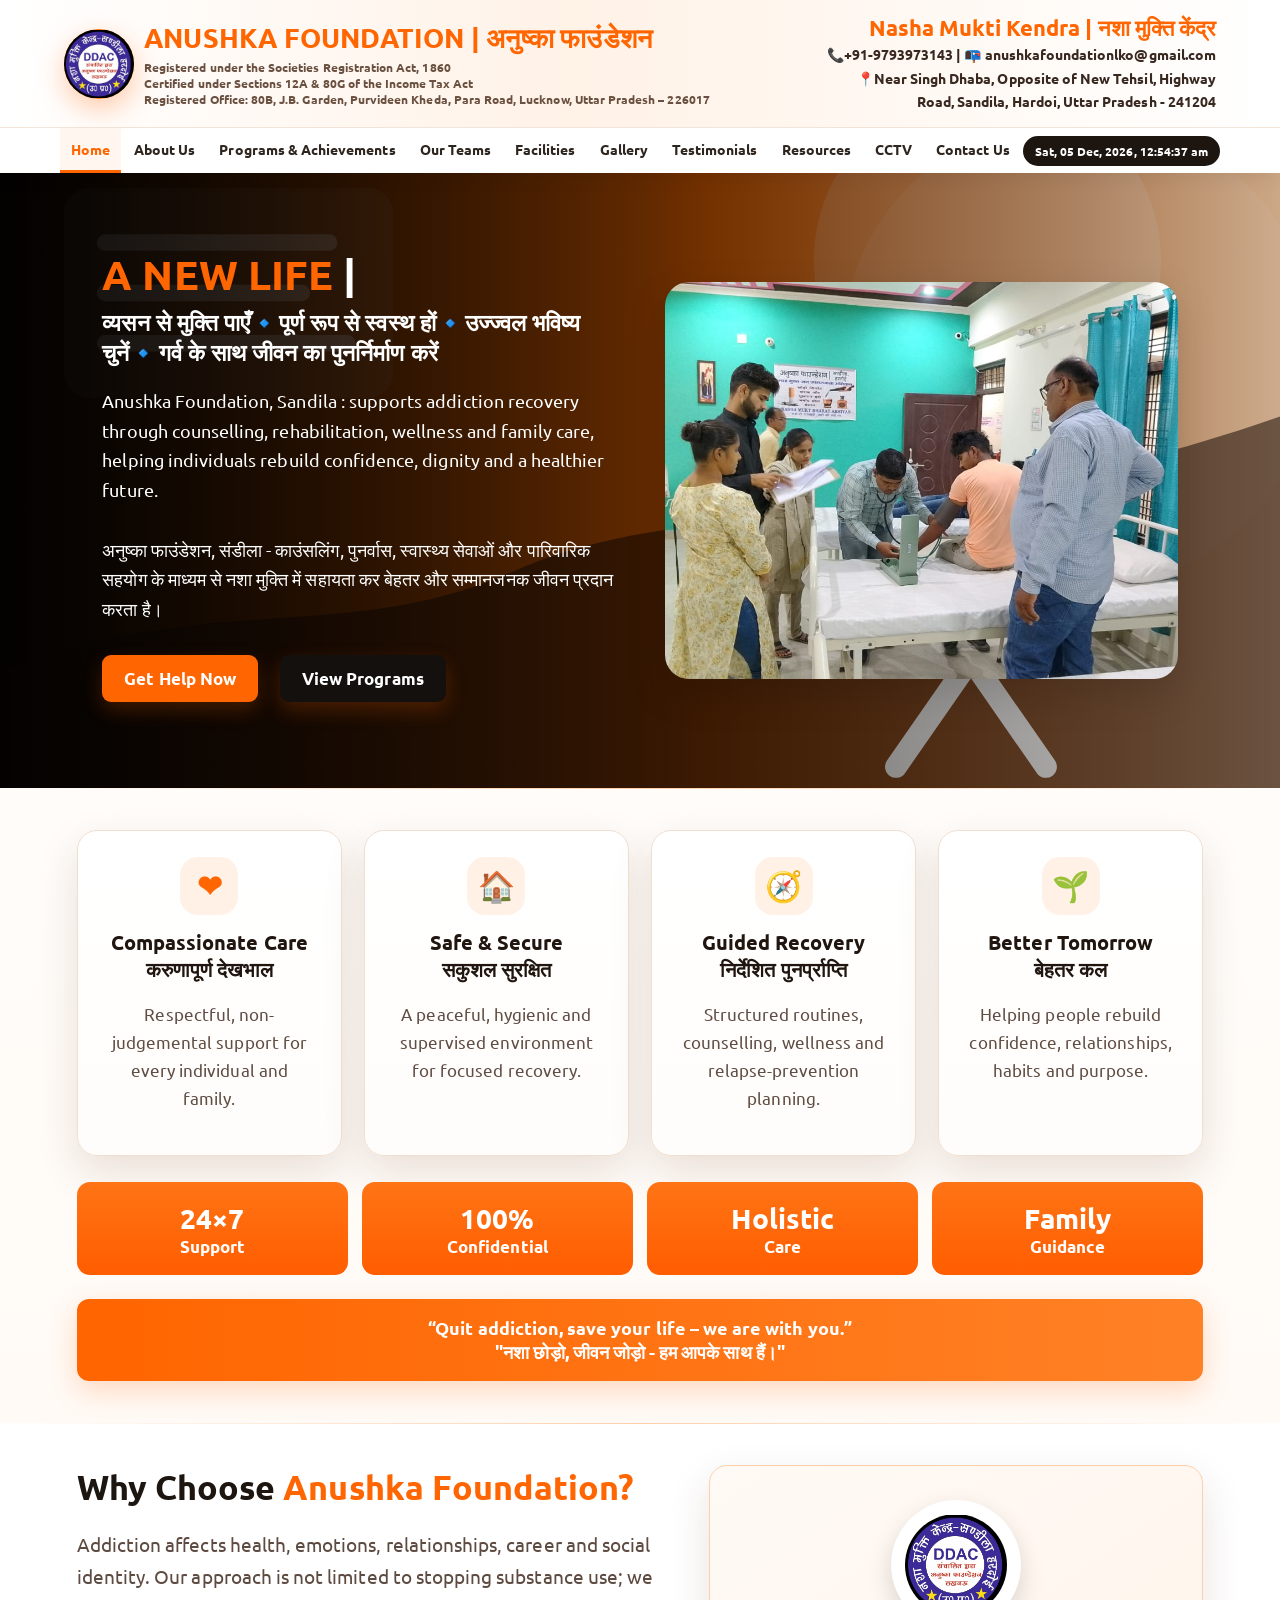
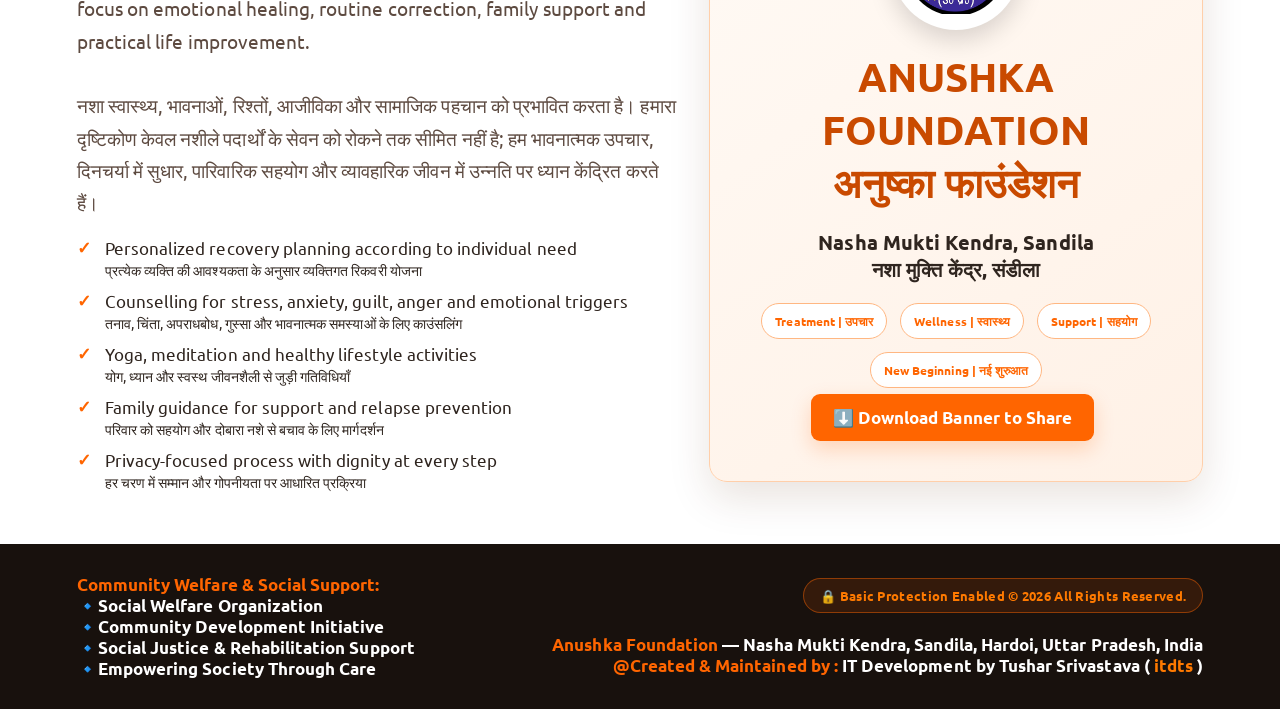
<file: index.html>
<!DOCTYPE html>
<html lang="en">

<head>
    <link rel="icon" href="assets/images/logo.png">
    <meta charset="UTF-8">
    <meta name="viewport" content="width=device-width, initial-scale=1.0">

    <title>Homepage | Anushka Foundation</title>

    <link rel="preconnect" href="https://fonts.googleapis.com">
    <link rel="preconnect" href="https://fonts.gstatic.com" crossorigin>

    <link href="https://fonts.googleapis.com/css2?family=Ubuntu:wght@400;500;700;800&display=swap"
        rel="stylesheet">

    <link rel="stylesheet" href="style.css">

<style>
#scrollTopBtn{
position:fixed;
bottom:24px;
right:24px;
width:52px;
height:52px;
border:none;
border-radius:50%;
background:#0f172a;
color:#fff;
font-size:22px;
cursor:pointer;
display:flex;
align-items:center;
justify-content:center;
box-shadow:0 10px 25px rgba(0,0,0,.25);
opacity:0;
visibility:hidden;
transform:translateY(20px);
transition:all .3s ease;
z-index:9999;
}
#scrollTopBtn.show{
opacity:1;
visibility:visible;
transform:translateY(0);
}
@media(max-width:768px){
#scrollTopBtn{
width:46px;
height:46px;
font-size:18px;
bottom:18px;
right:18px;
}
}
</style>

</head>

<body>

  <header class="topbar">

        <div class="brand-row">

            <div class="brand">

    <div class="logo-mark" onclick="openLogoPopup()">
        <img src="assets/images/logo.png" alt="Logo">
    </div>

    <div class="brand-name">

        <b>
            <span class="orange">Anushka</span>
            <span class="foundation-orange">Foundation</span>
            <span class="foundation-orange">|</span>
            <span class="orange">अनुष्का</span>
            <span class="foundation-orange">फाउंडेशन</span>
        </b>

        <small>
           Registered under the Societies Registration Act, 1860<br>
           Certified under Sections 12A & 80G of the Income Tax Act<br>
           Registered Office: 80B, J.B. Garden, Purvideen Kheda, Para Road, Lucknow, Uttar Pradesh – 226017
        </small>

    </div>

</div>

            <button class="menu-btn">☰ Menu</button>

            <div class="right-title">
                <b>Nasha Mukti Kendra | नशा मुक्ति केंद्र</span></b>

                <small>
                    📞+91-9793973143 | 📭 anushkafoundationlko@gmail.com <br>
                    📍Near Singh Dhaba, Opposite of New Tehsil, Highway <br>Road, Sandila, Hardoi, Uttar Pradesh - 241204
                </small>
            </div>

        </div>

<nav class="nav">

    <a href="index.html">Home</a>

    <a href="about.html">About Us</a>

    <a href="programs.html">Programs & Achievements</a>

    <a href="team.html">Our Teams</a>

    <a href="facilities.html">Facilities</a>

    <a href="gallery.html">Gallery</a>

    <a href="testimonials.html">Testimonials</a>

    <a href="resources.html">Resources</a>

    <a href="cctv.html">CCTV</a>

    <a href="contact.html">Contact Us</a>

    <span class="datebox" id="datetime"></span>

</nav>

    </header>

  <section class="hero">

    <!-- LEFT CONTENT -->
    <div class="hero-content">

<h1 id="typing-text"></h1>
        <h2>
            व्यसन से मुक्ति पाएँ🔹पूर्ण रूप से स्वस्थ हों🔹उज्ज्वल भविष्य चुनें🔹गर्व के साथ जीवन का पुनर्निर्माण करें
        </h2>

        <p>
            Anushka Foundation, Sandila : supports addiction recovery through counselling, rehabilitation, wellness and 
            family care, helping individuals rebuild confidence, dignity and a healthier future.
        </br><br>
            अनुष्का फाउंडेशन, संडीला - काउंसलिंग, पुनर्वास, स्वास्थ्य सेवाओं और पारिवारिक सहयोग के माध्यम से नशा मुक्ति में 
            सहायता कर बेहतर और सम्मानजनक जीवन प्रदान करता है।
        </p>

        <div class="hero-btns">

            <a class="btn" href="contact.html">
                Get Help Now
            </a>

            <a class="btn dark" href="programs.html">
                View Programs
            </a>

        </div>

    </div>

    <!-- RIGHT SIDE SLIDESHOW -->
    <div class="hero-slideshow">

        <img src="assets/images/homeslideshow/homeslideshow-image1.jpg" class="slide active" alt="Image 1">

        <img src="assets/images/homeslideshow/homeslideshow-image2.jpg" class="slide" alt="Image 2">

        <img src="assets/images/homeslideshow/homeslideshow-image3.jpg" class="slide" alt="Image 3">

        <img src="assets/images/homeslideshow/homeslideshow-image4.jpg" class="slide" alt="Image 4">

        <img src="assets/images/homeslideshow/homeslideshow-image5.jpg" class="slide" alt="Image 5">

    </div>

</section>
    <section class="section">

        <div class="grid grid-4">

            <div class="card feature">
                <div class="icon">❤</div>

                <h3>Compassionate Care
                </br> करुणापूर्ण देखभाल
                </h3>

                <p>
                    Respectful, non-judgemental support
                    for every individual and family.
                </p>
            </div>

            <div class="card feature">
                <div class="icon">🏠</div>

                <h3>Safe & Secure
                   </br> सकुशल सुरक्षित
                </h3>

                <p>
                    A peaceful, hygienic and supervised
                    environment for focused recovery.
                </p>
            </div>

            <div class="card feature">
                <div class="icon">🧭</div>

                <h3>Guided Recovery
                    </br> निर्देशित पुनर्प्राप्ति
                </h3>

                <p>
                    Structured routines, counselling,
                    wellness and relapse-prevention planning.
                </p>
            </div>

            <div class="card feature">
                <div class="icon">🌱</div>

                <h3>Better Tomorrow
                     </br> बेहतर कल
                </h3>

                <p>
                    Helping people rebuild confidence,
                    relationships, habits and purpose.
                </p>
            </div>

        </div>

        <div class="stats">

            <div class="stat">
                <b>24×7</b> Support
            </div>

            <div class="stat">
                <b>100%</b> Confidential
            </div>

            <div class="stat">
                <b>Holistic</b> Care
            </div>

            <div class="stat">
                <b>Family</b> Guidance
            </div>

        </div>

        <div class="strip">
            “Quit addiction, save your life – we are with you.”</br>
            "नशा छोड़ो, जीवन जोड़ो - हम आपके साथ हैं।"
        </div>

    </section>

    <section class="section white">

        <div class="two-col">

            <div>

                <h2 class="title">
                    Why Choose
                    <span class="orange-text">
                        Anushka Foundation?
                    </span>
                </h2>

                <p class="lead">
                    Addiction affects health, emotions,
                    relationships, career and social identity.
                    Our approach is not limited to stopping
                    substance use; we focus on emotional healing,
                    routine correction, family support and
                    practical life improvement.<br><br>
                    नशा स्वास्थ्य, भावनाओं, रिश्तों, आजीविका और सामाजिक पहचान
                     को प्रभावित करता है। हमारा दृष्टिकोण केवल नशीले पदार्थों के सेवन को 
                     रोकने तक सीमित नहीं है; हम भावनात्मक उपचार, दिनचर्या में सुधार, 
                     पारिवारिक सहयोग और व्यावहारिक जीवन में उन्नति पर ध्यान केंद्रित करते हैं।
                </p>

<ul class="list">

  <li>
    Personalized recovery planning according to individual need
    <br>
    <small>
      प्रत्येक व्यक्ति की आवश्यकता के अनुसार व्यक्तिगत रिकवरी योजना
    </small>
  </li>

  <li>
    Counselling for stress, anxiety, guilt, anger and emotional triggers
    <br>
    <small>
      तनाव, चिंता, अपराधबोध, गुस्सा और भावनात्मक समस्याओं के लिए काउंसलिंग
    </small>
  </li>

  <li>
    Yoga, meditation and healthy lifestyle activities
    <br>
    <small>
      योग, ध्यान और स्वस्थ जीवनशैली से जुड़ी गतिविधियाँ
    </small>
  </li>

  <li>
    Family guidance for support and relapse prevention
    <br>
    <small>
      परिवार को सहयोग और दोबारा नशे से बचाव के लिए मार्गदर्शन
    </small>
  </li>

  <li>
    Privacy-focused process with dignity at every step
    <br>
    <small>
      हर चरण में सम्मान और गोपनीयता पर आधारित प्रक्रिया
    </small>
  </li>

</ul>

          </div>

<div class="poster">

<!-- CENTER LOGO -->
<div class="poster-logo">

    <img src="assets/images/logo.png"
         alt="Anushka Foundation Logo">

</div>

    <h2>
        ANUSHKA FOUNDATION
        <br>
        अनुष्का फाउंडेशन
    </h2>

    <h3>
        Nasha Mukti Kendra, Sandila
        <br>
        नशा मुक्ति केंद्र, संडीला
    </h3>

    <div class="badge-row">

        <span class="badge">
            Treatment | उपचार
        </span>

        <span class="badge">
            Wellness | स्वास्थ्य
        </span>

        <span class="badge">
            Support | सहयोग
        </span>

        <span class="badge">
            New Beginning | नई शुरुआत
        </span>

    </div>

    <!-- BUTTON AREA -->
    <div class="poster-buttons">

        <a class="btn download-btn"
           href="assets/images/home-banner/anushka-banner.jpg"
           download="Anushka_Foundation_Banner.jpg">

          ⬇️  Download Banner to Share

        </a>

    </div>

</div>

</div>

    </section>

<!-- LOGO POPUP -->

<div class="logo-popup" id="logoPopup">

    <span class="close-popup" onclick="closeLogoPopup()">
        ✕
    </span>

    <img src="assets/images/logo.png" alt="Logo">

</div>

    <footer class="footer">

    <div class="footer-left">
       <b> Community Welfare & Social Support:</b><br>
🔹Social Welfare Organization<br>
🔹Community Development Initiative<br>
🔹Social Justice & Rehabilitation Support<br>
🔹Empowering Society Through Care
        
    </div>

    <div class="footer-right">
<span class="protection-tag">
            🔒 Basic Protection Enabled
            © 2026 All Rights Reserved.
        </span><br><br>
        <b>Anushka Foundation</b>
        — Nasha Mukti Kendra, Sandila, Hardoi, Uttar Pradesh, India
        <br>
        <b>@Created & Maintained by :</b>

        IT Development by Tushar Srivastava
        (
        <a href="https://www.linkedin.com/company/it-development-by-tushar-srivastava-itdts"
           class="footer-link"
           target="_blank">
            itdts
        </a>
        )

    </div>

</footer>

    <script src="script.js"></script>


<button id="scrollTopBtn" aria-label="Scroll to top">↑</button>
<script>
const scrollTopBtn=document.getElementById('scrollTopBtn');
window.addEventListener('scroll',()=>{
if(window.scrollY>300){
scrollTopBtn.classList.add('show');
}else{
scrollTopBtn.classList.remove('show');
}
});
scrollTopBtn.addEventListener('click',()=>{
window.scrollTo({top:0,behavior:'smooth'});
});
</script>

</body>

</html>
</file>
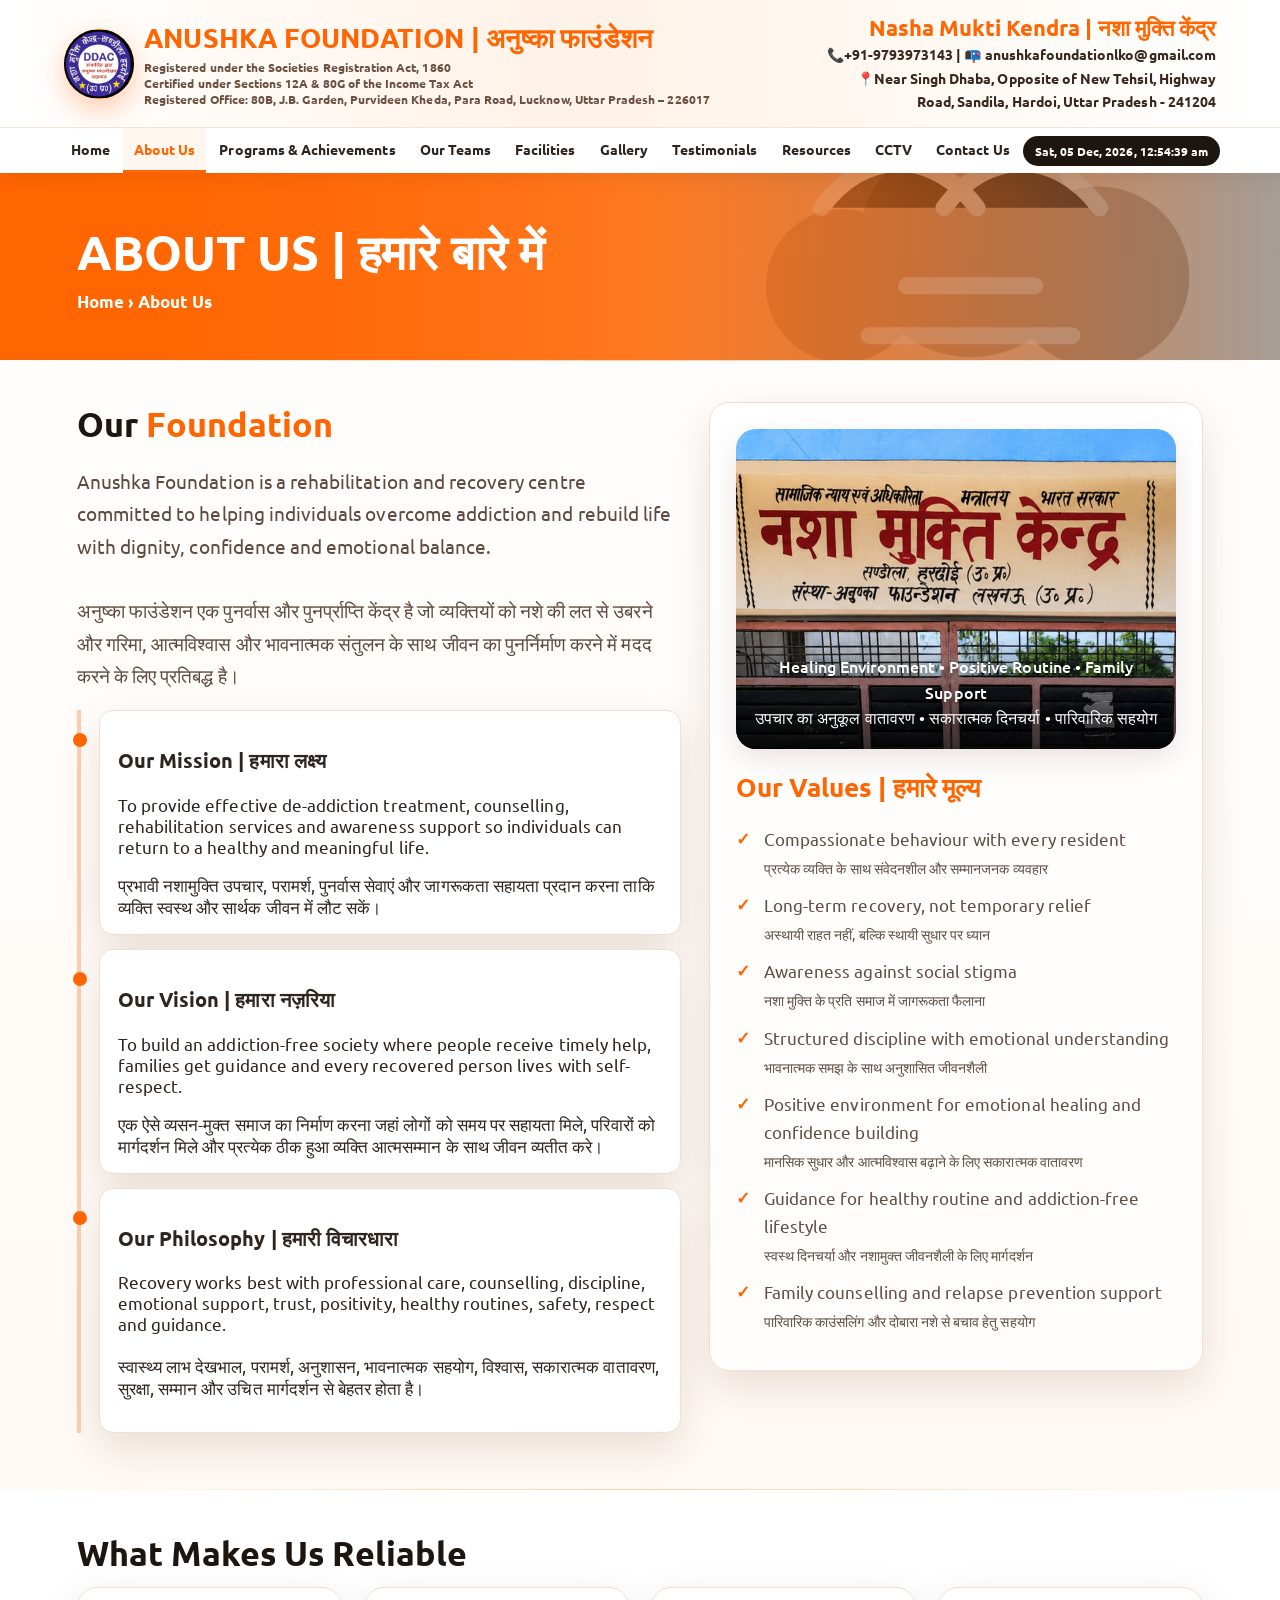
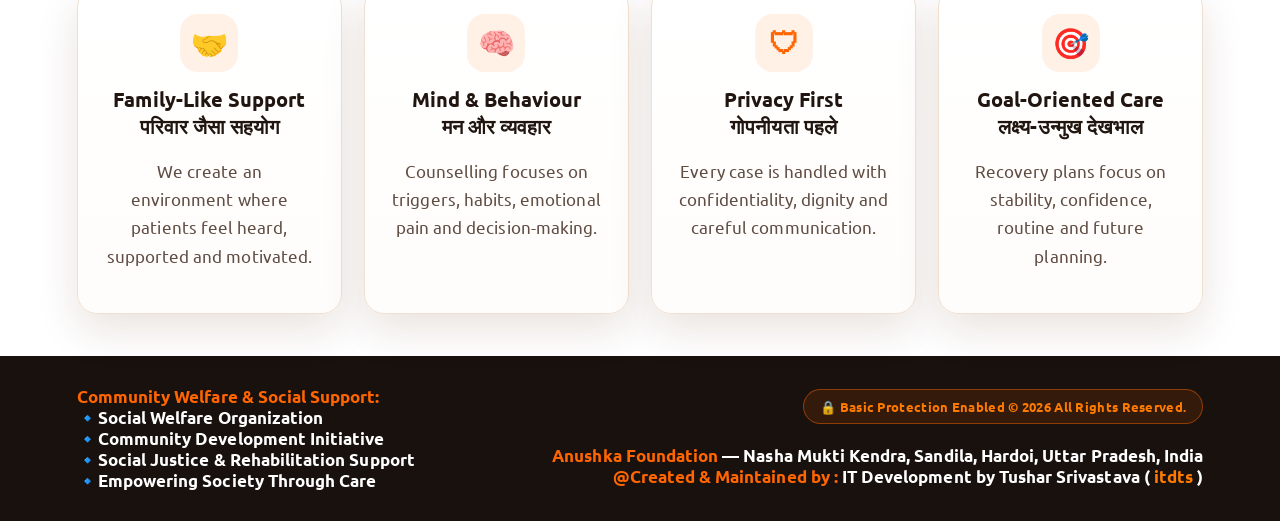
<file: about.html>
<!DOCTYPE html>
<html lang="en">
<head>
  <link rel="icon" href="assets/images/logo.png">
  <meta charset="UTF-8">
  <meta name="viewport" content="width=device-width, initial-scale=1.0">
  <title>About Us | Anushka Foundation</title>

  <link rel="preconnect" href="https://fonts.googleapis.com">
  <link rel="preconnect" href="https://fonts.gstatic.com" crossorigin>
  <link href="https://fonts.googleapis.com/css2?family=Ubuntu:wght@400;500;700;800&display=swap" rel="stylesheet">

  <link rel="stylesheet" href="style.css">

<style>
#scrollTopBtn{
position:fixed;
bottom:24px;
right:24px;
width:52px;
height:52px;
border:none;
border-radius:50%;
background:#0f172a;
color:#fff;
font-size:22px;
cursor:pointer;
display:flex;
align-items:center;
justify-content:center;
box-shadow:0 10px 25px rgba(0,0,0,.25);
opacity:0;
visibility:hidden;
transform:translateY(20px);
transition:all .3s ease;
z-index:9999;
}
#scrollTopBtn.show{
opacity:1;
visibility:visible;
transform:translateY(0);
}
@media(max-width:768px){
#scrollTopBtn{
width:46px;
height:46px;
font-size:18px;
bottom:18px;
right:18px;
}
}
</style>

</head>

<body>

  <header class="topbar">

        <div class="brand-row">

            <a class="brand" href="index.html">

                <div class="logo-mark">
    <img src="assets/images/logo.png" alt="Logo">
</div>

                <div class="brand-name">
                    <b>
                        <span class="orange">Anushka</span>
                        <span class="foundation-orange">Foundation</span>
                        <span class="foundation-orange">|</span>
                        <span class="orange">अनुष्का</span>
                        <span class="foundation-orange">फाउंडेशन</span>
                    </b>

                    <small>
           Registered under the Societies Registration Act, 1860<br>
           Certified under Sections 12A & 80G of the Income Tax Act<br>
           Registered Office: 80B, J.B. Garden, Purvideen Kheda, Para Road, Lucknow, Uttar Pradesh – 226017
        </small>
                </div>

            </a>

            <button class="menu-btn">☰ Menu</button>

            <div class="right-title">
                <b>Nasha Mukti Kendra | नशा मुक्ति केंद्र</span></b>

                <small>
                    📞+91-9793973143 | 📭 anushkafoundationlko@gmail.com <br>
                    📍Near Singh Dhaba, Opposite of New Tehsil, Highway <br>Road, Sandila, Hardoi, Uttar Pradesh - 241204
                </small>
            </div>

        </div>

        <nav class="nav">
            <a href="index.html">Home</a>
            <a href="about.html">About Us</a>
            <a href="programs.html">Programs & Achievements</a>
            <a href="team.html">Our Teams</a>
            <a href="facilities.html">Facilities</a>
            <a href="gallery.html">Gallery</a>
            <a href="testimonials.html">Testimonials</a>
            <a href="resources.html">Resources</a>
            <a href="cctv.html">CCTV</a>
            <a href="contact.html">Contact Us</a>

            <span class="datebox" id="datetime"></span>
        </nav>

    </header>

  <section class="page-head">
    <h1>ABOUT US | हमारे बारे में</h1>
    <p>Home › About Us</p>
  </section>

  <section class="section">
    <div class="two-col">

      <div>
        <h2 class="title">
          Our <span class="orange-text">Foundation</span>
        </h2>

        <p class="lead">
          Anushka Foundation is a rehabilitation and recovery centre committed to helping individuals overcome addiction and 
          rebuild life with dignity, confidence and emotional balance. &nbsp;<br><br>
          अनुष्का फाउंडेशन एक पुनर्वास और पुनर्प्राप्ति केंद्र है जो व्यक्तियों को नशे की लत से उबरने और गरिमा, आत्मविश्वास और भावनात्मक संतुलन के साथ जीवन 
          का पुनर्निर्माण करने में मदद करने के लिए प्रतिबद्ध है।
        </p>

        <div class="timeline">
          <div class="step">
            <h3>Our Mission | हमारा लक्ष्य</h3>
            <p>To provide effective de-addiction treatment, counselling, rehabilitation services and awareness support so individuals can return to a healthy and meaningful life.</p>
               प्रभावी नशामुक्ति उपचार, परामर्श, पुनर्वास सेवाएं और जागरूकता सहायता प्रदान करना ताकि व्यक्ति स्वस्थ और सार्थक जीवन में लौट सकें।
        </div>

          <div class="step">
            <h3>Our Vision | हमारा नज़रिया</h3>
            <p>To build an addiction-free society where people receive timely help, families get guidance and every recovered person lives with self-respect.</p>
               एक ऐसे व्यसन-मुक्त समाज का निर्माण करना जहां लोगों को समय पर सहायता मिले, परिवारों को मार्गदर्शन मिले और प्रत्येक ठीक हुआ व्यक्ति आत्मसम्मान के साथ जीवन व्यतीत करे।
        </div>

          <div class="step">
            <h3>Our Philosophy | हमारी विचारधारा</h3>
            <p>Recovery works best with professional care, counselling, discipline, emotional support, trust, positivity, healthy routines, 
              safety, respect and guidance.<br><br>
               स्वास्थ्य लाभ देखभाल, परामर्श, अनुशासन, भावनात्मक सहयोग, विश्वास, सकारात्मक वातावरण, सुरक्षा, सम्मान और उचित मार्गदर्शन से बेहतर होता है।
            </p>
          </div>
        </div>
      </div>

<div class="card">

    <div class="photo">
        <img src="assets/images/aboutus/nashamuktikendra.jpg" alt="Healing Environment">

        <div class="photo-text">
            Healing Environment • Positive Routine • Family Support
            <br>
            उपचार का अनुकूल वातावरण • सकारात्मक दिनचर्या • पारिवारिक सहयोग
        </div>
    </div>

        &nbsp;
        <h2 class="title-orange">Our Values | हमारे मूल्य</h2>


<ul class="list">

  <li>
    Compassionate behaviour with every resident
    <br>
    <small>प्रत्येक व्यक्ति के साथ संवेदनशील और सम्मानजनक व्यवहार</small>
  </li>

  <li>
    Long-term recovery, not temporary relief
    <br>
    <small>अस्थायी राहत नहीं, बल्कि स्थायी सुधार पर ध्यान</small>
  </li>

  <li>
    Awareness against social stigma
    <br>
    <small>नशा मुक्ति के प्रति समाज में जागरूकता फैलाना</small>
  </li>

  <li>
    Structured discipline with emotional understanding
    <br>
    <small>भावनात्मक समझ के साथ अनुशासित जीवनशैली</small>
  </li>

  <li>
        Positive environment for emotional healing and confidence building
        <br>
        <small>
            मानसिक सुधार और आत्मविश्वास बढ़ाने के लिए सकारात्मक वातावरण
        </small>
    </li>

    <li>
        Guidance for healthy routine and addiction-free lifestyle
        <br>
        <small>
            स्वस्थ दिनचर्या और नशामुक्त जीवनशैली के लिए मार्गदर्शन
        </small>
    </li>

    <li>
        Family counselling and relapse prevention support
        <br>
        <small>
            पारिवारिक काउंसलिंग और दोबारा नशे से बचाव हेतु सहयोग
        </small>
    </li>

</ul>
      </div>

    </div>
  </section>

  <section class="section white">
    <h2 class="title">What Makes Us Reliable</h2>

    <div class="grid grid-4">
      <div class="card feature">
        <div class="icon">🤝</div>
        <h3>Family-Like Support<br>
        परिवार जैसा सहयोग</h3>
        <p>We create an environment where patients feel heard, supported and motivated.</p>
      </div>

      <div class="card feature">
        <div class="icon">🧠</div>
        <h3>Mind & Behaviour<br>
        मन और व्यवहार</h3>
        <p>Counselling focuses on triggers, habits, emotional pain and decision-making.</p>
      </div>

      <div class="card feature">
        <div class="icon">🛡</div>
        <h3>Privacy First<br>
        गोपनीयता पहले</h3>
        <p>Every case is handled with confidentiality, dignity and careful communication.</p>
      </div>

      <div class="card feature">
        <div class="icon">🎯</div>
        <h3>Goal-Oriented Care<br>
        लक्ष्य-उन्मुख देखभाल</h3>
        <p>Recovery plans focus on stability, confidence, routine and future planning.</p>
      </div>
    </div>
  </section>

        <footer class="footer">

    <div class="footer-left">
       <b> Community Welfare & Social Support:</b><br>
🔹Social Welfare Organization<br>
🔹Community Development Initiative<br>
🔹Social Justice & Rehabilitation Support<br>
🔹Empowering Society Through Care
        
    </div>

    <div class="footer-right">
<span class="protection-tag">
            🔒 Basic Protection Enabled
            © 2026 All Rights Reserved.
        </span><br><br>
        <b>Anushka Foundation</b>
        — Nasha Mukti Kendra, Sandila, Hardoi, Uttar Pradesh, India
        <br>
        <b>@Created & Maintained by :</b>

        IT Development by Tushar Srivastava
        (
        <a href="https://www.linkedin.com/company/it-development-by-tushar-srivastava-itdts"
           class="footer-link"
           target="_blank">
            itdts
        </a>
        )

    </div>

</footer>
  <script src="script.js"></script>


<button id="scrollTopBtn" aria-label="Scroll to top">↑</button>
<script>
const scrollTopBtn=document.getElementById('scrollTopBtn');
window.addEventListener('scroll',()=>{
if(window.scrollY>300){
scrollTopBtn.classList.add('show');
}else{
scrollTopBtn.classList.remove('show');
}
});
scrollTopBtn.addEventListener('click',()=>{
window.scrollTo({top:0,behavior:'smooth'});
});
</script>

</body>
</html>
</file>
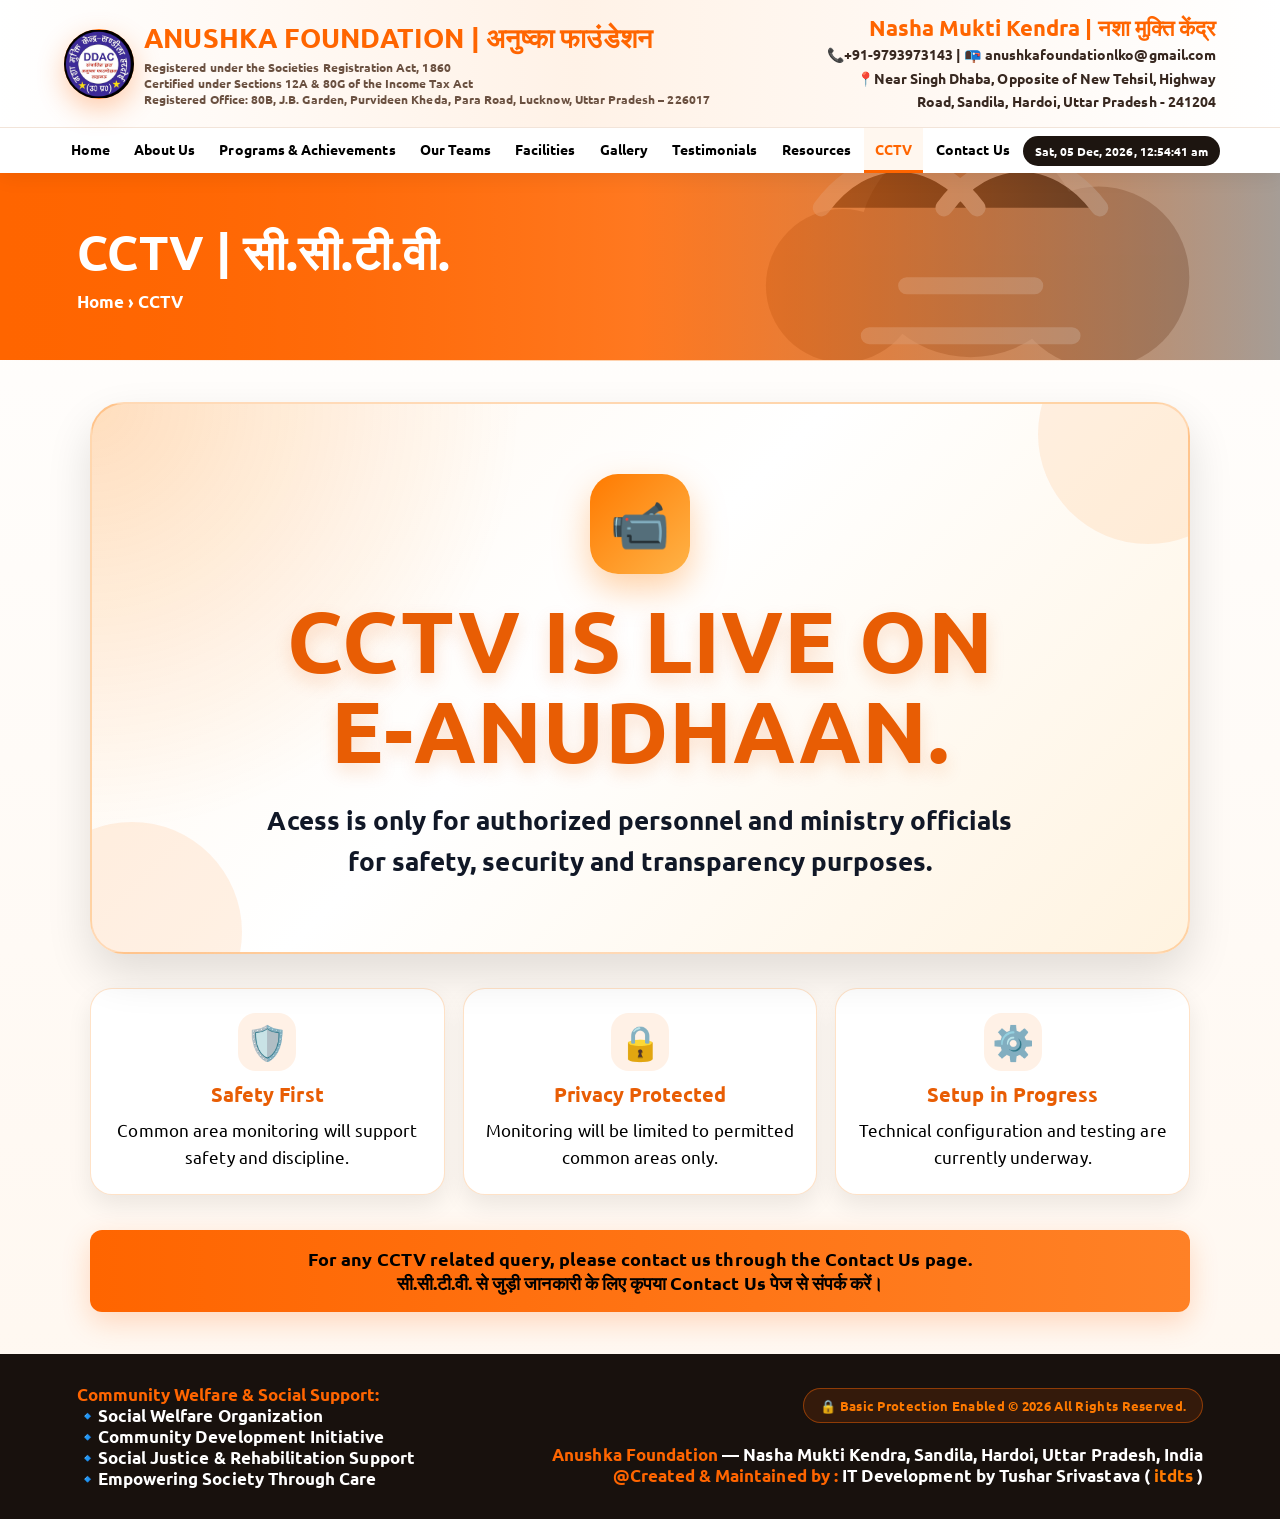
<file: cctv.html>
<!DOCTYPE html>
<html lang="en">

<head>
    <link rel="icon" href="assets/images/logo.png">
    <!-- CHARACTER ENCODING -->
    <meta charset="UTF-8">

    <!-- RESPONSIVE VIEWPORT -->
    <meta name="viewport" content="width=device-width, initial-scale=1.0">

    <!-- PAGE TITLE -->
    <title>CCTV | Anushka Foundation</title>

    <!-- GOOGLE FONT -->
    <link rel="preconnect" href="https://fonts.googleapis.com">
    <link rel="preconnect" href="https://fonts.gstatic.com" crossorigin>
    <link href="https://fonts.googleapis.com/css2?family=Ubuntu:wght@400;500;700;800&display=swap" rel="stylesheet">

    <!-- MAIN CSS FILE -->
    <link rel="stylesheet" href="style.css">


    <!-- CCTV PAGE SPECIFIC STYLE -->
    <style>
        body { color: #000; }

        .cctv-soon-wrapper {
            max-width: 1100px;
            margin: 0 auto;
            text-align: center;
        }

        .cctv-soon-card {
            position: relative;
            overflow: hidden;
            padding: 70px 28px;
            border-radius: 34px;
            background:
                radial-gradient(circle at top left, rgba(255, 122, 0, 0.20), transparent 35%),
                linear-gradient(135deg, #fff7ed, #ffffff 45%, #fff3e0);
            border: 2px solid rgba(255, 122, 0, 0.28);
            box-shadow: 0 20px 45px rgba(0,0,0,0.12);
        }

        .cctv-soon-card::before,
        .cctv-soon-card::after {
            content: "";
            position: absolute;
            width: 220px;
            height: 220px;
            border-radius: 50%;
            background: rgba(255, 122, 0, 0.10);
            z-index: 0;
        }

        .cctv-soon-card::before {
            top: -80px;
            right: -70px;
        }

        .cctv-soon-card::after {
            bottom: -90px;
            left: -70px;
        }

        .cctv-soon-content {
            position: relative;
            z-index: 1;
        }

        .cctv-icon {
            width: 100px;
            height: 100px;
            margin: 0 auto 22px;
            display: flex;
            align-items: center;
            justify-content: center;
            border-radius: 28px;
            background: linear-gradient(135deg, #ff7a00, #ffb347);
            color: #fff;
            font-size: 48px;
            box-shadow: 0 15px 35px rgba(255, 122, 0, 0.35);
        }

        .cctv-live-soon {
            margin: 0;
            font-size: clamp(42px, 7vw, 86px);
            line-height: 1.05;
            font-weight: 800;
            letter-spacing: 1px;
            color: #e85d04;
            text-transform: uppercase;
            text-shadow: 0 8px 18px rgba(232, 93, 4, 0.18);
        }

        .cctv-subtitle {
            margin: 22px auto 0;
            max-width: 780px;
            font-size: clamp(18px, 2.2vw, 26px);
            line-height: 1.6;
            font-weight: 700;
            color: #111827;
        }

        .cctv-note-box {
            margin-top: 34px;
            padding: 22px;
            border-radius: 22px;
            background: #ffffff;
            border: 1px solid rgba(255, 122, 0, 0.25);
            box-shadow: 0 12px 28px rgba(0,0,0,0.08);
            font-size: 17px;
            line-height: 1.7;
        }

        .cctv-status-grid {
            margin-top: 34px;
            display: grid;
            grid-template-columns: repeat(3, 1fr);
            gap: 18px;
        }

        .cctv-status-box {
            padding: 24px 18px;
            border-radius: 22px;
            background: #fff;
            border: 1px solid rgba(255, 122, 0, 0.22);
            box-shadow: 0 10px 25px rgba(0,0,0,0.08);
        }

        .cctv-status-box .icon {
            font-size: 34px;
            margin-bottom: 10px;
        }

        .cctv-status-box h3 {
            margin: 0 0 8px;
            color: #e85d04;
            font-size: 20px;
        }

        .cctv-status-box p {
            margin: 0;
            line-height: 1.6;
        }

        @media (max-width: 768px) {
            .cctv-soon-card { padding: 46px 18px; border-radius: 24px; }
            .cctv-icon { width: 78px; height: 78px; font-size: 38px; border-radius: 22px; }
            .cctv-status-grid { grid-template-columns: 1fr; }
        }
    </style>


<style>
#scrollTopBtn{
position:fixed;
bottom:24px;
right:24px;
width:52px;
height:52px;
border:none;
border-radius:50%;
background:#0f172a;
color:#fff;
font-size:22px;
cursor:pointer;
display:flex;
align-items:center;
justify-content:center;
box-shadow:0 10px 25px rgba(0,0,0,.25);
opacity:0;
visibility:hidden;
transform:translateY(20px);
transition:all .3s ease;
z-index:9999;
}
#scrollTopBtn.show{
opacity:1;
visibility:visible;
transform:translateY(0);
}
@media(max-width:768px){
#scrollTopBtn{
width:46px;
height:46px;
font-size:18px;
bottom:18px;
right:18px;
}
}
</style>

</head>

<body>

    <!-- ===================================================== -->
    <!-- HEADER SECTION - SAME AS CONTACT PAGE -->
    <!-- ===================================================== -->

<header class="topbar">

        <div class="brand-row">

            <!-- LOGO + WEBSITE NAME -->
            <a class="brand" href="index.html">

                <div class="logo-mark">

                    <img src="assets/images/logo.png" alt="Logo">

                </div>

                <div class="brand-name">

                    <b>

                        <span class="orange">Anushka</span>

                        <span class="foundation-orange">Foundation</span>

                        <span class="foundation-orange">|</span>

                        <span class="orange">अनुष्का</span>

                        <span class="foundation-orange">फाउंडेशन</span>

                    </b>

                    <small>
           Registered under the Societies Registration Act, 1860<br>
           Certified under Sections 12A & 80G of the Income Tax Act<br>
           Registered Office: 80B, J.B. Garden, Purvideen Kheda, Para Road, Lucknow, Uttar Pradesh – 226017
        </small>

                </div>

            </a>

            <!-- MOBILE MENU BUTTON -->
            <button class="menu-btn">
                ☰ Menu
            </button>

            <!-- RIGHT SIDE NGO INFO -->
            <div class="right-title">

                <b>
                    Nasha Mukti Kendra | नशा मुक्ति केंद्र
                </b>

                <small>
                    📞+91-9793973143 | 📭 anushkafoundationlko@gmail.com <br>
                    📍Near Singh Dhaba, Opposite of New Tehsil, Highway <br>Road, Sandila, Hardoi, Uttar Pradesh - 241204
                </small>

            </div>

        </div>

        <!-- NAVIGATION MENU -->
        <nav class="nav">

            <a href="index.html">Home</a>

            <a href="about.html">About Us</a>

            <a href="programs.html">Programs & Achievements</a>

            <a href="team.html">Our Teams</a>

            <a href="facilities.html">Facilities</a>

            <a href="gallery.html">Gallery</a>

            <a href="testimonials.html">Testimonials</a>

            <a href="resources.html">Resources</a>

            <a href="cctv.html">CCTV</a>

            <a href="contact.html">Contact Us</a>

            <!-- DATE & TIME BOX -->
            <span class="datebox" id="datetime"></span>

        </nav>

    </header>

    <!-- ===================================================== -->
    <!-- PAGE HEADER -->
    <!-- ===================================================== -->

    <section class="page-head">
        <h1>CCTV | सी.सी.टी.वी.</h1>
        <p>Home › CCTV</p>
    </section>

    <!-- ===================================================== -->
    <!-- CCTV COMING SOON SECTION -->
    <!-- ===================================================== -->

    <section class="section">
        <div class="cctv-soon-wrapper">
            <div class="cctv-soon-card">
                <div class="cctv-soon-content">
                    <div class="cctv-icon">📹</div>

                    <h2 class="cctv-live-soon">CCTV is live on <br> e-anudhaan.</h2>

                    <p class="cctv-subtitle">
                        Acess is only for authorized personnel and ministry officials for safety, security and transparency purposes.
                    </p>
                </div>
            </div>

            <div class="cctv-status-grid">
                <div class="cctv-status-box">
                    <div class="icon">🛡️</div>
                    <h3>Safety First</h3>
                    <p>Common area monitoring will support safety and discipline.</p>
                </div>

                <div class="cctv-status-box">
                    <div class="icon">🔒</div>
                    <h3>Privacy Protected</h3>
                    <p>Monitoring will be limited to permitted common areas only.</p>
                </div>

                <div class="cctv-status-box">
                    <div class="icon">⚙️</div>
                    <h3>Setup in Progress</h3>
                    <p>Technical configuration and testing are currently underway.</p>
                </div>
            </div>

            <div class="strip" style="color:#000; margin-top:35px;">
                For any CCTV related query, please contact us through the Contact Us page.
                <br>
                सी.सी.टी.वी. से जुड़ी जानकारी के लिए कृपया Contact Us पेज से संपर्क करें।
            </div>
        </div>
    </section>

    <!-- ===================================================== -->
    <!-- FOOTER SECTION - SAME AS CONTACT PAGE -->
    <!-- ===================================================== -->

<footer class="footer">

    <div class="footer-left">
       <b> Community Welfare & Social Support:</b><br>
🔹Social Welfare Organization<br>
🔹Community Development Initiative<br>
🔹Social Justice & Rehabilitation Support<br>
🔹Empowering Society Through Care
        
    </div>

    <div class="footer-right">
<span class="protection-tag">
            🔒 Basic Protection Enabled
            © 2026 All Rights Reserved.
        </span><br><br>
        <b>Anushka Foundation</b>
        — Nasha Mukti Kendra, Sandila, Hardoi, Uttar Pradesh, India
        <br>
        <b>@Created & Maintained by :</b>

        IT Development by Tushar Srivastava
        (
        <a href="https://www.linkedin.com/company/it-development-by-tushar-srivastava-itdts"
           class="footer-link"
           target="_blank">
            itdts
        </a>
        )

    </div>

</footer>

    <!-- MAIN JAVASCRIPT FILE -->
    <script src="script.js"></script>

<button id="scrollTopBtn" aria-label="Scroll to top">↑</button>
<script>
const scrollTopBtn=document.getElementById('scrollTopBtn');
window.addEventListener('scroll',()=>{
if(window.scrollY>300){
scrollTopBtn.classList.add('show');
}else{
scrollTopBtn.classList.remove('show');
}
});
scrollTopBtn.addEventListener('click',()=>{
window.scrollTo({top:0,behavior:'smooth'});
});
</script>

</body>

</html>
</file>
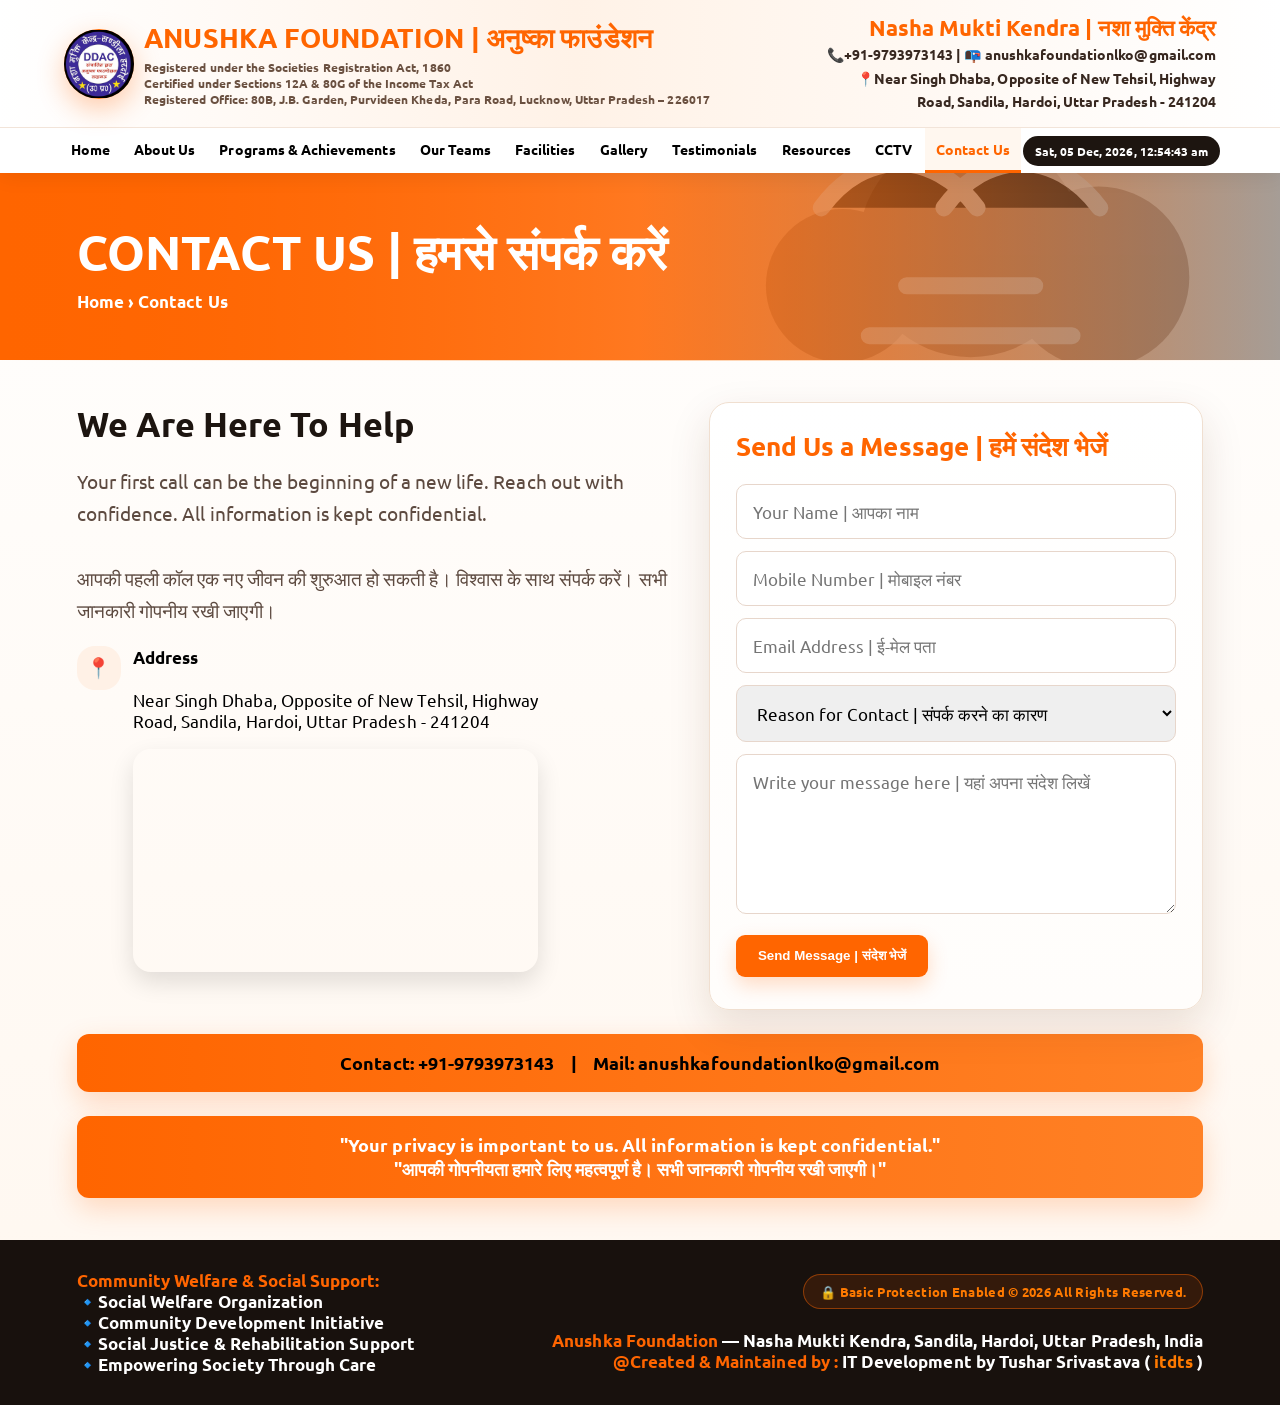
<file: contact.html>
<!DOCTYPE html>
<html lang="en">

<head>
<link rel="icon" href="assets/images/logo.png">
    <!-- CHARACTER ENCODING -->
    <meta charset="UTF-8">

    <!-- RESPONSIVE VIEWPORT -->
    <meta name="viewport" content="width=device-width, initial-scale=1.0">

    <!-- PAGE TITLE -->
    <title>Contact Us | Anushka Foundation</title>

    <!-- GOOGLE FONT -->
    <link rel="preconnect" href="https://fonts.googleapis.com">

    <link rel="preconnect" href="https://fonts.gstatic.com" crossorigin>

    <link href="https://fonts.googleapis.com/css2?family=Ubuntu:wght@400;500;700;800&display=swap"
        rel="stylesheet">

    <!-- MAIN CSS FILE -->
    <link rel="stylesheet" href="style.css">

    <!-- PAGE SPECIFIC STYLE -->
    <style>

        body {
            color: #000;
        }

    </style>


<style>
#scrollTopBtn{
position:fixed;
bottom:24px;
right:24px;
width:52px;
height:52px;
border:none;
border-radius:50%;
background:#0f172a;
color:#fff;
font-size:22px;
cursor:pointer;
display:flex;
align-items:center;
justify-content:center;
box-shadow:0 10px 25px rgba(0,0,0,.25);
opacity:0;
visibility:hidden;
transform:translateY(20px);
transition:all .3s ease;
z-index:9999;
}
#scrollTopBtn.show{
opacity:1;
visibility:visible;
transform:translateY(0);
}
@media(max-width:768px){
#scrollTopBtn{
width:46px;
height:46px;
font-size:18px;
bottom:18px;
right:18px;
}
}
</style>

</head>

<body>

    <!-- ===================================================== -->
    <!-- HEADER SECTION -->
    <!-- ===================================================== -->

    <header class="topbar">

        <div class="brand-row">

            <!-- LOGO + WEBSITE NAME -->
            <a class="brand" href="index.html">

                <div class="logo-mark">

                    <img src="assets/images/logo.png" alt="Logo">

                </div>

                <div class="brand-name">

                    <b>

                        <span class="orange">Anushka</span>

                        <span class="foundation-orange">Foundation</span>

                        <span class="foundation-orange">|</span>

                        <span class="orange">अनुष्का</span>

                        <span class="foundation-orange">फाउंडेशन</span>

                    </b>

                    <small>
           Registered under the Societies Registration Act, 1860<br>
           Certified under Sections 12A & 80G of the Income Tax Act<br>
           Registered Office: 80B, J.B. Garden, Purvideen Kheda, Para Road, Lucknow, Uttar Pradesh – 226017
        </small>

                </div>

            </a>

            <!-- MOBILE MENU BUTTON -->
            <button class="menu-btn">
                ☰ Menu
            </button>

            <!-- RIGHT SIDE NGO INFO -->
            <div class="right-title">

                <b>
                    Nasha Mukti Kendra | नशा मुक्ति केंद्र
                </b>

                <small>
                    📞+91-9793973143 | 📭 anushkafoundationlko@gmail.com <br>
                    📍Near Singh Dhaba, Opposite of New Tehsil, Highway <br>Road, Sandila, Hardoi, Uttar Pradesh - 241204
                </small>

            </div>

        </div>

        <!-- NAVIGATION MENU -->
        <nav class="nav">

            <a href="index.html">Home</a>

            <a href="about.html">About Us</a>

            <a href="programs.html">Programs & Achievements</a>

            <a href="team.html">Our Teams</a>

            <a href="facilities.html">Facilities</a>

            <a href="gallery.html">Gallery</a>

            <a href="testimonials.html">Testimonials</a>

            <a href="resources.html">Resources</a>

            <a href="cctv.html">CCTV</a>

            <a href="contact.html">Contact Us</a>

            <!-- DATE & TIME BOX -->
            <span class="datebox" id="datetime"></span>

        </nav>

    </header>

    <!-- ===================================================== -->
    <!-- PAGE HEADER -->
    <!-- ===================================================== -->

    <section class="page-head">

        <h1>
            CONTACT US | हमसे संपर्क करें
        </h1>

        <p>
            Home › Contact Us
        </p>

    </section>

    <!-- ===================================================== -->
    <!-- CONTACT SECTION -->
    <!-- ===================================================== -->

    <section class="section">

        <div class="two-col">

            <!-- ================================================= -->
            <!-- LEFT SIDE CONTACT INFO -->
            <!-- ================================================= -->

            <div>

                <h2 class="title">

                    We Are Here To Help

                </h2>

                <p class="lead">

                    Your first call can be the beginning
                    of a new life.

                    Reach out with confidence.
                    All information is kept confidential.

                    <br><br>

                    आपकी पहली कॉल एक नए जीवन की शुरुआत
                    हो सकती है।

                    विश्वास के साथ संपर्क करें।
                    सभी जानकारी गोपनीय रखी जाएगी।

                </p>

                <!-- ADDRESS SECTION -->

                <div class="info-line">

                    <div class="icon">
                        📍
                    </div>

                    <div>

                        <b>Address</b>

                        <br><br>

                        Near Singh Dhaba,
                        Opposite of New Tehsil,
                        Highway <br>Road,
                        Sandila, Hardoi,
                        Uttar Pradesh - 241204

                        <!-- GOOGLE MAP -->

                        <div class="map-box">

                            <iframe
                                src="https://www.google.com/maps/embed?pb=!1m14!1m12!1m3!1d444.1027874680225!2d80.49972575526161!3d27.0673565117037!2m3!1f0!2f0!3f0!3m2!1i1024!2i768!4f13.1!5e0!3m2!1sen!2sin!4v1778397878672!5m2!1sen!2sin"
                                width="100%"
                                height="220"
                                style="border:0;"
                                allowfullscreen=""
                                loading="lazy">

                            </iframe>

                        </div>

                    </div>

                </div>

            </div>

            <!-- ================================================= -->
            <!-- CONTACT FORM -->
            <!-- ================================================= -->

            <div class="card contact-box">

                <h2 class="title-orange">

                    Send Us a Message | हमें संदेश भेजें

                </h2>

                <!-- FORM SUBMIT -->
                <form
                    action="https://formsubmit.co/anushkafoundationlko@gmail.com"
                    method="POST"
                >

                    <!-- NAME -->
                    <input
                        type="text"
                        name="name"
                        placeholder="Your Name | आपका नाम"
                        required
                    >

                    <!-- MOBILE -->
                    <input
                        type="tel"
                        name="mobile"
                        placeholder="Mobile Number | मोबाइल नंबर"
                        required
                    >

                    <!-- EMAIL -->
                    <input
                        type="email"
                        name="email"
                        placeholder="Email Address | ई-मेल पता"
                    >

                    <!-- REASON SELECT -->
                    <select name="reason" required>

                        <option value="">
                            Reason for Contact | संपर्क करने का कारण
                        </option>

                        <option>
                            Admission Enquiry | प्रवेश संबंधी पूछताछ
                        </option>

                        <option>
                            Family Counselling | पारिवारिक परामर्श
                        </option>

                        <option>
                            Program Details | कार्यक्रम का विवरण
                        </option>

                        <option>
                            Emergency Support | आपातकालीन सहायता
                        </option>

                    </select>

                    <!-- MESSAGE BOX -->
                    <textarea
                        name="message"
                        rows="6"
                        placeholder="Write your message here | यहां अपना संदेश लिखें"
                        required
                    ></textarea>

                    <!-- ================================================= -->
                    <!-- FORM SETTINGS -->
                    <!-- ================================================= -->

                    <!-- EMAIL SUBJECT -->
                    <input
                        type="hidden"
                        name="_subject"
                        value="New Message From Anushka Foundation Website"
                    >

                    <!-- CAPTCHA DISABLE -->
                    <input
                        type="hidden"
                        name="_captcha"
                        value="false"
                    >

                    <!-- TABLE FORMAT EMAIL -->
                    <input
                        type="hidden"
                        name="_template"
                        value="table"
                    >

                    <!-- SUBMIT BUTTON -->
                    <button class="btn" type="submit">

                        Send Message | संदेश भेजें

                    </button>

                </form>

            </div>

        </div>

        <!-- ===================================================== -->
        <!-- CONTACT STRIP -->
        <!-- ===================================================== -->

        <div class="strip" style="color: #000;">

            Contact:
            +91-9793973143

            &nbsp;&nbsp;&nbsp;|&nbsp;&nbsp;&nbsp;

            Mail:
            anushkafoundationlko@gmail.com

        </div>

        <!-- PRIVACY MESSAGE -->

        <div class="strip">

            "Your privacy is important to us.
            All information is kept confidential."

            <br>

            "आपकी गोपनीयता हमारे लिए महत्वपूर्ण है।
            सभी जानकारी गोपनीय रखी जाएगी।"

        </div>

    </section>

    <!-- ===================================================== -->
    <!-- FOOTER -->
    <!-- ===================================================== -->

    <footer class="footer">

    <div class="footer-left">
       <b> Community Welfare & Social Support:</b><br>
🔹Social Welfare Organization<br>
🔹Community Development Initiative<br>
🔹Social Justice & Rehabilitation Support<br>
🔹Empowering Society Through Care
        
    </div>

    <div class="footer-right">
<span class="protection-tag">
            🔒 Basic Protection Enabled
            © 2026 All Rights Reserved.
        </span><br><br>
        <b>Anushka Foundation</b>
        — Nasha Mukti Kendra, Sandila, Hardoi, Uttar Pradesh, India
        <br>
        <b>@Created & Maintained by :</b>

        IT Development by Tushar Srivastava
        (
        <a href="https://www.linkedin.com/company/it-development-by-tushar-srivastava-itdts"
           class="footer-link"
           target="_blank">
            itdts
        </a>
        )

    </div>

</footer>

    <!-- MAIN JAVASCRIPT FILE -->
    <script src="script.js"></script>


<button id="scrollTopBtn" aria-label="Scroll to top">↑</button>
<script>
const scrollTopBtn=document.getElementById('scrollTopBtn');
window.addEventListener('scroll',()=>{
if(window.scrollY>300){
scrollTopBtn.classList.add('show');
}else{
scrollTopBtn.classList.remove('show');
}
});
scrollTopBtn.addEventListener('click',()=>{
window.scrollTo({top:0,behavior:'smooth'});
});
</script>

</body>

</html>
</file>
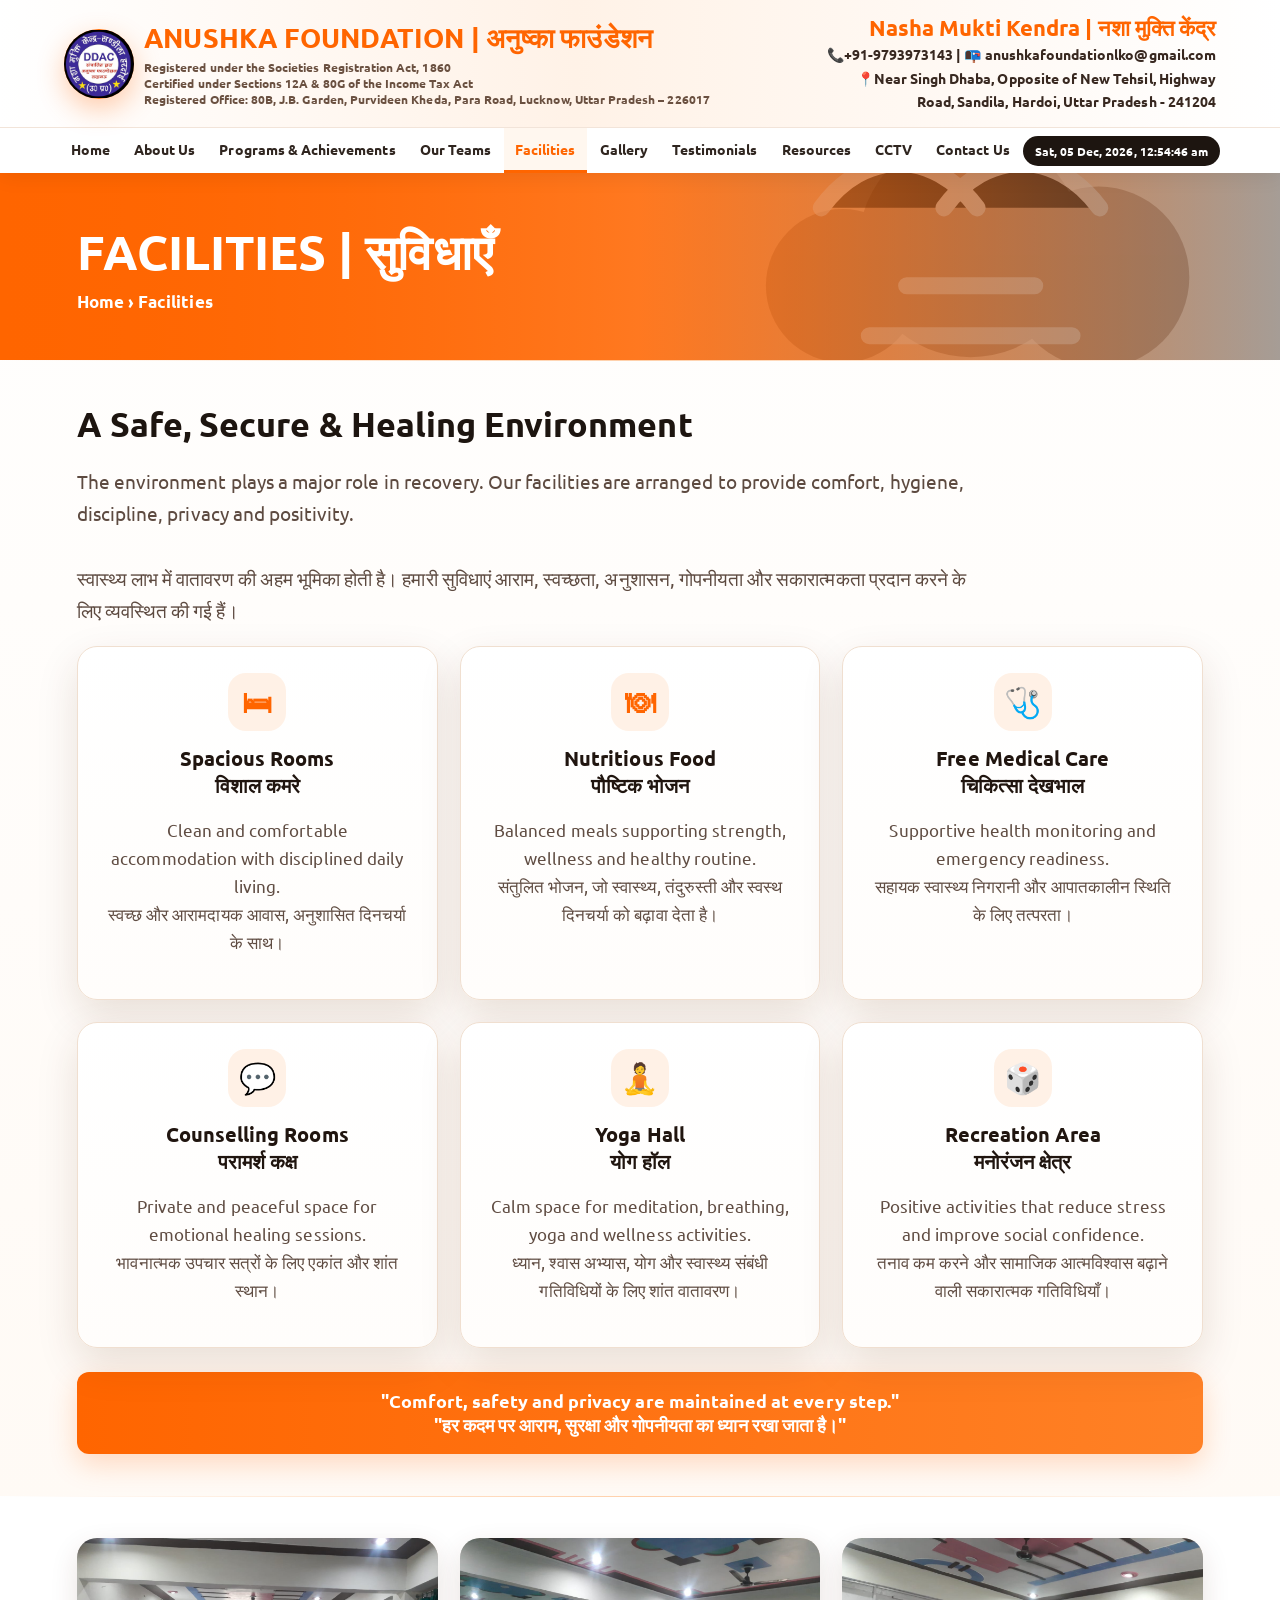
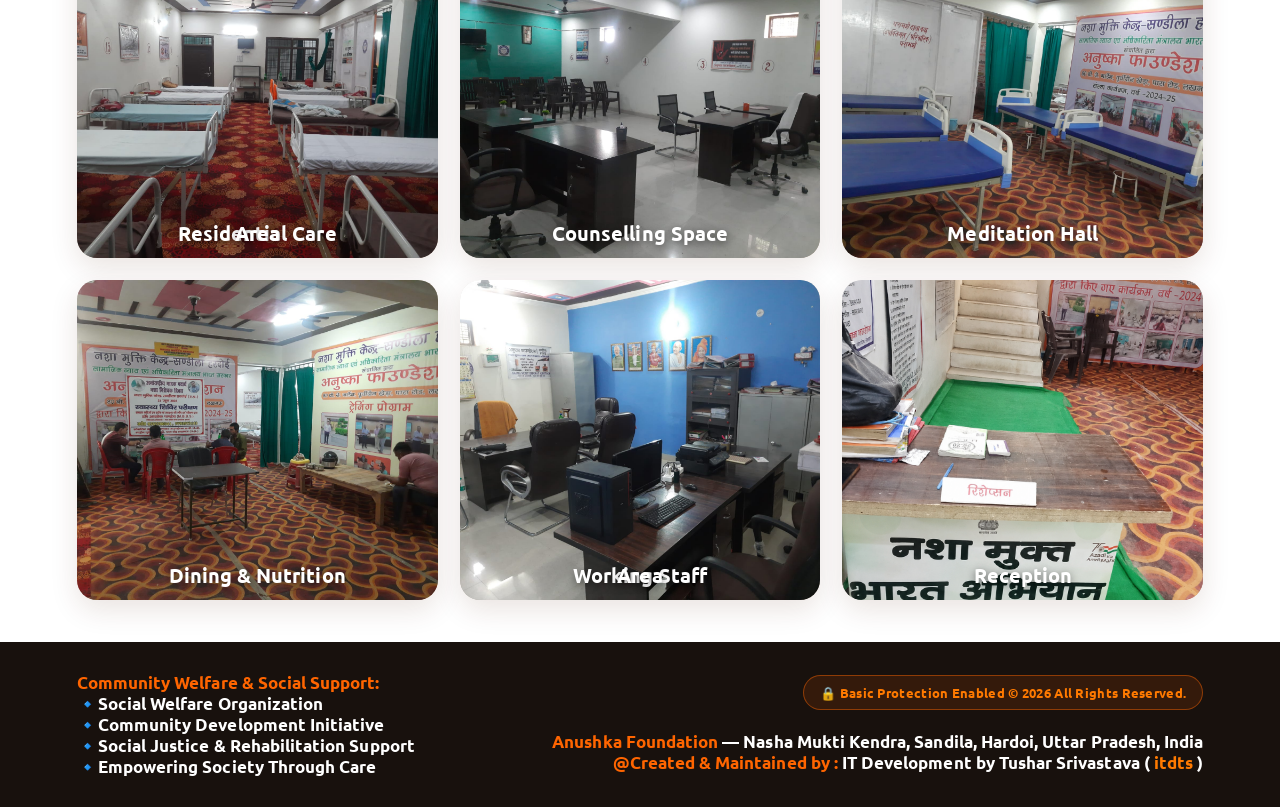
<file: facilities.html>
<!DOCTYPE html>
<html lang="en">

<head>
<link rel="icon" href="assets/images/logo.png">
    <!-- CHARACTER ENCODING -->
    <meta charset="UTF-8">

    <!-- RESPONSIVE VIEWPORT -->
    <meta name="viewport" content="width=device-width, initial-scale=1.0">

    <!-- PAGE TITLE -->
    <title>Facilities | Anushka Foundation</title>

    <!-- GOOGLE FONT -->
    <link rel="preconnect" href="https://fonts.googleapis.com">

    <link rel="preconnect" href="https://fonts.gstatic.com" crossorigin>

    <link
        href="https://fonts.googleapis.com/css2?family=Ubuntu:wght@400;500;700;800&display=swap"
        rel="stylesheet"
    >

    <!-- MAIN CSS FILE -->
    <link rel="stylesheet" href="style.css">


<style>
#scrollTopBtn{
position:fixed;
bottom:24px;
right:24px;
width:52px;
height:52px;
border:none;
border-radius:50%;
background:#0f172a;
color:#fff;
font-size:22px;
cursor:pointer;
display:flex;
align-items:center;
justify-content:center;
box-shadow:0 10px 25px rgba(0,0,0,.25);
opacity:0;
visibility:hidden;
transform:translateY(20px);
transition:all .3s ease;
z-index:9999;
}
#scrollTopBtn.show{
opacity:1;
visibility:visible;
transform:translateY(0);
}
@media(max-width:768px){
#scrollTopBtn{
width:46px;
height:46px;
font-size:18px;
bottom:18px;
right:18px;
}
}
</style>

</head>

<body>

    <!-- ===================================================== -->
    <!-- HEADER SECTION -->
    <!-- ===================================================== -->

    <header class="topbar">

        <div class="brand-row">

            <!-- LOGO + WEBSITE NAME -->
            <a class="brand" href="index.html">

                <div class="logo-mark">

                    <img src="assets/images/logo.png" alt="Logo">

                </div>

                <div class="brand-name">

                    <b>

                        <span class="orange">Anushka</span>

                        <span class="foundation-orange">Foundation</span>

                        <span class="foundation-orange">|</span>

                        <span class="orange">अनुष्का</span>

                        <span class="foundation-orange">फाउंडेशन</span>

                    </b>

                    <small>
           Registered under the Societies Registration Act, 1860<br>
           Certified under Sections 12A & 80G of the Income Tax Act<br>
           Registered Office: 80B, J.B. Garden, Purvideen Kheda, Para Road, Lucknow, Uttar Pradesh – 226017
        </small>

                </div>

            </a>

            <!-- MOBILE MENU BUTTON -->
            <button class="menu-btn">
                ☰ Menu
            </button>

            <!-- NGO INFO -->
            <div class="right-title">

                <b>
                    Nasha Mukti Kendra | नशा मुक्ति केंद्र
                </b>

                <small>
                    📞+91-9793973143 | 📭 anushkafoundationlko@gmail.com <br>
                    📍Near Singh Dhaba, Opposite of New Tehsil, Highway <br>Road, Sandila, Hardoi, Uttar Pradesh - 241204
                </small>

            </div>

        </div>

        <!-- NAVIGATION MENU -->
        <nav class="nav">

            <a href="index.html">Home</a>

            <a href="about.html">About Us</a>

            <a href="programs.html">Programs & Achievements</a>

            <a href="team.html">Our Teams</a>

            <a href="facilities.html">Facilities</a>

            <a href="gallery.html">Gallery</a>

            <a href="testimonials.html">Testimonials</a>

            <a href="resources.html">Resources</a>
            <a href="cctv.html">CCTV</a>

            <a href="contact.html">Contact Us</a>

            <!-- DATE & TIME -->
            <span class="datebox" id="datetime"></span>

        </nav>

    </header>

    <!-- ===================================================== -->
    <!-- PAGE HEADING -->
    <!-- ===================================================== -->

    <section class="page-head">

        <h1>
            FACILITIES | सुविधाएँ
        </h1>

        <p>
            Home › Facilities
        </p>

    </section>

    <!-- ===================================================== -->
    <!-- FACILITIES SECTION -->
    <!-- ===================================================== -->

    <section class="section">

        <!-- SECTION TITLE -->
        <h2 class="title">

            A Safe, Secure & Healing Environment

        </h2>

        <!-- SECTION DESCRIPTION -->
        <p class="lead">

            The environment plays a major role in recovery.
            Our facilities are arranged to provide comfort,
            hygiene, discipline, privacy and positivity.

            <br><br>

            स्वास्थ्य लाभ में वातावरण की अहम भूमिका होती है। हमारी सुविधाएं
            आराम, स्वच्छता, अनुशासन, गोपनीयता और सकारात्मकता प्रदान करने
            के लिए व्यवस्थित की गई हैं।

        </p>

        <!-- ================================================= -->
        <!-- FACILITIES CARDS -->
        <!-- ================================================= -->

        <div class="grid grid-3">

            <!-- FACILITY 1 -->
            <div class="card feature">

                <div class="icon">
                    🛏
                </div>

                <h3>
                    Spacious Rooms
                    <br>
                    विशाल कमरे
                </h3>

                <p>

                    Clean and comfortable accommodation with disciplined daily living.

                    <br>

                    स्वच्छ और आरामदायक आवास, अनुशासित दिनचर्या के साथ।

                </p>

            </div>

            <!-- FACILITY 2 -->
            <div class="card feature">

                <div class="icon">
                    🍽
                </div>

                <h3>
                    Nutritious Food
                    <br>
                    पौष्टिक भोजन
                </h3>

                <p>

                    Balanced meals supporting strength, wellness and healthy routine.

                    <br>

                    संतुलित भोजन, जो स्वास्थ्य, तंदुरुस्ती और स्वस्थ दिनचर्या को बढ़ावा देता है।

                </p>

            </div>

            <!-- FACILITY 3 -->
            <div class="card feature">

                <div class="icon">
                    🩺
                </div>

                <h3>
                    Free Medical Care
                    <br>
                    चिकित्सा देखभाल
                </h3>

                <p>

                    Supportive health monitoring and emergency readiness.

                    <br>

                    सहायक स्वास्थ्य निगरानी और आपातकालीन स्थिति के लिए तत्परता।

                </p>

            </div>

            <!-- FACILITY 4 -->
            <div class="card feature">

                <div class="icon">
                    💬
                </div>

                <h3>
                    Counselling Rooms
                    <br>
                    परामर्श कक्ष
                </h3>

                <p>

                    Private and peaceful space for emotional healing sessions.

                    <br>

                    भावनात्मक उपचार सत्रों के लिए एकांत और शांत स्थान।

                </p>

            </div>

            <!-- FACILITY 5 -->
            <div class="card feature">

                <div class="icon">
                    🧘
                </div>

                <h3>
                    Yoga Hall
                    <br>
                    योग हॉल
                </h3>

                <p>

                    Calm space for meditation, breathing, yoga and wellness activities.

                    <br>

                    ध्यान, श्वास अभ्यास, योग और स्वास्थ्य संबंधी गतिविधियों के लिए शांत वातावरण।

                </p>

            </div>

            <!-- FACILITY 6 -->
            <div class="card feature">

                <div class="icon">
                    🎲
                </div>

                <h3>
                    Recreation Area
                    <br>
                    मनोरंजन क्षेत्र
                </h3>

                <p>

                    Positive activities that reduce stress and improve social confidence.

                    <br>

                    तनाव कम करने और सामाजिक आत्मविश्वास बढ़ाने वाली सकारात्मक गतिविधियाँ।

                </p>

            </div>

        </div>

        <!-- MOTIVATIONAL STRIP -->
        <div class="strip">

            "Comfort, safety and privacy are maintained at every step."

            <br>

            "हर कदम पर आराम, सुरक्षा और गोपनीयता का ध्यान रखा जाता है।"

        </div>

    </section>

    <!-- ===================================================== -->
    <!-- FACILITIES IMAGE GALLERY SECTION -->
    <!-- ===================================================== -->

    <section class="section white">

        <div class="grid gallery">

            <!-- IMAGE 1 -->
            <div class="photo">

                <!-- IMAGE ADD / CHANGE HERE -->
                <img src="assets/images/facilities/finalfacilities1.jpg" alt="Residential Care Area">

                <span>
                    Residential Care Area
                </span>

            </div>

            <!-- IMAGE 2 -->
            <div class="photo">

                <!-- IMAGE ADD / CHANGE HERE -->
                <img src="assets/images/facilities/finalfacilities2.jpg" alt="Counselling Space">

                <span>
                    Counselling Space
                </span>

            </div>

            <!-- IMAGE 3 -->
            <div class="photo">

                <!-- IMAGE ADD / CHANGE HERE -->
                <img src="assets/images/facilities/finalfacilities3.jpg" alt="Meditation Hall">

                <span>
                    Meditation Hall
                </span>

            </div>

            <!-- IMAGE 4 -->
            <div class="photo">

                <!-- IMAGE ADD / CHANGE HERE -->
                <img src="assets/images/facilities/finalfacilities4.jpg" alt="Dining & Nutrition">

                <span>
                    Dining & Nutrition
                </span>

            </div>

            <!-- IMAGE 5 -->
            <div class="photo">

                <!-- IMAGE ADD / CHANGE HERE -->
                <img src="assets/images/facilities/finalfacilities5.jpg" alt="Working Staff Area">

                <span>
                    Working Staff Area
                </span>

            </div>

            <!-- IMAGE 6 -->
            <div class="photo">

                <!-- IMAGE ADD / CHANGE HERE -->
                <img src="assets/images/facilities/finalfacilities6.jpg" alt="Secure Reception">

                <span title="Reception">
                  Reception
                </span>

            </div>

        </div>

    </section>

    <!-- ===================================================== -->
    <!-- FOOTER -->
    <!-- ===================================================== -->

<footer class="footer">

    <div class="footer-left">
       <b> Community Welfare & Social Support:</b><br>
🔹Social Welfare Organization<br>
🔹Community Development Initiative<br>
🔹Social Justice & Rehabilitation Support<br>
🔹Empowering Society Through Care
        
    </div>

    <div class="footer-right">
<span class="protection-tag">
            🔒 Basic Protection Enabled
            © 2026 All Rights Reserved.
        </span><br><br>
        <b>Anushka Foundation</b>
        — Nasha Mukti Kendra, Sandila, Hardoi, Uttar Pradesh, India
        <br>
        <b>@Created & Maintained by :</b>

        IT Development by Tushar Srivastava
        (
        <a href="https://www.linkedin.com/company/it-development-by-tushar-srivastava-itdts"
           class="footer-link"
           target="_blank">
            itdts
        </a>
        )

    </div>

</footer>

    <!-- MAIN JAVASCRIPT FILE -->
    <script src="script.js"></script>


<button id="scrollTopBtn" aria-label="Scroll to top">↑</button>
<script>
const scrollTopBtn=document.getElementById('scrollTopBtn');
window.addEventListener('scroll',()=>{
if(window.scrollY>300){
scrollTopBtn.classList.add('show');
}else{
scrollTopBtn.classList.remove('show');
}
});
scrollTopBtn.addEventListener('click',()=>{
window.scrollTo({top:0,behavior:'smooth'});
});
</script>

</body>

</html>
</file>
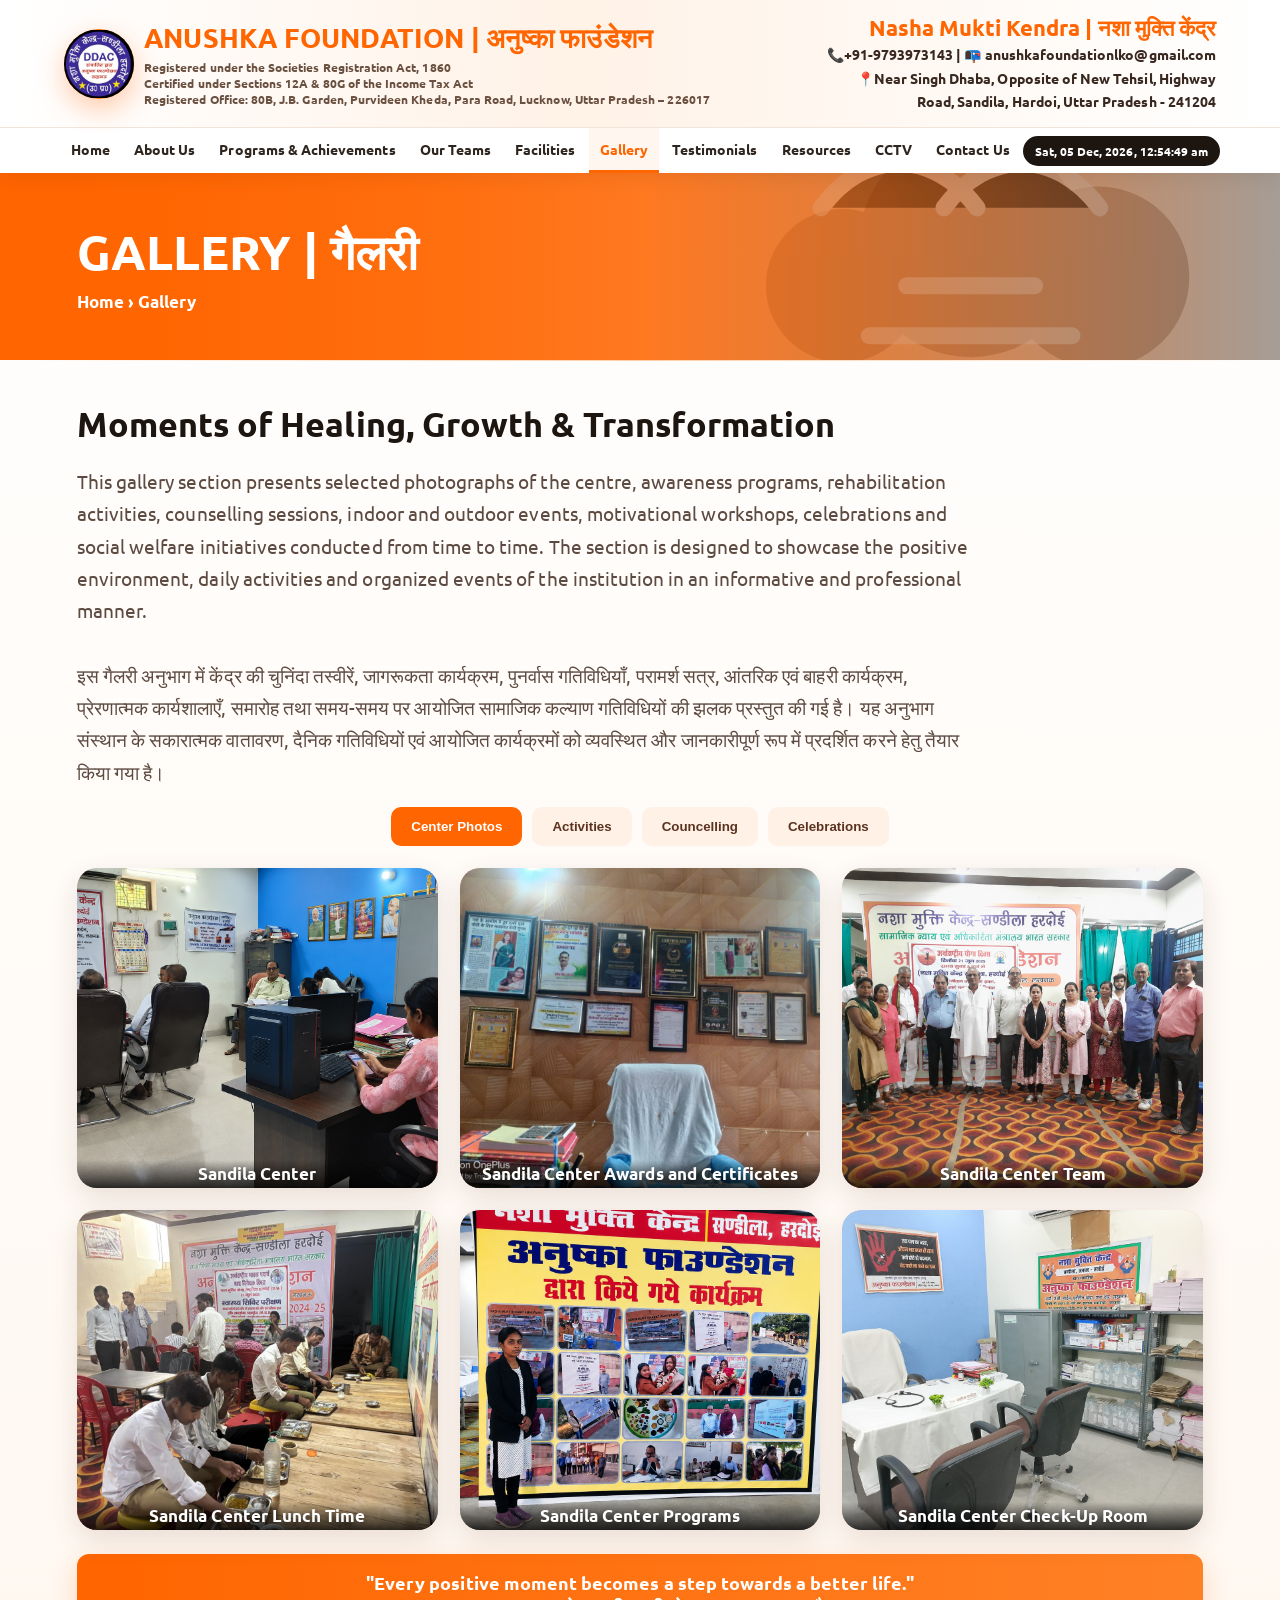
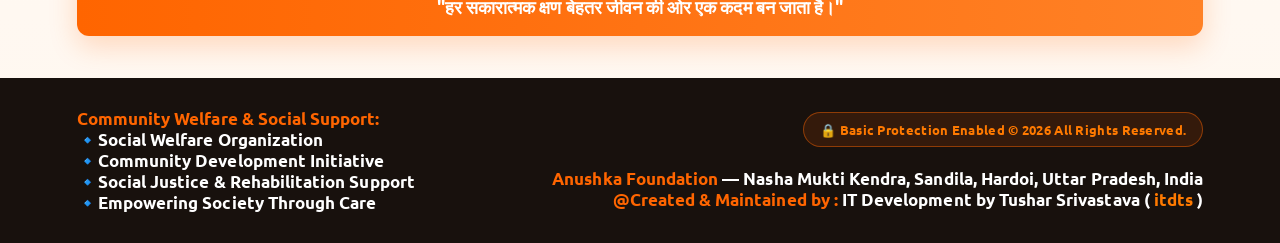
<file: gallery.html>
<!DOCTYPE html>
<html lang="en">

<head>
<link rel="icon" href="assets/images/logo.png">
    <!-- CHARACTER ENCODING -->
    <meta charset="UTF-8">

    <!-- RESPONSIVE VIEWPORT -->
    <meta name="viewport" content="width=device-width, initial-scale=1.0">

    <!-- PAGE TITLE -->
    <title>Gallery | Anushka Foundation</title>

    <!-- GOOGLE FONT -->
    <link rel="preconnect" href="https://fonts.googleapis.com">

    <link rel="preconnect" href="https://fonts.gstatic.com" crossorigin>

    <link
        href="https://fonts.googleapis.com/css2?family=Ubuntu:wght@400;500;700;800&display=swap"
        rel="stylesheet"
    >

    <!-- MAIN CSS FILE -->
    <link rel="stylesheet" href="style.css">


<style>
#scrollTopBtn{
position:fixed;
bottom:24px;
right:24px;
width:52px;
height:52px;
border:none;
border-radius:50%;
background:#0f172a;
color:#fff;
font-size:22px;
cursor:pointer;
display:flex;
align-items:center;
justify-content:center;
box-shadow:0 10px 25px rgba(0,0,0,.25);
opacity:0;
visibility:hidden;
transform:translateY(20px);
transition:all .3s ease;
z-index:9999;
}
#scrollTopBtn.show{
opacity:1;
visibility:visible;
transform:translateY(0);
}
@media(max-width:768px){
#scrollTopBtn{
width:46px;
height:46px;
font-size:18px;
bottom:18px;
right:18px;
}
}
</style>

</head>

<body>

    <!-- ===================================================== -->
    <!-- HEADER SECTION -->
    <!-- ===================================================== -->

    <header class="topbar">

        <div class="brand-row">

            <!-- LOGO + WEBSITE NAME -->
            <a class="brand" href="index.html">

                <div class="logo-mark">

                    <img src="assets/images/logo.png" alt="Logo">

                </div>

                <div class="brand-name">

                    <b>

                        <span class="orange">Anushka</span>

                        <span class="foundation-orange">Foundation</span>

                        <span class="foundation-orange">|</span>

                        <span class="orange">अनुष्का</span>

                        <span class="foundation-orange">फाउंडेशन</span>

                    </b>

                    <small>
           Registered under the Societies Registration Act, 1860<br>
           Certified under Sections 12A & 80G of the Income Tax Act<br>
           Registered Office: 80B, J.B. Garden, Purvideen Kheda, Para Road, Lucknow, Uttar Pradesh – 226017
        </small>

                </div>

            </a>

            <!-- MOBILE MENU BUTTON -->
            <button class="menu-btn">
                ☰ Menu
            </button>

            <!-- NGO INFO -->
            <div class="right-title">

                <b>
                    Nasha Mukti Kendra | नशा मुक्ति केंद्र
                </b>

                <small>
                    📞+91-9793973143 | 📭 anushkafoundationlko@gmail.com <br>
                    📍Near Singh Dhaba, Opposite of New Tehsil, Highway <br>Road, Sandila, Hardoi, Uttar Pradesh - 241204
                </small>

            </div>

        </div>

        <!-- NAVIGATION MENU -->
        <nav class="nav">

            <a href="index.html">Home</a>

            <a href="about.html">About Us</a>

            <a href="programs.html">Programs & Achievements</a>

            <a href="team.html">Our Teams</a>

            <a href="facilities.html">Facilities</a>

            <a href="gallery.html">Gallery</a>

            <a href="testimonials.html">Testimonials</a>

            <a href="resources.html">Resources</a>

            <a href="cctv.html">CCTV</a>

            <a href="contact.html">Contact Us</a>

            <!-- DATE & TIME -->
            <span class="datebox" id="datetime"></span>

        </nav>

    </header>

    <!-- ===================================================== -->
    <!-- PAGE HEADING -->
    <!-- ===================================================== -->

    <section class="page-head">

        <h1>
            GALLERY | गैलरी
        </h1>

        <p>
            Home › Gallery
        </p>

    </section>

    <!-- ===================================================== -->
    <!-- GALLERY SECTION -->
    <!-- ===================================================== -->

    <section class="section">

        <!-- PAGE TITLE -->
        <h2 class="title">

            Moments of Healing, Growth & Transformation

        </h2>

        <!-- PAGE DESCRIPTION -->
        <p class="lead">

            This gallery section presents selected photographs of the centre, 
            awareness programs, rehabilitation activities, counselling sessions, 
            indoor and outdoor events, motivational workshops, celebrations and 
            social welfare initiatives conducted from time to time. The section 
            is designed to showcase the positive environment, daily activities 
            and organized events of the institution in an informative and 
            professional manner.

            <br><br>

            इस गैलरी अनुभाग में केंद्र की चुनिंदा तस्वीरें, जागरूकता कार्यक्रम, पुनर्वास गतिविधियाँ, 
            परामर्श सत्र, आंतरिक एवं बाहरी कार्यक्रम, प्रेरणात्मक कार्यशालाएँ, समारोह तथा समय-समय 
            पर आयोजित सामाजिक कल्याण गतिविधियों की झलक प्रस्तुत की गई है। यह अनुभाग संस्थान 
            के सकारात्मक वातावरण, दैनिक गतिविधियों एवं आयोजित कार्यक्रमों को व्यवस्थित और 
            जानकारीपूर्ण रूप में प्रदर्शित करने हेतु तैयार किया गया है।

        </p>

        <!-- ================================================= -->
        <!-- GALLERY CATEGORY BUTTONS -->
        <!-- ================================================= -->

        <div class="tabs">

            <button class="active" data-category="center">
                Center Photos
            </button>

            <button data-category="activities">
                Activities
            </button>

            <button data-category="events">
                Councelling
            </button>

            <button data-category="celebrations">
                Celebrations
            </button>

        </div>

        <!-- ================================================= -->
        <!-- GALLERY IMAGE GRID -->
        <!-- ================================================= -->

        <div class="grid gallery" id="galleryGrid">

            <!-- Images script.js se dynamically load hongi -->

        </div>

        <!-- ================================================= -->
        <!-- MOTIVATIONAL STRIP -->
        <!-- ================================================= -->

        <div class="strip">

            "Every positive moment becomes a step towards a better life."

            <br>

            "हर सकारात्मक क्षण बेहतर जीवन की ओर एक कदम बन जाता है।"

        </div>

    </section>

    <!-- ===================================================== -->
    <!-- FOOTER -->
    <!-- ===================================================== -->

    <footer class="footer">

    <div class="footer-left">
       <b> Community Welfare & Social Support:</b><br>
🔹Social Welfare Organization<br>
🔹Community Development Initiative<br>
🔹Social Justice & Rehabilitation Support<br>
🔹Empowering Society Through Care
        
    </div>

    <div class="footer-right">
<span class="protection-tag">
            🔒 Basic Protection Enabled
            © 2026 All Rights Reserved.
        </span><br><br>
        <b>Anushka Foundation</b>
        — Nasha Mukti Kendra, Sandila, Hardoi, Uttar Pradesh, India
        <br>
        <b>@Created & Maintained by :</b>

        IT Development by Tushar Srivastava
        (
        <a href="https://www.linkedin.com/company/it-development-by-tushar-srivastava-itdts"
           class="footer-link"
           target="_blank">
            itdts
        </a>
        )

    </div>

</footer>

    <!-- MAIN JAVASCRIPT FILE -->
    <script src="script.js"></script>


<button id="scrollTopBtn" aria-label="Scroll to top">↑</button>
<script>
const scrollTopBtn=document.getElementById('scrollTopBtn');
window.addEventListener('scroll',()=>{
if(window.scrollY>300){
scrollTopBtn.classList.add('show');
}else{
scrollTopBtn.classList.remove('show');
}
});
scrollTopBtn.addEventListener('click',()=>{
window.scrollTo({top:0,behavior:'smooth'});
});
</script>

</body>

</html>
</file>
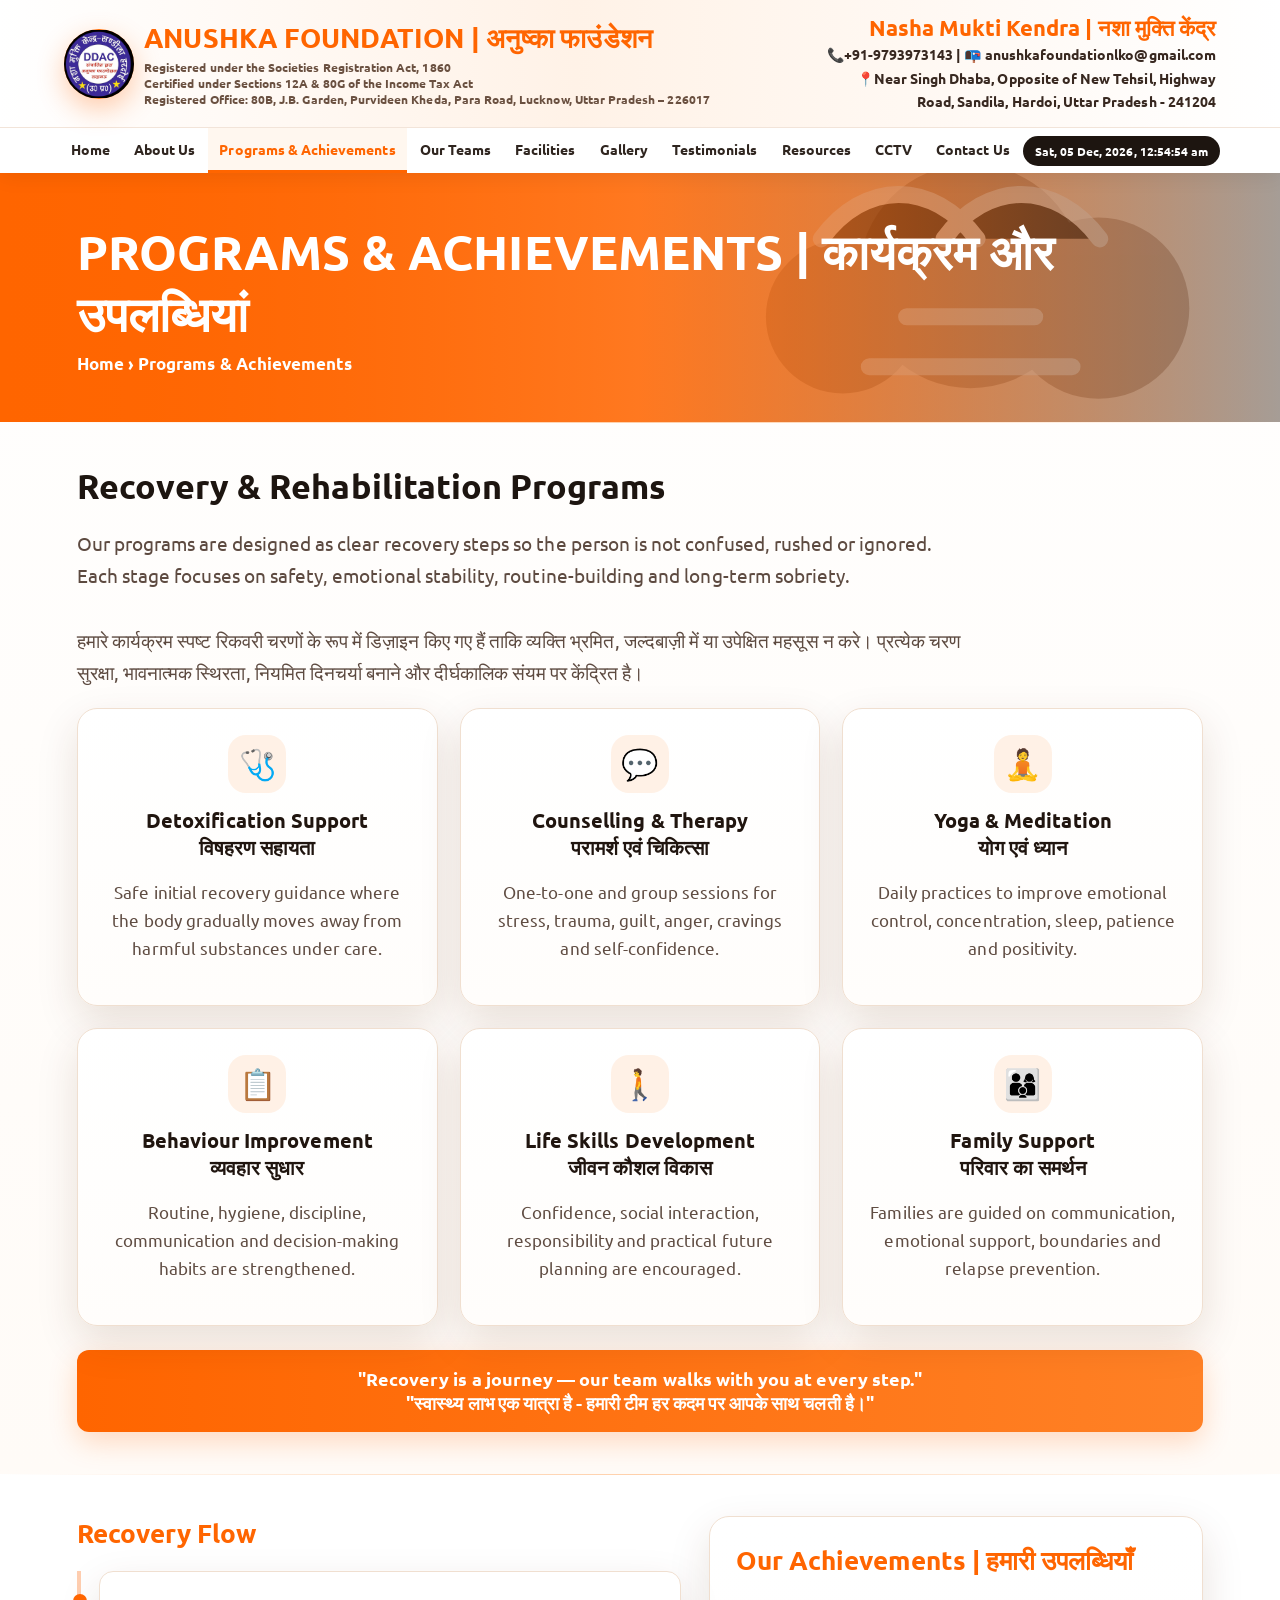
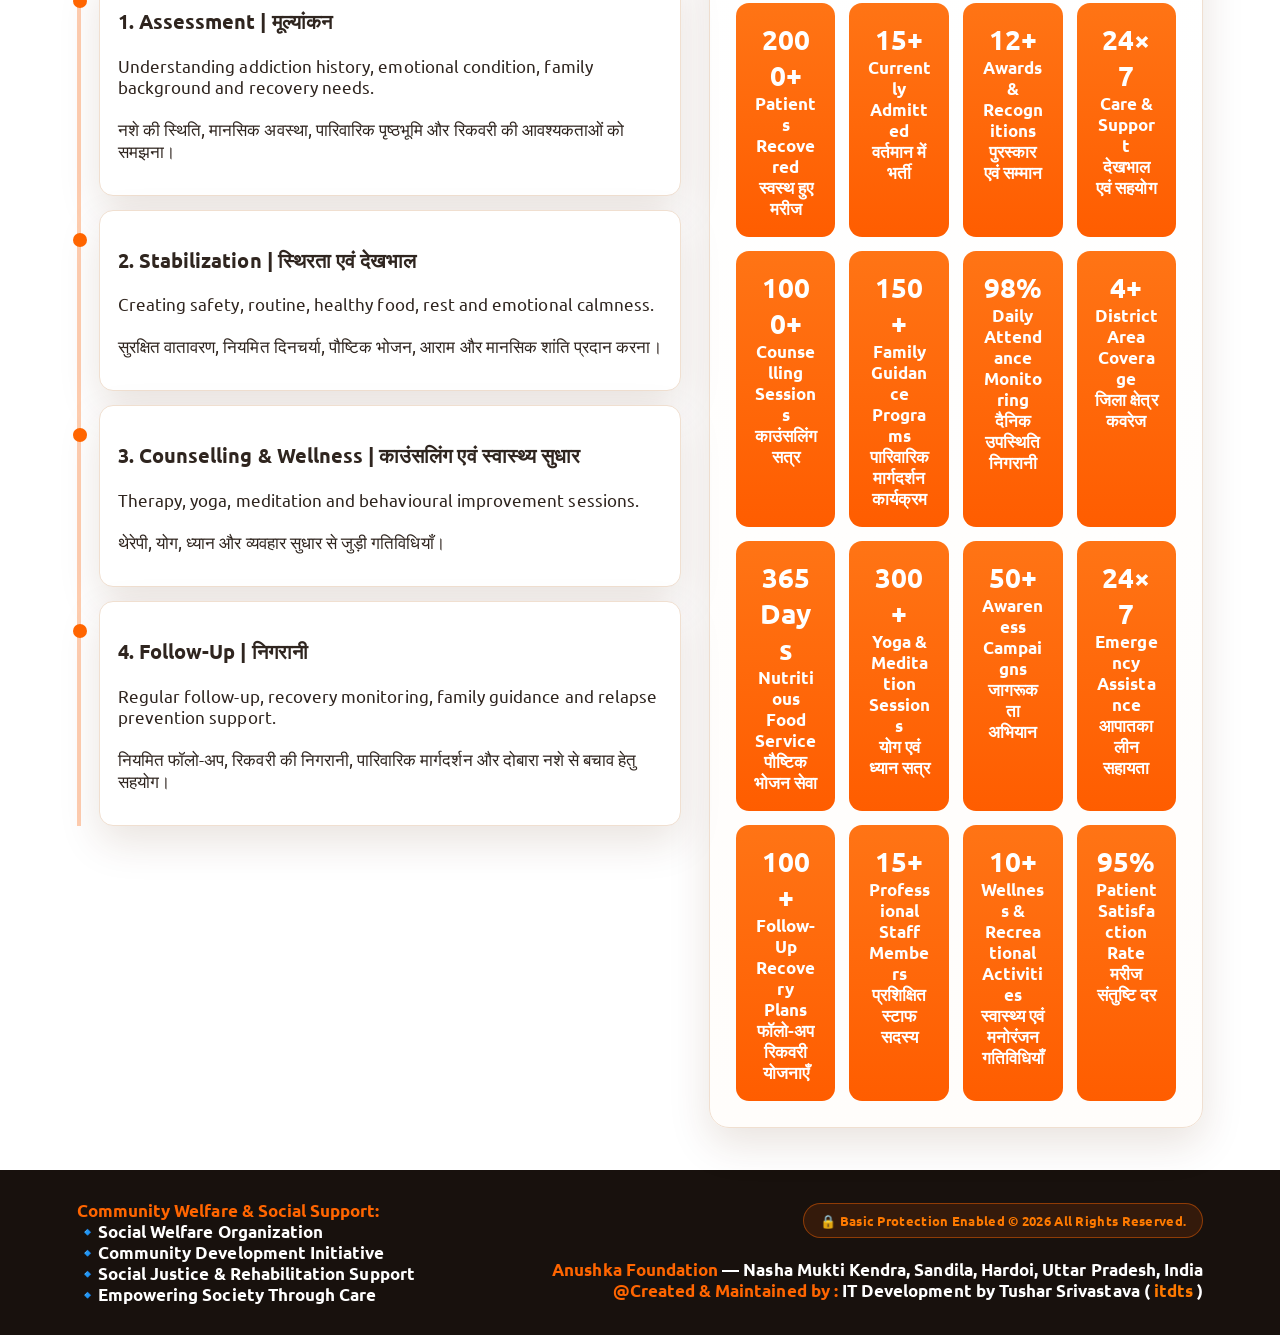
<file: programs.html>
<!DOCTYPE html>
<html lang="en">

<head>
    <link rel="icon" href="assets/images/logo.png">
  <meta charset="UTF-8">
  <meta name="viewport" content="width=device-width, initial-scale=1.0">

  <title>Our Programs | Anushka Foundation</title>

  <link rel="preconnect" href="https://fonts.googleapis.com">
  <link rel="preconnect" href="https://fonts.gstatic.com" crossorigin>

  <link href="https://fonts.googleapis.com/css2?family=Ubuntu:wght@400;500;700;800&display=swap" rel="stylesheet">

  <link rel="stylesheet" href="style.css">

<style>
#scrollTopBtn{
position:fixed;
bottom:24px;
right:24px;
width:52px;
height:52px;
border:none;
border-radius:50%;
background:#0f172a;
color:#fff;
font-size:22px;
cursor:pointer;
display:flex;
align-items:center;
justify-content:center;
box-shadow:0 10px 25px rgba(0,0,0,.25);
opacity:0;
visibility:hidden;
transform:translateY(20px);
transition:all .3s ease;
z-index:9999;
}
#scrollTopBtn.show{
opacity:1;
visibility:visible;
transform:translateY(0);
}
@media(max-width:768px){
#scrollTopBtn{
width:46px;
height:46px;
font-size:18px;
bottom:18px;
right:18px;
}
}
</style>

</head>

<body>

  <header class="topbar">

        <div class="brand-row">

            <a class="brand" href="index.html">

                <div class="logo-mark">
    <img src="assets/images/logo.png" alt="Logo">
</div>

                <div class="brand-name">
                    <b>
                        <span class="orange">Anushka</span>
                        <span class="foundation-orange">Foundation</span>
                        <span class="foundation-orange">|</span>
                        <span class="orange">अनुष्का</span>
                        <span class="foundation-orange">फाउंडेशन</span>
                    </b>

                    <small>
           Registered under the Societies Registration Act, 1860<br>
           Certified under Sections 12A & 80G of the Income Tax Act<br>
           Registered Office: 80B, J.B. Garden, Purvideen Kheda, Para Road, Lucknow, Uttar Pradesh – 226017
        </small>
                </div>

            </a>

            <button class="menu-btn">☰ Menu</button>

            <div class="right-title">
                <b>Nasha Mukti Kendra | नशा मुक्ति केंद्र</span></b>

               <small>
                    📞+91-9793973143 | 📭 anushkafoundationlko@gmail.com <br>
                    📍Near Singh Dhaba, Opposite of New Tehsil, Highway <br>Road, Sandila, Hardoi, Uttar Pradesh - 241204
                </small>
            </div>

        </div>

        <nav class="nav">
            <a href="index.html">Home</a>
            <a href="about.html">About Us</a>
            <a href="programs.html">Programs & Achievements</a>
            <a href="team.html">Our Teams</a>
            <a href="facilities.html">Facilities</a>
            <a href="gallery.html">Gallery</a>
            <a href="testimonials.html">Testimonials</a>
            <a href="resources.html">Resources</a>
            <a href="cctv.html">CCTV</a>
            <a href="contact.html">Contact Us</a>

            <span class="datebox" id="datetime"></span>
        </nav>

    </header>


  <!-- PAGE HEADING -->
  <section class="page-head">
    <h1>PROGRAMS & ACHIEVEMENTS | कार्यक्रम और उपलब्धियां</h1>
    <p>Home › Programs & Achievements</p>
  </section>

  <!-- PROGRAMS SECTION -->
  <section class="section">

    <h2 class="title">Recovery & Rehabilitation Programs</h2>

    <p class="lead">
      Our programs are designed as clear recovery steps so the person is not confused, 
      rushed or ignored. Each stage focuses on safety, emotional stability,
      routine-building and long-term sobriety.<br><br>
      हमारे कार्यक्रम स्पष्ट रिकवरी चरणों के रूप में डिज़ाइन किए गए हैं ताकि व्यक्ति भ्रमित, जल्दबाज़ी में 
      या उपेक्षित महसूस न करे। प्रत्येक चरण सुरक्षा, भावनात्मक स्थिरता, नियमित दिनचर्या बनाने और 
      दीर्घकालिक संयम पर केंद्रित है।
    </p>

    <div class="grid grid-3">

      <div class="card feature">
        <div class="icon">🩺</div>

        <h3>Detoxification Support
          <br>विषहरण सहायता
        </h3>

        <p>
          Safe initial recovery guidance where the body gradually moves away from harmful substances under care.
        </p>
      </div>

      <div class="card feature">
        <div class="icon">💬</div>

        <h3>Counselling & Therapy
          <br>परामर्श एवं चिकित्सा
        </h3>

        <p>
          One-to-one and group sessions for stress, trauma, guilt, anger, cravings and self-confidence.
        </p>
      </div>

      <div class="card feature">
        <div class="icon">🧘</div>

        <h3>Yoga & Meditation
          <br>योग एवं ध्यान
        </h3>

        <p>
          Daily practices to improve emotional control, concentration, sleep, patience and positivity.
        </p>
      </div>

      <div class="card feature">
        <div class="icon">📋</div>

        <h3>Behaviour Improvement
          <br>व्यवहार सुधार
        </h3>

        <p>
          Routine, hygiene, discipline, communication and decision-making habits are strengthened.
        </p>
      </div>

      <div class="card feature">
        <div class="icon">🚶</div>

        <h3>Life Skills Development
          <br>जीवन कौशल विकास
        </h3>

        <p>
          Confidence, social interaction, responsibility and practical future planning are encouraged.
        </p>
      </div>

      <div class="card feature">
        <div class="icon">👨‍👩‍👦</div>

        <h3>Family Support
          <br>परिवार का समर्थन
        </h3>

        <p>
          Families are guided on communication, emotional support, boundaries and relapse prevention.
        </p>
      </div>

    </div>

    <div class="strip">
      "Recovery is a journey — our team walks with you at every step."</br>
      "स्वास्थ्य लाभ एक यात्रा है - हमारी टीम हर कदम पर आपके साथ चलती है।"
    </div>

  </section>

  <!-- RECOVERY FLOW -->
 <section class="section white">

    <div class="two-col">

        <div>

            <h2 class="title-orange">
                Recovery Flow
            </h2>

            <div class="timeline">

                <!-- STEP 1 -->
                <div class="step">

                    <h3>
                        1. Assessment | मूल्यांकन
                    </h3>

                    <p>
                        Understanding addiction history, emotional condition,
                        family background and recovery needs.
                        <br><br>

                        नशे की स्थिति, मानसिक अवस्था,
                        पारिवारिक पृष्ठभूमि और रिकवरी की आवश्यकताओं को समझना।
                    </p>

                </div>

                <!-- STEP 2 -->
                <div class="step">

                    <h3>
                        2. Stabilization | स्थिरता एवं देखभाल
                    </h3>

                    <p>
                        Creating safety, routine, healthy food,
                        rest and emotional calmness.
                        <br><br>

                        सुरक्षित वातावरण, नियमित दिनचर्या,
                        पौष्टिक भोजन, आराम और मानसिक शांति प्रदान करना।
                    </p>

                </div>

                <!-- STEP 3 -->
                <div class="step">

                    <h3>
                        3. Counselling & Wellness | काउंसलिंग एवं स्वास्थ्य सुधार
                    </h3>

                    <p>
                        Therapy, yoga, meditation and behavioural improvement sessions.
                        <br><br>

                        थेरेपी, योग, ध्यान और व्यवहार सुधार से जुड़ी गतिविधियाँ।
                    </p>

                </div>

                <!-- STEP 4 -->
                <div class="step">

                    <h3>
                        4. Follow-Up | निगरानी
                    </h3>

                    <p>
                        Regular follow-up, recovery monitoring,
                        family guidance and relapse prevention support.
                        <br><br>

                        नियमित फॉलो-अप, रिकवरी की निगरानी,
                        पारिवारिक मार्गदर्शन और दोबारा नशे से बचाव हेतु सहयोग।
                    </p>

                </div>

            </div>

        </div>

        <!-- RIGHT IMAGE -->
<div class="card">

    <h2 class="title-orange">
        Our Achievements | हमारी उपलब्धियाँ
    </h2>

    <div class="stats">

        <div class="stat">
            <b>2000+</b>
            Patients Recovered
            <br>
            स्वस्थ हुए मरीज
        </div>

        <div class="stat">
            <b>15+</b>
            Currently Admitted
            <br>
            वर्तमान में भर्ती
        </div>

        <div class="stat">
            <b>12+</b>
            Awards & Recognitions
            <br>
            पुरस्कार एवं सम्मान
        </div>

        <div class="stat">
            <b>24×7</b>
            Care & Support
            <br>
            देखभाल एवं सहयोग
        </div>

        <div class="stat">
            <b>1000+</b>
            Counselling Sessions
            <br>
            काउंसलिंग सत्र
        </div>

        <div class="stat">
            <b>150+</b>
            Family Guidance Programs
            <br>
            पारिवारिक मार्गदर्शन कार्यक्रम
        </div>

        <div class="stat">
            <b>98%</b>
            Daily Attendance Monitoring
            <br>
            दैनिक उपस्थिति निगरानी
        </div>

        <div class="stat">
            <b>4+</b>
            District Area Coverage
            <br>
            जिला क्षेत्र कवरेज
        </div>

        <div class="stat">
            <b>365 Days</b>
            Nutritious Food Service
            <br>
            पौष्टिक भोजन सेवा
        </div>

        <div class="stat">
            <b>300+</b>
            Yoga & Meditation Sessions
            <br>
            योग एवं ध्यान सत्र
        </div>

        <div class="stat">
            <b>50+</b>
            Awareness Campaigns
            <br>
            जागरूकता अभियान
        </div>

        <div class="stat">
            <b>24×7</b>
            Emergency Assistance
            <br>
            आपातकालीन सहायता
        </div>

        <div class="stat">
            <b>100+</b>
            Follow-Up Recovery Plans
            <br>
            फॉलो-अप रिकवरी योजनाएँ
        </div>

        <div class="stat">
            <b>15+</b>
            Professional Staff Members
            <br>
            प्रशिक्षित स्टाफ सदस्य
        </div>

        <div class="stat">
            <b>10+</b>
            Wellness & Recreational Activities
            <br>
            स्वास्थ्य एवं मनोरंजन गतिविधियाँ
        </div>

        <div class="stat">
            <b>95%</b>
            Patient Satisfaction Rate
            <br>
            मरीज संतुष्टि दर
        </div>

    </div>

</div>

</section>

    <footer class="footer">

    <div class="footer-left">
       <b> Community Welfare & Social Support:</b><br>
🔹Social Welfare Organization<br>
🔹Community Development Initiative<br>
🔹Social Justice & Rehabilitation Support<br>
🔹Empowering Society Through Care
        
    </div>

    <div class="footer-right">
<span class="protection-tag">
            🔒 Basic Protection Enabled
            © 2026 All Rights Reserved.
        </span><br><br>
        <b>Anushka Foundation</b>
        — Nasha Mukti Kendra, Sandila, Hardoi, Uttar Pradesh, India
        <br>
        <b>@Created & Maintained by :</b>

        IT Development by Tushar Srivastava
        (
        <a href="https://www.linkedin.com/company/it-development-by-tushar-srivastava-itdts"
           class="footer-link"
           target="_blank">
            itdts
        </a>
        )

    </div>

</footer>

  <script src="script.js"></script>


<button id="scrollTopBtn" aria-label="Scroll to top">↑</button>
<script>
const scrollTopBtn=document.getElementById('scrollTopBtn');
window.addEventListener('scroll',()=>{
if(window.scrollY>300){
scrollTopBtn.classList.add('show');
}else{
scrollTopBtn.classList.remove('show');
}
});
scrollTopBtn.addEventListener('click',()=>{
window.scrollTo({top:0,behavior:'smooth'});
});
</script>

</body>
</html>
</file>
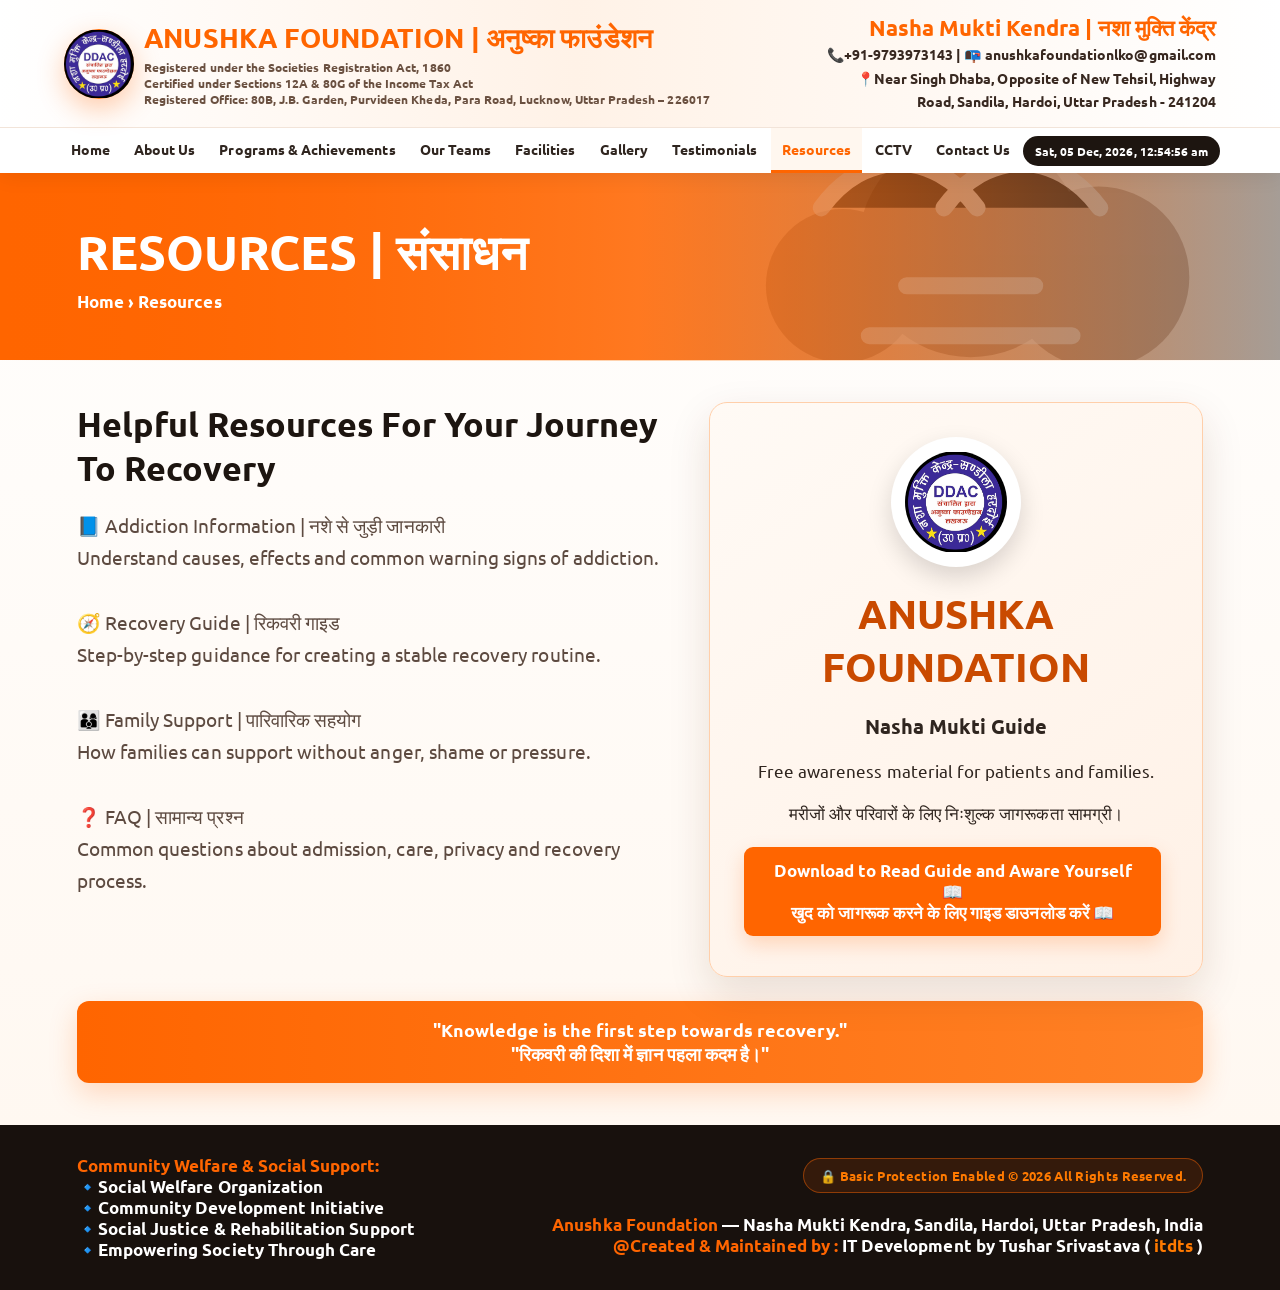
<file: resources.html>
<!DOCTYPE html>
<html lang="en">

<head>
<link rel="icon" href="assets/images/logo.png">
    <!-- CHARACTER ENCODING -->
    <meta charset="UTF-8">

    <!-- RESPONSIVE VIEWPORT -->
    <meta name="viewport" content="width=device-width, initial-scale=1.0">

    <!-- PAGE TITLE -->
    <title>Resources | Anushka Foundation</title>

    <!-- GOOGLE FONT -->
    <link rel="preconnect" href="https://fonts.googleapis.com">

    <link rel="preconnect" href="https://fonts.gstatic.com" crossorigin>

    <link
        href="https://fonts.googleapis.com/css2?family=Ubuntu:wght@400;500;700;800&display=swap"
        rel="stylesheet"
    >

    <!-- MAIN CSS FILE -->
    <link rel="stylesheet" href="style.css">


<style>
#scrollTopBtn{
position:fixed;
bottom:24px;
right:24px;
width:52px;
height:52px;
border:none;
border-radius:50%;
background:#0f172a;
color:#fff;
font-size:22px;
cursor:pointer;
display:flex;
align-items:center;
justify-content:center;
box-shadow:0 10px 25px rgba(0,0,0,.25);
opacity:0;
visibility:hidden;
transform:translateY(20px);
transition:all .3s ease;
z-index:9999;
}
#scrollTopBtn.show{
opacity:1;
visibility:visible;
transform:translateY(0);
}
@media(max-width:768px){
#scrollTopBtn{
width:46px;
height:46px;
font-size:18px;
bottom:18px;
right:18px;
}
}
</style>

</head>

<body>

    <!-- ===================================================== -->
    <!-- HEADER SECTION -->
    <!-- ===================================================== -->

    <header class="topbar">

        <div class="brand-row">

            <!-- LOGO + WEBSITE NAME -->
            <a class="brand" href="index.html">

                <div class="logo-mark">

                    <img src="assets/images/logo.png" alt="Logo">

                </div>

                <div class="brand-name">

                    <b>

                        <span class="orange">Anushka</span>

                        <span class="foundation-orange">Foundation</span>

                        <span class="foundation-orange">|</span>

                        <span class="orange">अनुष्का</span>

                        <span class="foundation-orange">फाउंडेशन</span>

                    </b>

                    <small>
           Registered under the Societies Registration Act, 1860<br>
           Certified under Sections 12A & 80G of the Income Tax Act<br>
           Registered Office: 80B, J.B. Garden, Purvideen Kheda, Para Road, Lucknow, Uttar Pradesh – 226017
        </small>

                </div>

            </a>

            <!-- MOBILE MENU BUTTON -->
            <button class="menu-btn">
                ☰ Menu
            </button>

            <!-- NGO INFO -->
            <div class="right-title">

                <b>
                    Nasha Mukti Kendra | नशा मुक्ति केंद्र
                </b>

                <small>
                    📞+91-9793973143 | 📭 anushkafoundationlko@gmail.com <br>
                    📍Near Singh Dhaba, Opposite of New Tehsil, Highway <br>Road, Sandila, Hardoi, Uttar Pradesh - 241204
                </small>

            </div>

        </div>

        <!-- NAVIGATION MENU -->
        <nav class="nav">

            <a href="index.html">Home</a>

            <a href="about.html">About Us</a>

            <a href="programs.html">Programs & Achievements</a>

            <a href="team.html">Our Teams</a>

            <a href="facilities.html">Facilities</a>

            <a href="gallery.html">Gallery</a>

            <a href="testimonials.html">Testimonials</a>

            <a href="resources.html">Resources</a>

            <a href="cctv.html">CCTV</a>

            <a href="contact.html">Contact Us</a>

            <!-- DATE & TIME -->
            <span class="datebox" id="datetime"></span>

        </nav>

    </header>

    <!-- ===================================================== -->
    <!-- PAGE HEADER -->
    <!-- ===================================================== -->

    <section class="page-head">

        <h1>
            RESOURCES | संसाधन
        </h1>

        <p>
            Home › Resources
        </p>

    </section>

    <!-- ===================================================== -->
    <!-- RESOURCES SECTION -->
    <!-- ===================================================== -->

    <section class="section">

        <div class="two-col">

            <!-- ================================================= -->
            <!-- LEFT CONTENT -->
            <!-- ================================================= -->

            <div>

                <h2 class="title">

                    Helpful Resources For Your Journey To Recovery

                </h2>

                <p class="lead">

                    📘 Addiction Information | नशे से जुड़ी जानकारी
                    <br>

                    Understand causes, effects and common warning signs of addiction.

                    <br><br>

                    🧭 Recovery Guide | रिकवरी गाइड
                    <br>

                    Step-by-step guidance for creating a stable recovery routine.

                    <br><br>

                    👨‍👩‍👦 Family Support | पारिवारिक सहयोग
                    <br>

                    How families can support without anger, shame or pressure.

                    <br><br>

                    ❓ FAQ | सामान्य प्रश्न
                    <br>

                    Common questions about admission, care, privacy and recovery process.

                </p>

            </div>

            <!-- ================================================= -->
            <!-- RIGHT SIDE POSTER -->
            <!-- ================================================= -->

            <div class="poster">

                <!-- CENTER LOGO -->
                <div class="poster-logo">

                    <img
                        src="assets/images/logo.png"
                        alt="Anushka Foundation Logo"
                    >

                </div>

                <!-- POSTER TITLE -->
                <h2>
                    ANUSHKA FOUNDATION
                </h2>

                <!-- POSTER SUBTITLE -->
                <h3>
                    Nasha Mukti Guide
                </h3>

                <!-- POSTER DESCRIPTION -->
                <p>

                    Free awareness material for patients and families.

                    <br><br>

                    मरीजों और परिवारों के लिए निःशुल्क जागरूकता सामग्री।

                </p>

                <!-- DOWNLOAD BUTTON -->
                <a
                    class="btn"
                    href="assets/documents/resources/guide.pdf"
                >

                    Download to Read Guide and Aware Yourself 📖
                    <br>

                    खुद को जागरूक करने के लिए गाइड डाउनलोड करें 📖

                </a>

            </div>

        </div>

        <!-- ===================================================== -->
        <!-- MOTIVATIONAL STRIP -->
        <!-- ===================================================== -->

        <div class="strip">

            "Knowledge is the first step towards recovery."

            <br>

            "रिकवरी की दिशा में ज्ञान पहला कदम है।"

        </div>

    </section>

    <!-- ===================================================== -->
    <!-- FOOTER -->
    <!-- ===================================================== -->

    <footer class="footer">

    <div class="footer-left">
       <b> Community Welfare & Social Support:</b><br>
🔹Social Welfare Organization<br>
🔹Community Development Initiative<br>
🔹Social Justice & Rehabilitation Support<br>
🔹Empowering Society Through Care
        
    </div>

    <div class="footer-right">
<span class="protection-tag">
            🔒 Basic Protection Enabled
            © 2026 All Rights Reserved.
        </span><br><br>
        <b>Anushka Foundation</b>
        — Nasha Mukti Kendra, Sandila, Hardoi, Uttar Pradesh, India
        <br>
        <b>@Created & Maintained by :</b>

        IT Development by Tushar Srivastava
        (
        <a href="https://www.linkedin.com/company/it-development-by-tushar-srivastava-itdts"
           class="footer-link"
           target="_blank">
            itdts
        </a>
        )

    </div>

</footer>
    <!-- MAIN JAVASCRIPT FILE -->
    <script src="script.js"></script>


<button id="scrollTopBtn" aria-label="Scroll to top">↑</button>
<script>
const scrollTopBtn=document.getElementById('scrollTopBtn');
window.addEventListener('scroll',()=>{
if(window.scrollY>300){
scrollTopBtn.classList.add('show');
}else{
scrollTopBtn.classList.remove('show');
}
});
scrollTopBtn.addEventListener('click',()=>{
window.scrollTo({top:0,behavior:'smooth'});
});
</script>

</body>

</html>
</file>
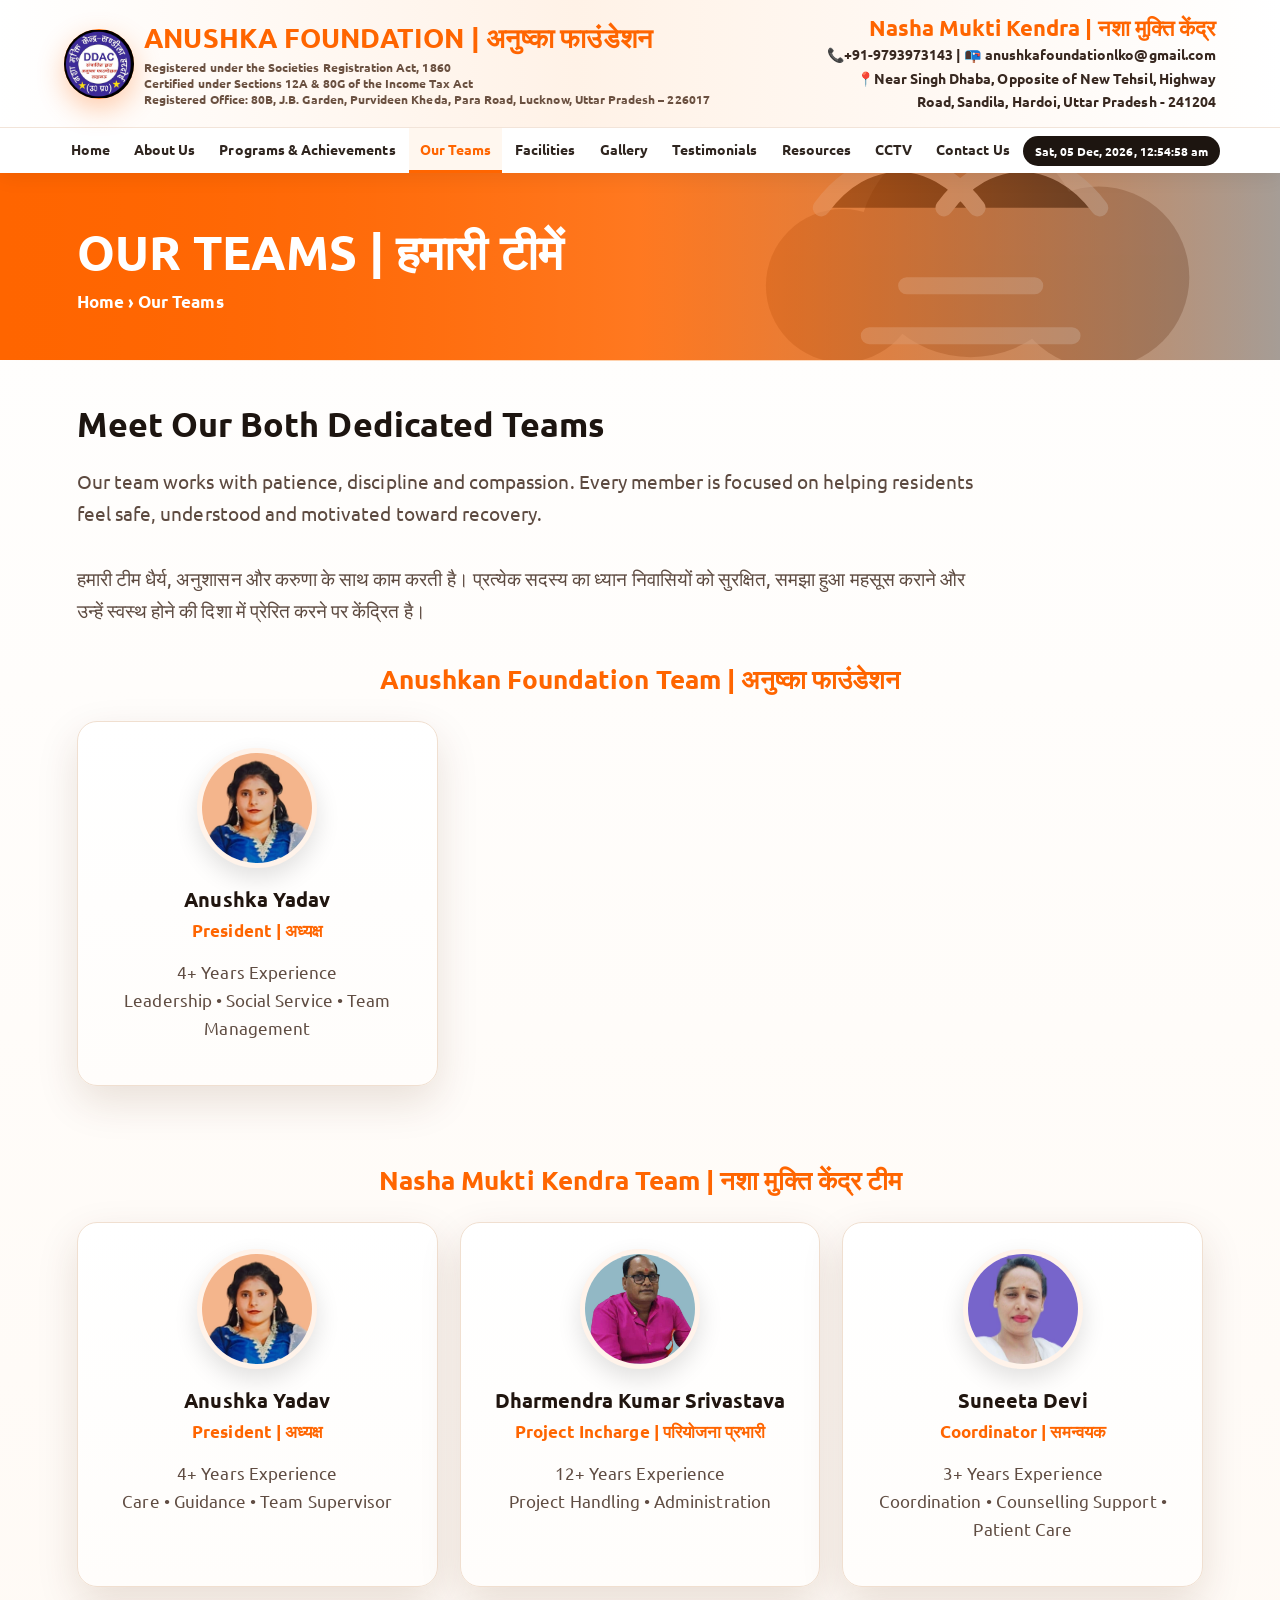
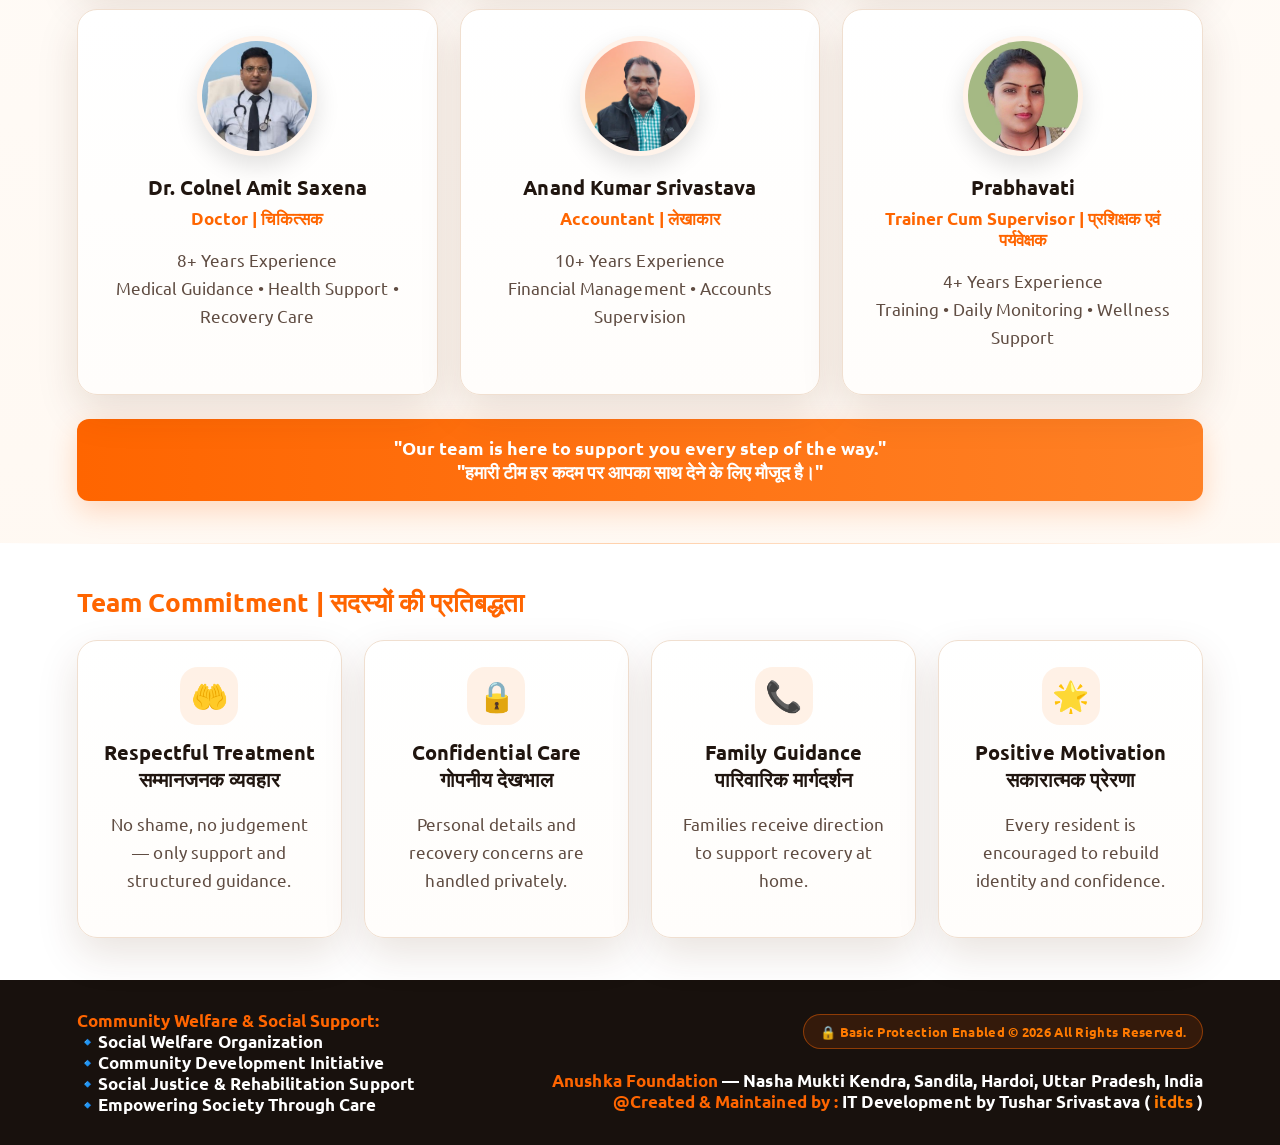
<file: team.html>
<!DOCTYPE html>
<html lang="en">

<head>
    <link rel="icon" href="assets/images/logo.png">
    <meta charset="UTF-8">
    <meta name="viewport" content="width=device-width, initial-scale=1.0">

    <title>Our Team | Anushka Foundation</title>

    <link rel="preconnect" href="https://fonts.googleapis.com">
    <link rel="preconnect" href="https://fonts.gstatic.com" crossorigin>

    <link href="https://fonts.googleapis.com/css2?family=Ubuntu:wght@400;500;700;800&display=swap" rel="stylesheet">

    <link rel="stylesheet" href="style.css">

    <style>
        .photo-avatar {
            width: 120px;
            height: 120px;
            margin: 0 auto 18px;
            border-radius: 50%;
            overflow: hidden;
            display: flex;
            align-items: center;
            justify-content: center;
            border: 5px solid #fff3ea;
            box-shadow: 0 10px 25px rgba(0, 0, 0, 0.12);
            background: #fff7f0;
        }

        .photo-avatar img {
            width: 100%;
            height: 100%;
            object-fit: cover;
            display: block;
        }
    </style>


<style>
#scrollTopBtn{
position:fixed;
bottom:24px;
right:24px;
width:52px;
height:52px;
border:none;
border-radius:50%;
background:#0f172a;
color:#fff;
font-size:22px;
cursor:pointer;
display:flex;
align-items:center;
justify-content:center;
box-shadow:0 10px 25px rgba(0,0,0,.25);
opacity:0;
visibility:hidden;
transform:translateY(20px);
transition:all .3s ease;
z-index:9999;
}
#scrollTopBtn.show{
opacity:1;
visibility:visible;
transform:translateY(0);
}
@media(max-width:768px){
#scrollTopBtn{
width:46px;
height:46px;
font-size:18px;
bottom:18px;
right:18px;
}
}
</style>

</head>

<body>

    <!-- HEADER -->
    <header class="topbar">

        <div class="brand-row">

<a class="brand" href="index.html">

                <div class="logo-mark">
    <img src="assets/images/logo.png" alt="Logo">
</div>

                <div class="brand-name">
                    <b>
                        <span class="orange">Anushka</span>
                        <span class="foundation-orange">Foundation</span>
                        <span class="foundation-orange">|</span>
                        <span class="orange">अनुष्का</span>
                        <span class="foundation-orange">फाउंडेशन</span>
                    </b>

                    <small>
           Registered under the Societies Registration Act, 1860<br>
           Certified under Sections 12A & 80G of the Income Tax Act<br>
           Registered Office: 80B, J.B. Garden, Purvideen Kheda, Para Road, Lucknow, Uttar Pradesh – 226017
        </small>
                </div>

            </a>

            <button class="menu-btn">☰ Menu</button>

            <div class="right-title">

                <b>
                    Nasha Mukti Kendra | नशा मुक्ति केंद्र
                </b>

               <small>
                    📞+91-9793973143 | 📭 anushkafoundationlko@gmail.com <br>
                    📍Near Singh Dhaba, Opposite of New Tehsil, Highway <br>Road, Sandila, Hardoi, Uttar Pradesh - 241204
                </small>

            </div>

        </div>

        <nav class="nav">

            <a href="index.html">Home</a>
            <a href="about.html">About Us</a>
            <a href="programs.html">Programs & Achievements</a>
            <a href="team.html">Our Teams</a>
            <a href="facilities.html">Facilities</a>
            <a href="gallery.html">Gallery</a>
            <a href="testimonials.html">Testimonials</a>
            <a href="resources.html">Resources</a>
            <a href="cctv.html">CCTV</a>
            <a href="contact.html">Contact Us</a>

            <span class="datebox" id="datetime"></span>

        </nav>

    </header>

    <!-- PAGE HEADING -->
    <section class="page-head">

        <h1>
            OUR TEAMS | हमारी टीमें
        </h1>

        <p>
            Home › Our Teams
        </p>

    </section>

    <!-- TEAM SECTION -->
    <section class="section">

        <h2 class="title">
            Meet Our Both Dedicated Teams
        </h2>

        <p class="lead">

            Our team works with patience,
            discipline and compassion.
            Every member is focused on helping residents feel safe,
            understood and motivated toward recovery.

            <br><br>

            हमारी टीम धैर्य, अनुशासन और करुणा के साथ काम करती है।
            प्रत्येक सदस्य का ध्यान निवासियों को सुरक्षित,
            समझा हुआ महसूस कराने और उन्हें स्वस्थ होने की दिशा में
            प्रेरित करने पर केंद्रित है।

        </p>

        <!-- MANAGEMENT TEAM -->
        <h2 class="team-heading">
            Anushkan Foundation Team | अनुष्का फाउंडेशन
        </h2>

        <div class="grid grid-3">

            <div class="card team-card">

                <div class="avatar photo-avatar"><img src="assets/images/team/anushka-yadav.jpg" alt="Anushka Yadav"></div>

                <h3>
                    Anushka Yadav
                </h3>

                <div class="role">
                    President | अध्यक्ष
                </div>

                <p>
                    4+ Years Experience
                    <br>

                Leadership • Social Service • Team Management
                </p>

            </div>

        </div>

        <br><br>

        <!-- MEDICAL & SUPPORT TEAM -->
        <h2 class="team-heading">
            Nasha Mukti Kendra Team | नशा मुक्ति केंद्र टीम
        </h2>

        <div class="grid grid-3">

            <!-- TEAM MEMBER 1 -->
<div class="card team-card">

    <div class="avatar photo-avatar"><img src="assets/images/team/anushka-yadav.jpg" alt="Anushka Yadav"></div>

    <h3>
        Anushka Yadav
    </h3>

    <div class="role">
        President | अध्यक्ष
    </div>

    <p>
        4+ Years Experience
        <br>

        Care • Guidance • Team Supervisor
    </p>

</div>

<!-- TEAM MEMBER 2 -->
<div class="card team-card">

    <div class="avatar photo-avatar"><img src="assets/images/team/dharmendra-kumar-srivastava.jpg" alt="Dharmendra Kumar Srivastava"></div>

    <h3>
        Dharmendra Kumar Srivastava
    </h3>

    <div class="role">
        Project Incharge | परियोजना प्रभारी
    </div>

    <p>
        12+ Years Experience
        <br>

        Project Handling • Administration
    </p>

</div>

<!-- TEAM MEMBER 3 -->
<div class="card team-card">

    <div class="avatar photo-avatar"><img src="assets/images/team/suneeta-devi.jpg" alt="Suneeta Devi"></div>

    <h3>
        Suneeta Devi
    </h3>

    <div class="role">
        Coordinator | समन्वयक
    </div>

    <p>
        3+ Years Experience
        <br>

        Coordination • Counselling Support • Patient Care
    </p>

</div>

<!-- TEAM MEMBER 4 -->
<div class="card team-card">

    <div class="avatar photo-avatar"><img src="assets/images/team/dr-colnel-amit-saxena.jpg" alt="Dr. Colnel Amit Saxena"></div>

    <h3>
        Dr. Colnel Amit Saxena
    </h3>

    <div class="role">
        Doctor | चिकित्सक
    </div>

    <p>
        8+ Years Experience
        <br>

        Medical Guidance • Health Support • Recovery Care
    </p>

</div>

<!-- TEAM MEMBER 5 -->
<div class="card team-card">

    <div class="avatar photo-avatar"><img src="assets/images/team/anand-kumar-srivastava.jpg" alt="Anand Kumar Srivastava"></div>

    <h3>
        Anand Kumar Srivastava
    </h3>

    <div class="role">
        Accountant | लेखाकार
    </div>

    <p>
        10+ Years Experience
        <br>

        Financial Management • Accounts Supervision
    </p>

</div>

<!-- TEAM MEMBER 6 -->
<div class="card team-card">

    <div class="avatar photo-avatar"><img src="assets/images/team/prabhavati.jpg" alt="Prabhavati"></div>

    <h3>
        Prabhavati
    </h3>

    <div class="role">
        Trainer Cum Supervisor | प्रशिक्षक एवं पर्यवेक्षक
    </div>

    <p>
        4+ Years Experience
        <br>

        Training • Daily Monitoring • Wellness Support
    </p>

</div>

        </div>

        <div class="strip">

            "Our team is here to support you every step of the way."

            <br>

            "हमारी टीम हर कदम पर आपका साथ देने के लिए मौजूद है।"

        </div>

    </section>

    <!-- TEAM COMMITMENT -->
    <section class="section white">

        <h2 class="title-orange">
            Team Commitment | सदस्यों की प्रतिबद्धता
        </h2>

        <div class="grid grid-4">

            <div class="card feature">

                <div class="icon">🤲</div>

                <h3>
                    Respectful Treatment
                    <br>सम्मानजनक व्यवहार
                </h3>

                <p>
                    No shame, no judgement —
                    only support and structured guidance.
                </p>

            </div>

            <div class="card feature">

                <div class="icon">🔒</div>

                <h3>
                    Confidential Care
                    <br>गोपनीय देखभाल
                </h3>

                <p>
                    Personal details and recovery concerns
                    are handled privately.
                </p>

            </div>

            <div class="card feature">

                <div class="icon">📞</div>

                <h3>
                    Family Guidance
                    <br>पारिवारिक मार्गदर्शन
                </h3>

                <p>
                    Families receive direction
                    to support recovery at home.
                </p>

            </div>

            <div class="card feature">

                <div class="icon">🌟</div>

                <h3>
                    Positive Motivation
                    <br>सकारात्मक प्रेरणा
                </h3>

                <p>
                    Every resident is encouraged
                    to rebuild identity and confidence.
                </p>

            </div>

        </div>

    </section>

    <footer class="footer">

    <div class="footer-left">
       <b> Community Welfare & Social Support:</b><br>
🔹Social Welfare Organization<br>
🔹Community Development Initiative<br>
🔹Social Justice & Rehabilitation Support<br>
🔹Empowering Society Through Care
        
    </div>

    <div class="footer-right">
<span class="protection-tag">
            🔒 Basic Protection Enabled
            © 2026 All Rights Reserved.
        </span><br><br>
        <b>Anushka Foundation</b>
        — Nasha Mukti Kendra, Sandila, Hardoi, Uttar Pradesh, India
        <br>
        <b>@Created & Maintained by :</b>

        IT Development by Tushar Srivastava
        (
        <a href="https://www.linkedin.com/company/it-development-by-tushar-srivastava-itdts"
           class="footer-link"
           target="_blank">
            itdts
        </a>
        )

    </div>

</footer>

    <script src="script.js"></script>


<button id="scrollTopBtn" aria-label="Scroll to top">↑</button>
<script>
const scrollTopBtn=document.getElementById('scrollTopBtn');
window.addEventListener('scroll',()=>{
if(window.scrollY>300){
scrollTopBtn.classList.add('show');
}else{
scrollTopBtn.classList.remove('show');
}
});
scrollTopBtn.addEventListener('click',()=>{
window.scrollTo({top:0,behavior:'smooth'});
});
</script>

</body>

</html>
</file>
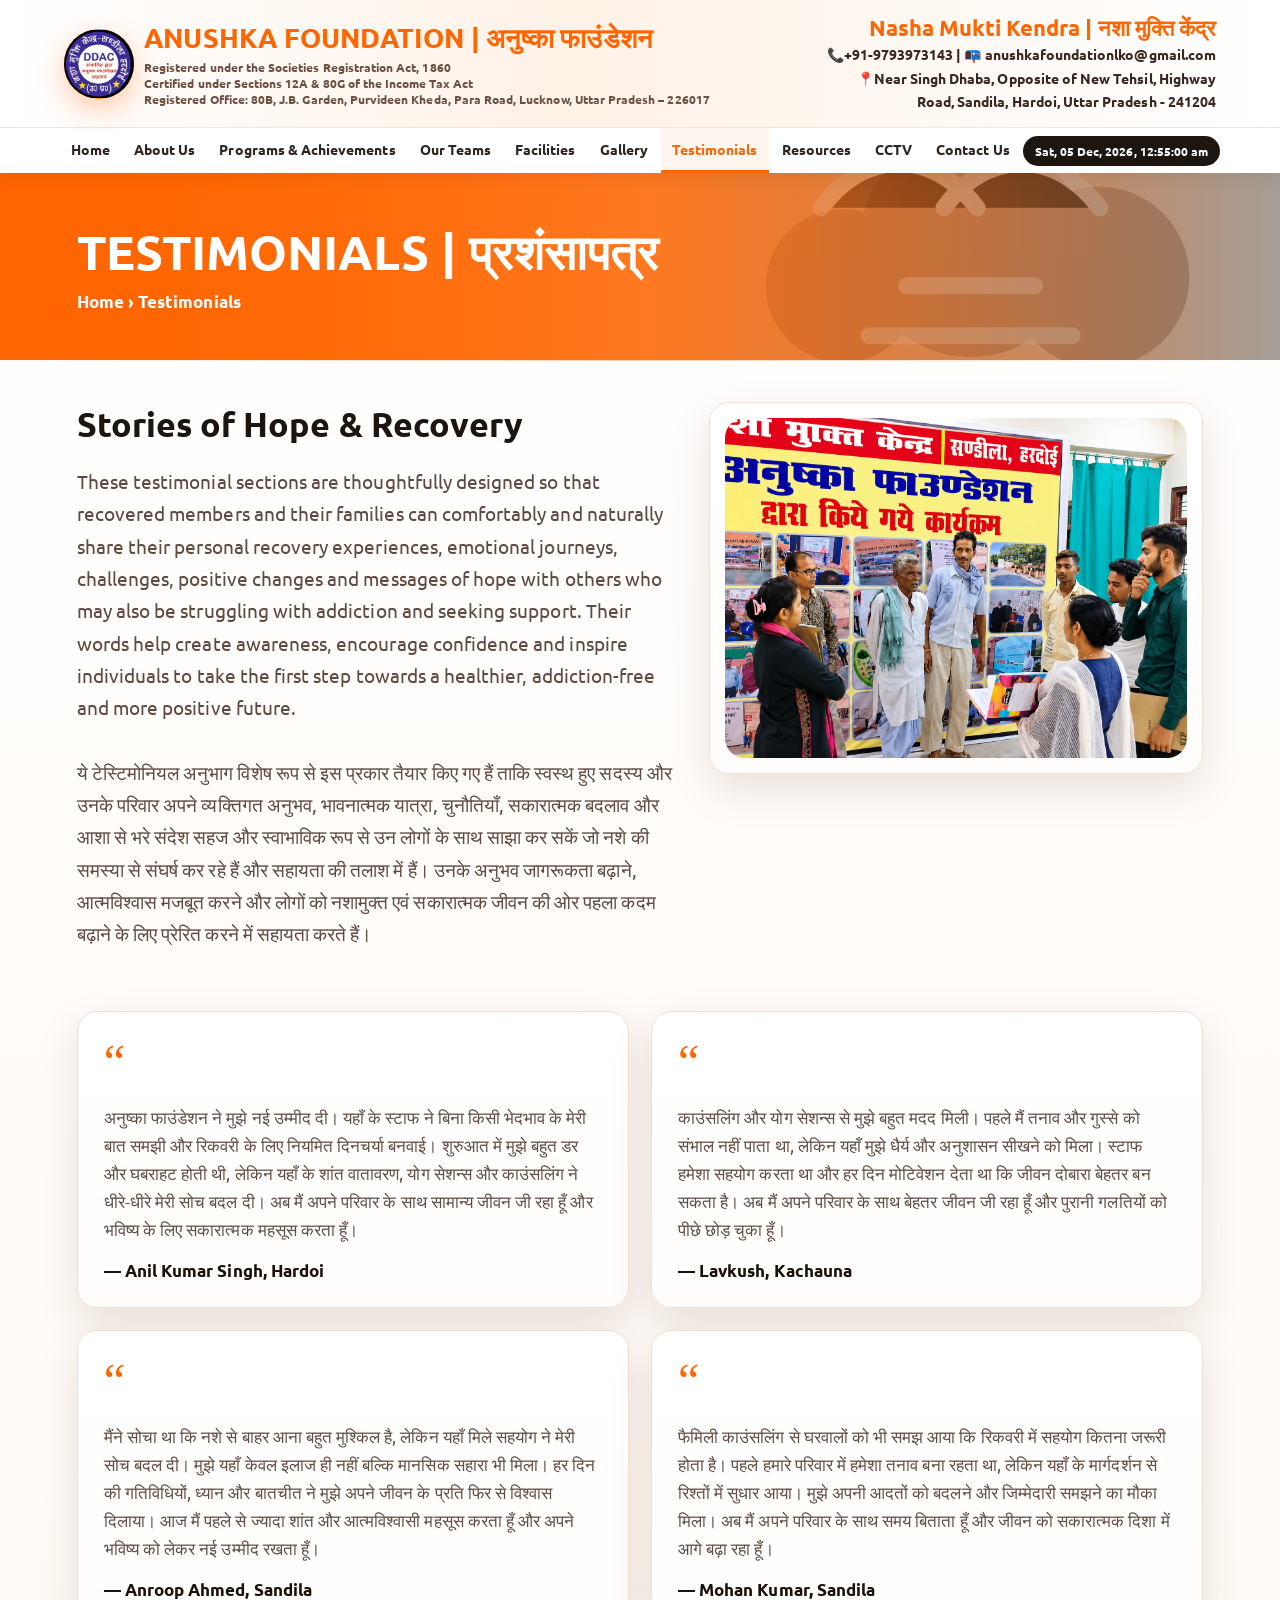
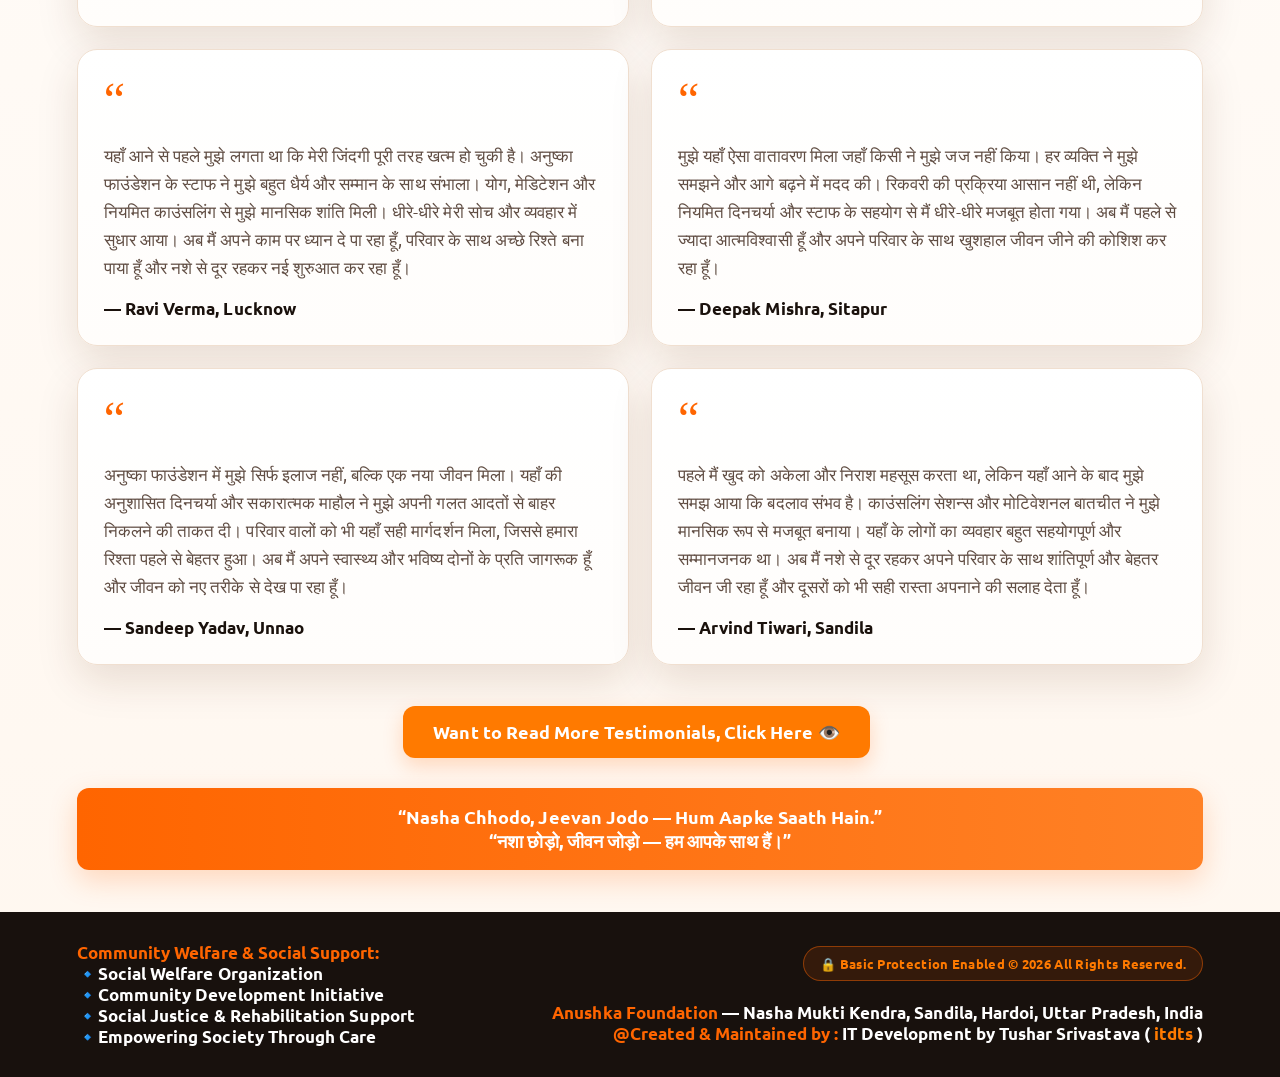
<file: testimonials.html>
<!DOCTYPE html>
<html lang="en">

<head>
<link rel="icon" href="assets/images/logo.png">
    <!-- CHARACTER ENCODING -->
    <meta charset="UTF-8">

    <!-- RESPONSIVE VIEWPORT -->
    <meta name="viewport" content="width=device-width, initial-scale=1.0">

    <!-- PAGE TITLE -->
    <title>Testimonials | Anushka Foundation</title>

    <!-- GOOGLE FONT -->
    <link rel="preconnect" href="https://fonts.googleapis.com">

    <link rel="preconnect" href="https://fonts.gstatic.com" crossorigin>

    <link
        href="https://fonts.googleapis.com/css2?family=Ubuntu:wght@400;500;700;800&display=swap"
        rel="stylesheet"
    >

    <!-- MAIN CSS FILE -->
    <link rel="stylesheet" href="style.css">


<style>
#scrollTopBtn{
position:fixed;
bottom:24px;
right:24px;
width:52px;
height:52px;
border:none;
border-radius:50%;
background:#0f172a;
color:#fff;
font-size:22px;
cursor:pointer;
display:flex;
align-items:center;
justify-content:center;
box-shadow:0 10px 25px rgba(0,0,0,.25);
opacity:0;
visibility:hidden;
transform:translateY(20px);
transition:all .3s ease;
z-index:9999;
}
#scrollTopBtn.show{
opacity:1;
visibility:visible;
transform:translateY(0);
}
@media(max-width:768px){
#scrollTopBtn{
width:46px;
height:46px;
font-size:18px;
bottom:18px;
right:18px;
}
}
</style>

</head>

<body>

    <!-- ===================================================== -->
    <!-- HEADER SECTION -->
    <!-- ===================================================== -->

    <header class="topbar">

        <div class="brand-row">

            <!-- LOGO + WEBSITE NAME -->
            <a class="brand" href="index.html">

                <div class="logo-mark">

                    <img src="assets/images/logo.png" alt="Logo">

                </div>

                <div class="brand-name">

                    <b>

                        <span class="orange">Anushka</span>

                        <span class="foundation-orange">Foundation</span>

                        <span class="foundation-orange">|</span>

                        <span class="orange">अनुष्का</span>

                        <span class="foundation-orange">फाउंडेशन</span>

                    </b>

                    <small>
           Registered under the Societies Registration Act, 1860<br>
           Certified under Sections 12A & 80G of the Income Tax Act<br>
           Registered Office: 80B, J.B. Garden, Purvideen Kheda, Para Road, Lucknow, Uttar Pradesh – 226017
                    </small>

                </div>

            </a>

            <!-- MOBILE MENU BUTTON -->
            <button class="menu-btn">
                ☰ Menu
            </button>

            <!-- NGO INFO -->
            <div class="right-title">

                <b>
                    Nasha Mukti Kendra | नशा मुक्ति केंद्र
                </b>

                <small>
                    📞+91-9793973143 | 📭 anushkafoundationlko@gmail.com <br>
                    📍Near Singh Dhaba, Opposite of New Tehsil, Highway <br>Road, Sandila, Hardoi, Uttar Pradesh - 241204
                </small>

            </div>

        </div>

        <!-- NAVIGATION MENU -->
        <nav class="nav">

            <a href="index.html">Home</a>

            <a href="about.html">About Us</a>

            <a href="programs.html">Programs & Achievements</a>

            <a href="team.html">Our Teams</a>

            <a href="facilities.html">Facilities</a>

            <a href="gallery.html">Gallery</a>

            <a href="testimonials.html">Testimonials</a>

            <a href="resources.html">Resources</a>
            <a href="cctv.html">CCTV</a>

            <a href="contact.html">Contact Us</a>

            <!-- DATE & TIME -->
            <span class="datebox" id="datetime"></span>

        </nav>

    </header>

    <!-- ===================================================== -->
    <!-- PAGE HEADER -->
    <!-- ===================================================== -->

    <section class="page-head">

        <h1>
            TESTIMONIALS | प्रशंसापत्र
        </h1>

        <p>
            Home › Testimonials
        </p>

    </section>

    <!-- ===================================================== -->
    <!-- TESTIMONIALS SECTION -->
    <!-- ===================================================== -->

    <section class="section">

        <!-- ================================================= -->
        <!-- TOP CONTENT + RIGHT SIDE IMAGE -->
        <!-- ================================================= -->

        <div class="two-col">

            <!-- LEFT SIDE CONTENT -->
            <div>

                <h2 class="title">
                    Stories of Hope & Recovery
                </h2>

                <p class="lead">

                    These testimonial sections are thoughtfully designed so 
                    that recovered members and their families can comfortably
                    and naturally share their personal recovery experiences,
                    emotional journeys, challenges, positive changes and 
                    messages of hope with others who may also be struggling
                    with addiction and seeking support. Their words help 
                    create awareness, encourage confidence and inspire 
                    individuals to take the first step towards a healthier,
                    addiction-free and more positive future.
                    
                    <br><br>

                    ये टेस्टिमोनियल अनुभाग विशेष रूप से इस प्रकार तैयार किए गए हैं ताकि
                    स्वस्थ हुए सदस्य और उनके परिवार अपने व्यक्तिगत अनुभव, भावनात्मक
                    यात्रा, चुनौतियाँ, सकारात्मक बदलाव और आशा से भरे संदेश सहज और
                    स्वाभाविक रूप से उन लोगों के साथ साझा कर सकें जो नशे की समस्या से
                    संघर्ष कर रहे हैं और सहायता की तलाश में हैं। उनके अनुभव जागरूकता
                    बढ़ाने, आत्मविश्वास मजबूत करने और लोगों को नशामुक्त एवं सकारात्मक
                    जीवन की ओर पहला कदम बढ़ाने के लिए प्रेरित करने में सहायता करते हैं।

                </p>

            </div>

            <!-- RIGHT SIDE IMAGE -->
            <div class="card" style="padding:15px;">

                <!-- CHANGE IMAGE FROM HERE -->
                <img
                    src="assets/images//testimonial/testimonial-side.jpg"
                    alt="Sharing his Thoughts/Feedback"
                    style="
                        width:100%;
                        height:75%;
                        min-height:340px;
                        object-fit:cover;
                        border-radius:20px;
                        display:block;
                    "
                >

            </div>

        </div>

        <br><br>

        <!-- ================================================= -->
        <!-- TESTIMONIAL GRID -->
        <!-- ================================================= -->

        <div class="grid grid-2">

            <!-- TESTIMONIAL 1 -->
            <div class="card">

                <div class="quote">
                    “
                </div>

                <p>

                    अनुष्का फाउंडेशन ने मुझे नई उम्मीद दी।
                    यहाँ के स्टाफ ने बिना किसी भेदभाव के मेरी बात समझी
                    और रिकवरी के लिए नियमित दिनचर्या बनवाई।
                    शुरुआत में मुझे बहुत डर और घबराहट होती थी,
                    लेकिन यहाँ के शांत वातावरण, योग सेशन्स और
                    काउंसलिंग ने धीरे-धीरे मेरी सोच बदल दी।
                    अब मैं अपने परिवार के साथ सामान्य जीवन जी रहा हूँ
                    और भविष्य के लिए सकारात्मक महसूस करता हूँ।

                </p>

                <div class="testimonial-name">
                    — Anil Kumar Singh, Hardoi
                </div>

            </div>

            <!-- TESTIMONIAL 2 -->
            <div class="card">

                <div class="quote">
                    “
                </div>

                <p>

                    काउंसलिंग और योग सेशन्स से मुझे बहुत मदद मिली।
                    पहले मैं तनाव और गुस्से को संभाल नहीं पाता था,
                    लेकिन यहाँ मुझे धैर्य और अनुशासन सीखने को मिला।
                    स्टाफ हमेशा सहयोग करता था और हर दिन
                    मोटिवेशन देता था कि जीवन दोबारा बेहतर बन सकता है।
                    अब मैं अपने परिवार के साथ बेहतर जीवन जी रहा हूँ
                    और पुरानी गलतियों को पीछे छोड़ चुका हूँ।

                </p>

                <div class="testimonial-name">
                    — Lavkush, Kachauna
                </div>

            </div>

            <!-- TESTIMONIAL 3 -->
            <div class="card">

                <div class="quote">
                    “
                </div>

                <p>

                    मैंने सोचा था कि नशे से बाहर आना बहुत मुश्किल है,
                    लेकिन यहाँ मिले सहयोग ने मेरी सोच बदल दी।
                    मुझे यहाँ केवल इलाज ही नहीं बल्कि मानसिक सहारा भी मिला।
                    हर दिन की गतिविधियों, ध्यान और बातचीत ने
                    मुझे अपने जीवन के प्रति फिर से विश्वास दिलाया।
                    आज मैं पहले से ज्यादा शांत और आत्मविश्वासी महसूस करता हूँ
                    और अपने भविष्य को लेकर नई उम्मीद रखता हूँ।

                </p>

                <div class="testimonial-name">
                    — Anroop Ahmed, Sandila
                </div>

            </div>

            <!-- TESTIMONIAL 4 -->
            <div class="card">

                <div class="quote">
                    “
                </div>

                <p>

                    फैमिली काउंसलिंग से घरवालों को भी समझ आया
                    कि रिकवरी में सहयोग कितना जरूरी होता है।
                    पहले हमारे परिवार में हमेशा तनाव बना रहता था,
                    लेकिन यहाँ के मार्गदर्शन से रिश्तों में सुधार आया।
                    मुझे अपनी आदतों को बदलने और जिम्मेदारी समझने का मौका मिला।
                    अब मैं अपने परिवार के साथ समय बिताता हूँ
                    और जीवन को सकारात्मक दिशा में आगे बढ़ा रहा हूँ।

                </p>

                <div class="testimonial-name">
                    — Mohan Kumar, Sandila
                </div>

            </div>

            <!-- TESTIMONIAL 5 -->
            <div class="card">

                <div class="quote">
                    “
                </div>

                <p>

                    यहाँ आने से पहले मुझे लगता था कि मेरी जिंदगी पूरी तरह खत्म हो चुकी है।
                    अनुष्का फाउंडेशन के स्टाफ ने मुझे बहुत धैर्य और सम्मान के साथ संभाला।
                    योग, मेडिटेशन और नियमित काउंसलिंग से मुझे मानसिक शांति मिली।
                    धीरे-धीरे मेरी सोच और व्यवहार में सुधार आया।
                    अब मैं अपने काम पर ध्यान दे पा रहा हूँ,
                    परिवार के साथ अच्छे रिश्ते बना पाया हूँ
                    और नशे से दूर रहकर नई शुरुआत कर रहा हूँ।

                </p>

                <div class="testimonial-name">
                    — Ravi Verma, Lucknow
                </div>

            </div>

            <!-- TESTIMONIAL 6 -->
            <div class="card">

                <div class="quote">
                    “
                </div>

                <p>

                    मुझे यहाँ ऐसा वातावरण मिला जहाँ किसी ने मुझे जज नहीं किया।
                    हर व्यक्ति ने मुझे समझने और आगे बढ़ने में मदद की।
                    रिकवरी की प्रक्रिया आसान नहीं थी,
                    लेकिन नियमित दिनचर्या और स्टाफ के सहयोग से
                    मैं धीरे-धीरे मजबूत होता गया।
                    अब मैं पहले से ज्यादा आत्मविश्वासी हूँ
                    और अपने परिवार के साथ खुशहाल जीवन जीने की कोशिश कर रहा हूँ।

                </p>

                <div class="testimonial-name">
                    — Deepak Mishra, Sitapur
                </div>

            </div>

            <!-- TESTIMONIAL 7 -->
            <div class="card">

                <div class="quote">
                    “
                </div>

                <p>

                    अनुष्का फाउंडेशन में मुझे सिर्फ इलाज नहीं,
                    बल्कि एक नया जीवन मिला।
                    यहाँ की अनुशासित दिनचर्या और सकारात्मक माहौल ने
                    मुझे अपनी गलत आदतों से बाहर निकलने की ताकत दी।
                    परिवार वालों को भी यहाँ सही मार्गदर्शन मिला,
                    जिससे हमारा रिश्ता पहले से बेहतर हुआ।
                    अब मैं अपने स्वास्थ्य और भविष्य दोनों के प्रति जागरूक हूँ
                    और जीवन को नए तरीके से देख पा रहा हूँ।

                </p>

                <div class="testimonial-name">
                    — Sandeep Yadav, Unnao
                </div>

            </div>

            <!-- TESTIMONIAL 8 -->
            <div class="card">

                <div class="quote">
                    “
                </div>

                <p>

                    पहले मैं खुद को अकेला और निराश महसूस करता था,
                    लेकिन यहाँ आने के बाद मुझे समझ आया कि बदलाव संभव है।
                    काउंसलिंग सेशन्स और मोटिवेशनल बातचीत ने
                    मुझे मानसिक रूप से मजबूत बनाया।
                    यहाँ के लोगों का व्यवहार बहुत सहयोगपूर्ण और सम्मानजनक था।
                    अब मैं नशे से दूर रहकर अपने परिवार के साथ
                    शांतिपूर्ण और बेहतर जीवन जी रहा हूँ
                    और दूसरों को भी सही रास्ता अपनाने की सलाह देता हूँ।

                </p>

                <div class="testimonial-name">
                    — Arvind Tiwari, Sandila
                </div>

            </div>

        </div>

        <!-- ================================================= -->
        <!-- PDF BUTTON -->
        <!-- ================================================= -->

        <div class="testimonial-pdf-btn">

            <a
                class="btn tpdf-btn"
                href="assets/documents/testimonial/testimonial.pdf"
                target="_blank"
            >

                Want to Read More Testimonials, Click Here 👁️

            </a>

            <!-- MOTIVATIONAL STRIP -->
            <div class="strip">

                “Nasha Chhodo, Jeevan Jodo — Hum Aapke Saath Hain.”

                <br>

                “नशा छोड़ो, जीवन जोड़ो — हम आपके साथ हैं।”

            </div>

        </div>

    </section>

    <!-- ===================================================== -->
    <!-- FOOTER -->
    <!-- ===================================================== -->

    <footer class="footer">

    <div class="footer-left">
       <b> Community Welfare & Social Support:</b><br>
🔹Social Welfare Organization<br>
🔹Community Development Initiative<br>
🔹Social Justice & Rehabilitation Support<br>
🔹Empowering Society Through Care
        
    </div>

    <div class="footer-right">
<span class="protection-tag">
            🔒 Basic Protection Enabled
            © 2026 All Rights Reserved.
        </span><br><br>
        <b>Anushka Foundation</b>
        — Nasha Mukti Kendra, Sandila, Hardoi, Uttar Pradesh, India
        <br>
        <b>@Created & Maintained by :</b>

        IT Development by Tushar Srivastava
        (
        <a href="https://www.linkedin.com/company/it-development-by-tushar-srivastava-itdts"
           class="footer-link"
           target="_blank">
            itdts
        </a>
        )

    </div>

</footer>

    <!-- MAIN JAVASCRIPT FILE -->
    <script src="script.js"></script>


<button id="scrollTopBtn" aria-label="Scroll to top">↑</button>
<script>
const scrollTopBtn=document.getElementById('scrollTopBtn');
window.addEventListener('scroll',()=>{
if(window.scrollY>300){
scrollTopBtn.classList.add('show');
}else{
scrollTopBtn.classList.remove('show');
}
});
scrollTopBtn.addEventListener('click',()=>{
window.scrollTo({top:0,behavior:'smooth'});
});
</script>

</body>

</html>
</file>
<file: style.css>
/* ROOT VARIABLES */
/* Website ke common colors, shadow aur theme values yahan define hain. */

:root{
    --orange:#ff6500;
    --orange2:#ff8126;
    --dark:#15100d;
    --cream:#fff7ef;
    --muted:#666;
    --line:#f0dfd0;
    --shadow:0 16px 42px rgba(85,37,0,.13);
}


/* GLOBAL RESET */
/* Har element ka spacing aur box calculation stable rakhne ke liye. */

*{
    box-sizing:border-box;
}

html{
    scroll-behavior:smooth;
}

body{
    margin:0;
    font-family:'Ubuntu',Arial,Helvetica,sans-serif;
    font-size:17px;
    color:#2f251f;
    background:linear-gradient(180deg,#fff,#fff7ef);
    letter-spacing:.05px;
}

a{
    text-decoration:none;
    color:inherit;
}


/* HEADER / TOPBAR */
/* Website ke top logo, name, contact aur sticky header ke liye. */

.topbar{
    position:sticky;
    top:0;
    background:#fff;
    z-index:100;
    box-shadow:0 3px 20px rgba(0,0,0,.08);
}

.brand-row{
    display:flex;
    align-items:center;
    justify-content:space-between;
    gap:18px;
    padding:14px 5%;
    background:linear-gradient(90deg,#fff 0%,#fff2e7 45%,#fff 100%);
}

.brand{
    display:flex;
    align-items:center;
    gap:10px;
}

.logo-mark{
    width:52px;
    height:52px;
    border-radius:50%;
    background:linear-gradient(135deg,#ff6500,#ff8a26);
    color:#fff;
    display:grid;
    place-items:center;
    font-size:30px;
    font-weight:900;
    box-shadow:0 10px 28px rgba(255,101,0,.32);
}

.brand-name b{
    font-size:27px;
    letter-spacing:.2px;
    text-transform:uppercase;
}

.brand-name .orange{
    color:var(--orange);
}

.brand-name .white{
    color:#fff;
    background:#1c1511;
    border-radius:5px;
    padding:3px 8px;
    text-shadow:0 1px 1px #000;
}

.brand-name .foundation-orange{
    color:var(--orange);
    background:transparent;
    padding:0;
    text-shadow:none;
}

.brand-name small{
    display:block;
    font-size:12px;
    font-weight:800;
    margin-top:4px;
    color:#6a5040;
}

.right-title{
    text-align:right;
}

.right-title b{
    display:block;
    color:var(--orange);
    font-size:22px;
}

.right-title small{
    font-weight:800;
    color:#382820;
    line-height:1.55;
    font-size:14px;
}


/* MENU BUTTON */
/* Mobile/tablet/zoom-in screen par hamburger menu button dikhane ke liye. */

.menu-btn{
    display:none;
    background:var(--orange);
    color:#fff;
    border:0;
    padding:10px 14px;
    border-radius:8px;
    font-weight:900;
    cursor:pointer;
}


/* NAVIGATION MENU */
/* Desktop par single-line menu. Zoom-in/small screen par hamburger menu banega. */

.nav{
    display:flex;
    align-items:center;
    justify-content:center;
    gap:2px;
    padding:0 5%;
    border-top:1px solid #f2e4d9;
    flex-wrap:nowrap;
    overflow:hidden;
}

.nav a{
    padding:12px 11px;
    font-size:14px;
    font-weight:800;
    border-bottom:3px solid transparent;
    white-space:nowrap;
}

.nav a:hover,
.nav a.active{
    color:var(--orange);
    border-color:var(--orange);
    background:#fff7ef;
}

.datebox{
    margin-left:auto;
    background:#1d1510;
    color:#fff;
    border-radius:22px;
    padding:7px 12px;
    font-weight:800;
    font-size:12px;
    white-space:nowrap;
}


/* HERO SECTION */
/* Homepage ke main banner, text aur slideshow area ke liye. */

.hero{
    min-height:545px;
    background:linear-gradient(90deg,rgba(0,0,0,.85),rgba(0,0,0,.58),rgba(0,0,0,.20)),url('assets/images/hero.svg') center/cover;
    display:flex;
    align-items:center;
    padding:70px 6%;
    color:#fff;
}

.hero-content{
    max-width:690px;
}

.kicker{
    display:inline-block;
    background:rgba(255,101,0,.18);
    border:1px solid rgba(255,101,0,.65);
    color:#fff;
    border-radius:99px;
    padding:8px 14px;
    font-weight:900;
    margin-bottom:16px;
}

.hero h1{
    font-size:70px;
    line-height:.98;
    margin:0 0 12px;
}

.hero h1 span,
.orange-text{
    color:var(--orange);
}

.hero h2{
    font-size:23px;
    margin:0 0 16px;
}

.hero p{
    font-size:18px;
    line-height:1.65;
    margin-bottom:18px;
}

.btn{
    display:inline-block;
    background:var(--orange);
    color:#fff;
    border:0;
    border-radius:9px;
    padding:13px 22px;
    font-weight:900;
    margin:6px 7px 6px 0;
    box-shadow:0 8px 20px rgba(255,101,0,.22);
    cursor:pointer;
}

.btn.dark{
    background:#14100e;
}

.btn.light{
    background:#fff;
    color:var(--orange);
    border:1px solid #ffd3ad;
}


/* PAGE HEADER */
/* Inner pages ke banner heading ke liye. */

.page-head{
    background:linear-gradient(90deg,rgba(255,101,0,.98),rgba(255,101,0,.72),rgba(0,0,0,.35)),url('assets/images/banner.svg') center/cover;
    color:#fff;
    padding:48px 6%;
}

.page-head h1{
    font-size:48px;
    margin:0;
}

.page-head p{
    margin:8px 0 0;
    font-weight:800;
}


/* COMMON SECTION */
/* Website ke all content sections ke spacing aur layout ke liye. */

.section{
    padding:42px 6%;
    position:relative;
}

.section:before{
    content:'';
    position:absolute;
    left:0;
    right:0;
    top:0;
    height:1px;
    background:linear-gradient(90deg,transparent,#ffd0aa,transparent);
}

.section.white{
    background:#fff;
}

.title{
    font-size:34px;
    margin:0 0 12px;
    color:#1d1510;
}

.title-orange{
    color:var(--orange);
    margin-top:0;
}

.lead{
    font-size:19px;
    line-height:1.7;
    color:#5d4a40;
    max-width:900px;
}


/* GRID SYSTEM */
/* Cards ko 2, 3, 4 columns me arrange karne ke liye. */

.grid{
    display:grid;
    gap:22px;
}

.grid-2{
    grid-template-columns:repeat(2,1fr);
}

.grid-3{
    grid-template-columns:repeat(3,1fr);
}

.grid-4{
    grid-template-columns:repeat(4,1fr);
}


/* CARD DESIGN */
/* Common cards, feature cards aur hover effect ke liye. */

.card{
    background:linear-gradient(180deg,#fff,#fffdfb);
    border:1px solid var(--line);
    border-radius:20px;
    padding:26px;
    box-shadow:var(--shadow);
    transition:.25s ease;
}

.card:hover{
    transform:translateY(-4px);
    box-shadow:0 20px 55px rgba(85,37,0,.18);
}

.mini{
    padding:18px;
}

.feature{
    text-align:center;
}

.icon{
    width:58px;
    height:58px;
    border-radius:18px;
    background:#fff1e6;
    color:var(--orange);
    display:grid;
    place-items:center;
    font-size:30px;
    margin:0 auto 14px;
    font-weight:900;
}

.feature h3,
.card h3{
    margin:7px 0;
    color:#20150f;
}

.card p,
.card li{
    line-height:1.65;
    color:#604d43;
}


/* STRIP / STATS */
/* Highlight strip aur achievement/support boxes ke liye. */

.strip{
    background:linear-gradient(90deg,var(--orange),var(--orange2));
    color:#fff;
    border-radius:12px;
    padding:17px 22px;
    margin-top:24px;
    text-align:center;
    font-size:18px;
    font-weight:900;
    box-shadow:0 10px 28px rgba(255,101,0,.22);
}

.stats{
    display:grid;
    grid-template-columns:repeat(4,1fr);
    gap:14px;
    margin-top:26px;
}

.stat{
    background:linear-gradient(180deg,#ff7415,#ff5d00);
    color:#fff;
    border-radius:13px;
    padding:18px;
    text-align:center;
    font-weight:900;
}

.stat b{
    display:block;
    font-size:28px;
}

/* LIST DESIGN */
/* Tick mark wali list ke liye. */

.list{
    margin:0;
    padding:0;
    list-style:none;
}

.list li{
    margin:10px 0;
    padding-left:28px;
    position:relative;
}

.list li:before{
    content:'✓';
    position:absolute;
    left:0;
    top:0;
    color:var(--orange);
    font-weight:900;
}


/* PHOTO CARDS */
/* Image based cards, gallery aur visual sections ke liye. */

.photo{
    min-height:220px;
    border-radius:18px;
    background:linear-gradient(120deg,rgba(255,255,255,.78),rgba(255,226,201,.76)),url('assets/images/card.svg') center/cover;
    border:1px solid #f3d9c1;
    display:flex;
    align-items:end;
    justify-content:center;
    text-align:center;
    color:#fff;
    font-weight:900;
    padding:18px;
    text-shadow:0 2px 8px rgba(0,0,0,.55);
    box-shadow:inset 0 -90px 80px rgba(0,0,0,.38),0 10px 28px rgba(85,37,0,.12);
}

.photo-care{
    background-image:linear-gradient(120deg,rgba(255,101,0,.10),rgba(0,0,0,.08)),url('assets/images/care.svg');
}

.photo-group{
    background-image:linear-gradient(120deg,rgba(255,101,0,.12),rgba(0,0,0,.06)),url('assets/images/group.svg');
}

.photo-gallery{
    background-image:linear-gradient(120deg,rgba(255,101,0,.10),rgba(0,0,0,.04)),url('assets/images/gallery.svg');
}

.photo-cctv{
    background-image:linear-gradient(120deg,rgba(255,101,0,.10),rgba(0,0,0,.04)),url('assets/images/cctv.svg');
}


/* TWO COLUMN LAYOUT */
/* Text + poster ya text + image wale section ke liye. */

.two-col{
    display:grid;
    grid-template-columns:1.1fr .9fr;
    gap:28px;
    align-items:start;
}


/* TIMELINE */
/* Step-by-step process/timeline design ke liye. */

.timeline{
    border-left:4px solid #ffceb0;
    padding-left:18px;
}

.step{
    position:relative;
    background:#fff;
    border:1px solid var(--line);
    border-radius:14px;
    padding:16px 18px;
    margin-bottom:14px;
    box-shadow:var(--shadow);
}

.step:before{
    content:'';
    width:14px;
    height:14px;
    background:var(--orange);
    border-radius:50%;
    position:absolute;
    left:-27px;
    top:22px;
}


/* TEAM SECTION */
/* Team cards aur avatar design ke liye. */

.team-card{
    text-align:center;
}

.avatar{
    width:110px;
    height:110px;
    border-radius:50%;
    background:linear-gradient(135deg,#fff0e6,#ffd4b2);
    display:grid;
    place-items:center;
    margin:0 auto 13px;
    border:4px solid #fff;
    box-shadow:0 6px 20px rgba(255,101,0,.18);
    font-size:46px;
}

.role{
    color:var(--orange);
    font-weight:900;
}


/* TABS */
/* Gallery tabs/buttons ke liye. */

.tabs{
    display:flex;
    gap:10px;
    flex-wrap:wrap;
    justify-content:center;
    margin-bottom:22px;
}

.tabs button{
    border:0;
    border-radius:10px;
    padding:12px 20px;
    font-weight:900;
    background:#fff1e6;
    color:#5a3320;
    cursor:pointer;
}

.tabs .active,
.tabs button.active{
    background:var(--orange);
    color:#fff;
}


/* GALLERY / CAMERA GRID */
/* Gallery aur CCTV camera grid layout ke liye. */

.gallery{
    grid-template-columns:repeat(3,1fr);
}

.gallery .photo{
    min-height:165px;
}

.cam-grid{
    grid-template-columns:repeat(4,1fr);
}

.cam{
    padding:12px;
}

.cam .photo{
    min-height:120px;
    font-size:13px;
}


/* TESTIMONIAL */
/* Testimonial quote aur name styling ke liye. */

.quote{
    font-size:48px;
    line-height:1;
    color:var(--orange);
    font-family:Georgia,serif;
}

.testimonial-name{
    font-weight:900;
    color:#1a110c;
}


/* RESOURCE ROW */
/* Resources page ke icon + text rows ke liye. */

.resource-row{
    display:flex;
    gap:13px;
    align-items:flex-start;
    border-bottom:1px dashed #f0c7a6;
    padding:14px 0;
}

.resource-row:last-child{
    border:0;
}

.resource-row .icon{
    margin:0;
    flex:0 0 52px;
}


/* POSTER BOX */
/* Home/about section ke poster style box ke liye. */

.poster{
    background:linear-gradient(145deg,#fffaf5,#fff1e6);
    border:1px solid #ffcfaa;
    border-radius:18px;
    padding:34px;
    text-align:center;
    box-shadow:var(--shadow);
}

.poster h2{
    font-size:40px;
    color:#c94a00;
    margin:4px 0;
}

.badge-row{
    display:flex;
    justify-content:center;
    gap:13px;
    flex-wrap:wrap;
}

.badge{
    border:1px solid #ffb782;
    color:var(--orange);
    background:#fff;
    border-radius:999px;
    padding:9px 13px;
    font-weight:900;
    font-size:12px;
}

.helpline{
    display:inline-block;
    border:3px solid var(--orange);
    border-radius:16px;
    padding:15px 30px;
    color:var(--orange);
    font-size:32px;
    font-weight:900;
    background:#fff;
    margin-top:16px;
}


/* CONTACT FORM */
/* Contact page ke input, textarea aur select fields ke liye. */

.contact-box input,
.contact-box textarea,
.contact-box select{
    width:100%;
    padding:16px;
    border:1px solid #e7d6cb;
    border-radius:10px;
    margin-bottom:12px;
    font:inherit;
}

.info-line{
    display:flex;
    gap:12px;
    align-items:flex-start;
    margin:15px 0;
}

.info-line .icon{
    margin:0;
    width:44px;
    height:44px;
    font-size:20px;
}


/* FOOTER */
/* Website footer aur footer link ke liye. */

.footer{
    background:#18110d;
    color:#fff;

    padding:30px 6%;

    font-weight:700;

    display:flex;
    align-items:center;
    justify-content:space-between;
    gap:20px;

    flex-wrap:wrap;
}

.footer-left{
    flex:0 0 auto;
}

.footer-right{
    flex:1;
    text-align:right;
}

.protection-tag{
    display:inline-block;

    background:rgba(255,101,0,0.12);

    border:1px solid rgba(255,101,0,0.45);

    color:#ff7a00;

    padding:8px 16px;

    border-radius:999px;

    font-size:13px;
    font-weight:800;

    letter-spacing:.3px;
}

.footer b{
    color:var(--orange);
}

.footer-link{
    color:#ff7a00;
    text-decoration:none;
    font-weight:600;
}

.footer-link:hover{
    text-decoration:underline;
}

/* MOBILE */
@media(max-width:580px){

    .footer{
        flex-direction:column;
        align-items:flex-start;
    }

    .footer-right{
        text-align:left;
    }

}


/* EMAIL PILL */
/* Email ko pill badge style me dikhane ke liye. */

.email-pill{
    display:inline-block;
    background:#fff1e6;
    color:#cf4c00;
    border:1px solid #ffc49a;
    border-radius:999px;
    padding:10px 16px;
    font-weight:900;
    margin:14px 0 0;
}


/* HERO LAYOUT OVERRIDE */
/* Hero section me content aur slideshow ko side-by-side set karne ke liye. */

.hero{
    display:flex;
    justify-content:space-between;
    align-items:center;
    gap:50px;
    padding:80px 8%;
    min-height:60vh;
    flex-wrap:wrap;
}

.hero-content{
    flex:1;
    min-width:320px;
}

.hero-slideshow{
    flex:1;
    min-width:320px;
    max-width:520px;
    height:520px;
    position:relative;
    overflow:hidden;
    border-radius:24px;
    box-shadow:0 15px 40px rgba(0,0,0,0.15);
}

.hero-slideshow img{
    position:absolute;
    width:100%;
    height:100%;
    object-fit:cover;
    opacity:0;
    transition:opacity 1s ease-in-out;
}

.hero-slideshow img.active{
    opacity:1;
}

.hero-btns{
    display:flex;
    gap:15px;
    margin-top:25px;
    flex-wrap:wrap;
}


/* PDF BUTTONS */
/* Team/testimonial PDF download buttons ke liye. */

.team-pdf-btn{
    text-align:center;
    margin-top:35px;
}

.pdf-btn{
    padding:14px 30px;
    font-size:18px;
    border-radius:12px;
    background:#ff7a00;
    color:#fff;
    text-decoration:none;
    display:inline-block;
    transition:0.3s ease;
}

.pdf-btn:hover{
    transform:translateY(-3px);
    opacity:0.92;
}

.testimonial-pdf-btn{
    text-align:center;
    margin-top:35px;
}

.tpdf-btn{
    padding:14px 30px;
    font-size:18px;
    border-radius:12px;
    background:#ff7a00;
    color:#fff;
    text-decoration:none;
    display:inline-block;
    transition:0.3s ease;
}

.tpdf-btn:hover{
    transform:translateY(-3px);
    opacity:0.92;
}


/* MAP BUTTON / MAP BOX */
/* Contact page ke Google map button aur embedded map box ke liye. */

.map-btn{
    display:inline-block;
    margin-top:10px;
    padding:10px 18px;
    background:#ff7a00;
    color:#fff;
    border-radius:10px;
    text-decoration:none;
    font-size:15px;
    transition:0.3s ease;
}

.map-btn:hover{
    opacity:0.9;
    transform:translateY(-2px);
}

.map-box{
    margin-top:18px;
    border-radius:18px;
    overflow:hidden;
    box-shadow:0 10px 25px rgba(0,0,0,0.12);
}


/* DYNAMIC GALLERY IMAGE */
/* JS se load hone wali gallery images ke liye. */

.photo-gallery{
    position:relative;
    overflow:hidden;
    border-radius:18px;
    height:240px;
    padding:0;
}

.photo-gallery img{
    width:100%;
    height:100%;
    object-fit:cover;
    display:block;
}

.gallery-title{
    position:absolute;
    left:0;
    right:0;
    bottom:0;
    padding:14px;
    background:linear-gradient(
        transparent,
        rgba(0,0,0,0.78)
    );
    color:#fff;
    font-weight:800;
    text-align:center;
}


/* TYPING TEXT */
/* Homepage typing animation heading ke liye. */

#typing-text{
    font-size:42px;
    line-height:1.05;
    font-weight:800;
    min-height:40px;
    color:#ff6500;
}

#typing-text::after{
    content:"|";
    animation:blink 0.7s infinite;
    color:#fff;
}

@keyframes blink{
    50%{
        opacity:0;
    }
}


/* TEAM HEADING */
/* Team page ke section heading ke liye. */

.team-heading{
    text-align:center;
    font-size:px;
    margin:35px 0 25px;
    color:#ff6500;
    font-weight:800;
}


/* RESPONSIVE - TABLET / ZOOM-IN MENU FIX */
/* 1180px ke neeche ya browser zoom-in par menu two-line nahi hoga; hamburger ban jayega. */

@media(max-width:1180px){

    .brand-row{
        flex-wrap:wrap;
    }

    .right-title{
        text-align:left;
    }

    .menu-btn{
        display:block;
        margin-left:auto;
    }

    .nav{
        display:none;
        flex-direction:column;
        align-items:stretch;
        padding:10px 5%;
        flex-wrap:nowrap;
        overflow:visible;
    }

    .nav.show{
        display:flex;
    }

    .nav a{
        width:100%;
        border-bottom:1px solid #f3e2d4;
        padding:13px 12px;
        font-size:15px;
        white-space:normal;
    }

    .datebox{
        margin:10px 0 0;
        display:block;
        text-align:center;
        white-space:normal;
    }

}


/* RESPONSIVE - DESKTOP MENU */
/* 1181px ke upar menu hamesha normal single-line desktop menu rahega. */

@media(min-width:1181px){

    .menu-btn{
        display:none;
    }

    .nav{
        display:flex !important;
        flex-direction:row;
        align-items:center;
        justify-content:center;
        flex-wrap:nowrap;
    }

}


/* RESPONSIVE - MEDIUM SCREENS */
/* Tablet screens par grid aur hero layout ko readable banane ke liye. */

@media(max-width:950px){

    .grid-2,
    .grid-3,
    .grid-4,
    .cam-grid,
    .gallery,
    .two-col{
        grid-template-columns:1fr 1fr;
    }

    .stats{
        grid-template-columns:1fr 1fr;
    }

    .hero h1{
        font-size:46px;
    }

    .hero{
        flex-direction:column;
        text-align:center;
    }

    .hero-slideshow{
        width:100%;
        height:400px;
    }

}


/* RESPONSIVE - MOBILE SCREENS */
/* Mobile screens par all grids single column, text/image sizes adjust karne ke liye. */

@media(max-width:580px){

    .grid-2,
    .grid-3,
    .grid-4,
    .cam-grid,
    .gallery,
    .two-col,
    .stats{
        grid-template-columns:1fr;
    }

    .hero{
        min-height:430px;
        padding:45px 5%;
    }

    .hero h1{
        font-size:36px;
    }

    .hero h2{
        font-size:20px;
    }

    .hero p{
        font-size:16px;
    }

    .brand-name b{
        font-size:18px;
    }

    .logo-mark{
        width:42px;
        height:42px;
    }

    .page-head h1{
        font-size:32px;
    }

    .section{
        padding:30px 5%;
    }

    .poster{
        padding:22px;
    }

    .poster h2{
        font-size:27px;
    }

    .helpline{
        font-size:23px;
        padding:12px 18px;
    }

    .title{
        font-size:25px;
    }

    #typing-text{
        font-size:34px;
        min-height:80px;
    }

}


/* PHOTO IMAGE OVERRIDE */
/* Actual image wali photo cards ko proper crop aur cover karne ke liye. */

.photo{
    position:relative;
    width:100%;
    height:320px;
    overflow:hidden;
    border-radius:18px;
}

.photo img{
    width:100%;
    height:100%;
    object-fit:cover;
    display:block;
}

.photo-text{
    position:absolute;
    bottom:0;
    left:0;
    width:100%;
    padding:18px;
    background:linear-gradient(to top, rgba(0,0,0,0.75), transparent);
    color:#fff;
    font-size:16px;
    line-height:1.6;
    font-weight:500;
}


/* LOGO IMAGE */
/* Logo image ko circle ke andar properly fit karne ke liye. */

.logo-mark{
    width:70px;
    height:70px;
    display:flex;
    align-items:center;
    justify-content:center;
    overflow:hidden;
    cursor:pointer;
}

.logo-mark img{
    width:100%;
    height:100%;
    object-fit:contain;
}


/* LOGO POPUP */
/* Logo par click karne ke baad full-size popup show karne ke liye. */

.logo-popup{
    position:fixed;
    inset:0;
    background:rgba(0,0,0,0.85);
    display:none;
    align-items:center;
    justify-content:center;
    z-index:99999;
    padding:20px;
}

.logo-popup img{
    max-width:90%;
    max-height:90%;
    object-fit:contain;
    border-radius:20px;
    background:white;
    padding:15px;
}

.close-popup{
    position:absolute;
    top:20px;
    right:30px;
    font-size:35px;
    color:white;
    cursor:pointer;
    font-weight:bold;
}

/* =========================================
   POSTER CENTER LOGO
========================================= */

.poster-logo{
    width:100%;
    display:flex;
    justify-content:center;
    align-items:center;
    margin-bottom:20px;
}

.poster-logo img{
    width:130px;
    height:130px;
    object-fit:contain;

    border-radius:50%;

    background:#fff;

    padding:10px;

    box-shadow:
    0 10px 25px rgba(0,0,0,0.15);

    border:4px solid rgba(255,255,255,0.6);
}

/* =========================================
   FACILITIES PHOTO CARD
========================================= */

/* ===================================================== */
/* FACILITY GALLERY IMAGE BOX */
/* ===================================================== */

/* ===================================================== */
/* FACILITY GALLERY IMAGE BOX */
/* ===================================================== */

.photo{
    position:relative;

    overflow:hidden;

    min-height:260px;

    padding:0;
    margin:0;

    border:none;
    border-radius:20px;

    line-height:0;
}

/* FULL IMAGE INSIDE COMPLETE BOX */
.photo img{

    width:100%;
    height:100%;

    object-fit:cover;

    display:block;

    border:none;

    margin:0;
    padding:0;
}

/* ===================================================== */
/* IMAGE NAME TEXT */
/* ===================================================== */

.photo span{

    /* IMAGE KE UPAR */
    position:absolute;

    /* CENTER BOTTOM */
    left:50%;
    bottom:25px;

    transform:translateX(-50%);

    z-index:2;

    color:#fff;

    font-size:20px;
    font-weight:700;

    text-align:center;

}

/* WEBSITE BASIC PROTECTION LAYER - added without changing layout/design */
html, body, body *{
    -webkit-user-select:none;
    -moz-user-select:none;
    -ms-user-select:none;
    user-select:none;
    -webkit-touch-callout:none;
}
input, textarea, [contenteditable="true"], input *, textarea *, [contenteditable="true"] *{
    -webkit-user-select:text;
    -moz-user-select:text;
    -ms-user-select:text;
    user-select:text;
}
img, picture, svg{
    -webkit-user-drag:none;
    pointer-events:auto;
}

/* RESPONSIVE SUPPORT UPGRADE - added without changing content/theme/protection */
html,
body{
    width:100%;
    max-width:100%;
    overflow-x:hidden;
}

img,
svg,
video,
iframe{
    max-width:100%;
}

.topbar{
    transition:transform .35s ease;
    will-change:transform;
}

.topbar.topbar-hide{
    transform:translateY(-105%);
}

.brand-row,
.nav,
.hero,
.section,
.footer{
    width:100%;
}

.brand,
.brand-name,
.right-title,
.card,
.poster,
.photo,
.feature,
.value,
.program,
.contact-box,
.gallery-title,
.hero-content,
.hero-slideshow{
    min-width:0;
}

.brand-name b,
.brand-name small,
.right-title small,
.card,
.poster,
.value,
.program{
    overflow-wrap:anywhere;
    word-break:normal;
}

.hero h1{
    font-size:clamp(36px,4.2vw,70px);
}

#typing-text{
    font-size:clamp(32px,3.2vw,48px);
}

.hero-slideshow{
    height:clamp(320px,31vw,560px);
}

.map-box iframe{
    width:100%;
}

@media(min-width:1600px){
    .brand-row,
    .nav,
    .hero,
    .section,
    .footer{
        padding-left:8%;
        padding-right:8%;
    }
}

@media(max-width:1180px){
    .topbar.topbar-hide{
        transform:translateY(-100%);
    }

    .brand-row{
        align-items:flex-start;
    }

    .brand{
        flex:1 1 100%;
    }

    .right-title{
        flex:1 1 100%;
    }
}

@media(max-width:760px){
    body{
        font-size:16px;
    }

    .brand-row{
        gap:12px;
        padding:12px 4.5%;
    }

    .brand{
        align-items:flex-start;
    }

    .right-title b{
        font-size:18px;
    }

    .right-title small{
        font-size:13px;
    }

    .hero-content{
        min-width:0;
        width:100%;
    }

    .hero-slideshow{
        min-width:0;
        width:100%;
        height:clamp(260px,72vw,420px);
    }

    .btn,
    .pdf-btn,
    .tpdf-btn{
        max-width:100%;
        text-align:center;
    }
}

@media(max-width:420px){
    .brand-name b{
        font-size:16px;
        line-height:1.25;
    }

    .brand-name small{
        font-size:11px;
    }

    .menu-btn{
        width:100%;
    }

    .hero-btns{
        flex-direction:column;
    }

    .hero-btns .btn{
        width:100%;
    }
}
</file>
